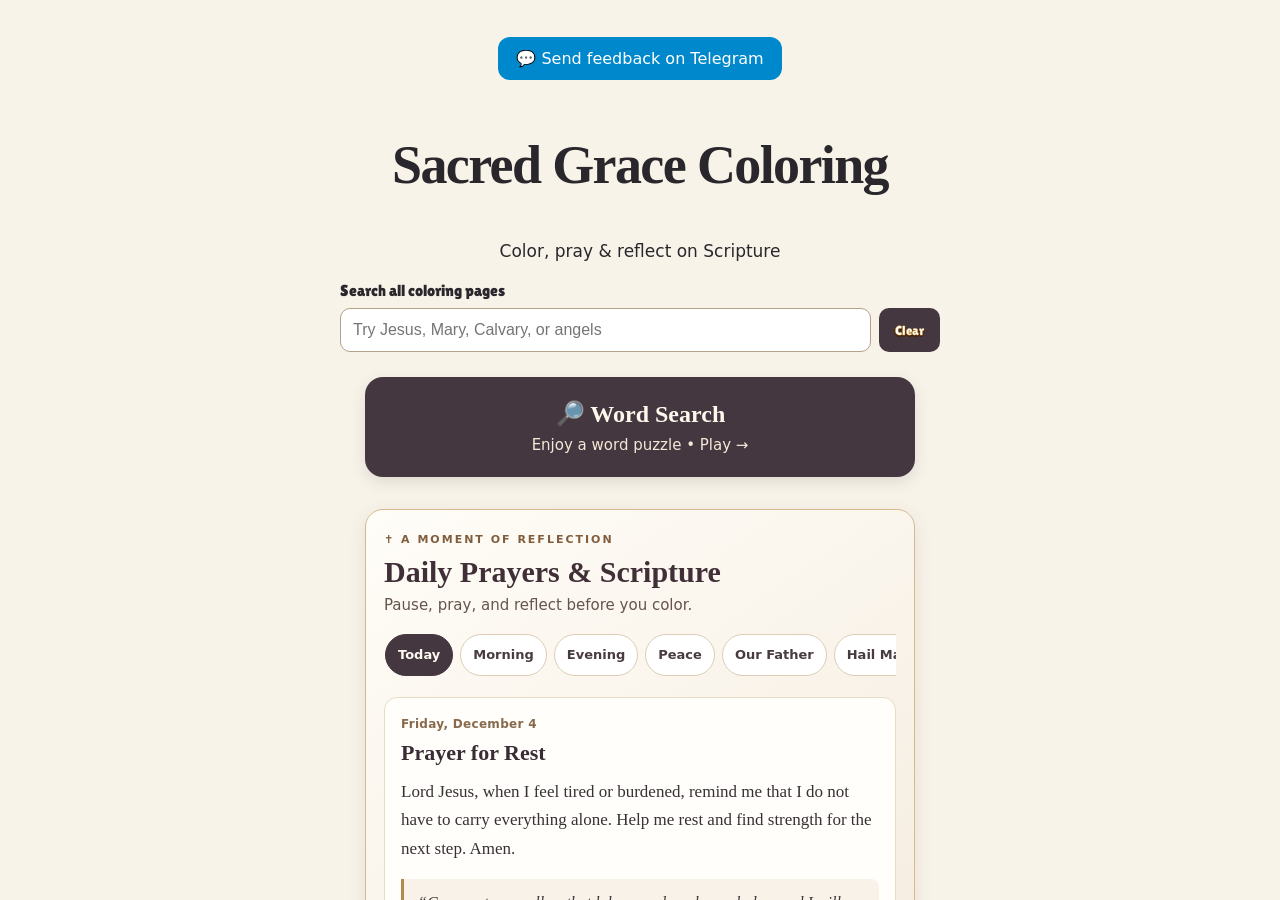
<file: index.html>
<!DOCTYPE html>
<html lang="en">
<head>
<script>
// Raster layers: the original remains locked underneath editable transparent layers.
class FarmsieLayerStack {
 constructor(width,height,base,factory=()=>document.createElement('canvas')){
  this.width=width;this.height=height;this.factory=factory;this.base=this.surface();this.base.getContext('2d').drawImage(base,0,0);this.layers=[];this.activeId=null;this.serial=0;
 }
 surface(){const c=this.factory();c.width=this.width;c.height=this.height;return c;}
 add(name='Paint layer',blend='source-over'){
  if(this.layers.length>=8)throw Error('This picture has 8 layers. Delete a layer before adding another.');
  const layer={id:'layer-'+(++this.serial),name,visible:true,opacity:1,blend,canvas:this.surface()};this.layers.push(layer);this.activeId=layer.id;return layer;
 }
 get active(){return this.layers.find(l=>l.id===this.activeId);}
 render(ctx){ctx.save();ctx.setTransform(1,0,0,1,0,0);ctx.globalAlpha=1;ctx.globalCompositeOperation='source-over';ctx.clearRect(0,0,this.width,this.height);ctx.drawImage(this.base,0,0);
  for(const l of this.layers){if(!l.visible)continue;ctx.globalAlpha=l.opacity;ctx.globalCompositeOperation=l.blend;ctx.drawImage(l.canvas,0,0);}ctx.restore();
 }
 snapshot(){return {width:this.width,height:this.height,serial:this.serial,activeId:this.activeId,layers:this.layers.map(({canvas,...meta})=>({...meta,pixels:canvas.getContext('2d').getImageData(0,0,this.width,this.height)}))};}
 restore(state){if(!state||state.width!==this.width||state.height!==this.height)return;this.serial=state.serial;this.activeId=state.activeId;this.layers=state.layers.map(({pixels,...meta})=>{const canvas=this.surface();canvas.getContext('2d').putImageData(pixels,0,0);return {...meta,canvas};});}
 duplicate(id){const source=this.layers.find(l=>l.id===id);const copy=this.add(source.name+' copy',source.blend);copy.visible=source.visible;copy.opacity=source.opacity;copy.canvas.getContext('2d').drawImage(source.canvas,0,0);return copy;}
 remove(id){this.layers=this.layers.filter(l=>l.id!==id);if(this.activeId===id)this.activeId=this.layers.at(-1)?.id||null;if(!this.layers.length)this.add();}
 move(id,delta){const from=this.layers.findIndex(l=>l.id===id),to=Math.max(0,Math.min(this.layers.length-1,from+delta));if(from<0)return;this.layers.splice(to,0,this.layers.splice(from,1)[0]);}
 serialize(){const activeId=this.activeId,serial=this.serial;const tasks=this.layers.map(({canvas,...meta})=>new Promise((resolve,reject)=>canvas.toBlob(png=>png?resolve({...meta,png}):reject(Error('Could not save a layer')),'image/png')));return Promise.all(tasks).then(layers=>({version:1,activeId,serial,layers}));}
 async load(saved,decode=createImageBitmap){if(saved?.version!==1||!Array.isArray(saved.layers)||saved.layers.length>8||!saved.layers.length)throw Error('Invalid saved layers');const loaded=[];
  for(const {png,...meta} of saved.layers){const bitmap=await decode(png),canvas=this.surface();canvas.getContext('2d').drawImage(bitmap,0,0);bitmap.close?.();loaded.push({...meta,canvas});}
  this.layers=loaded;this.serial=saved.serial;this.activeId=loaded.some(l=>l.id===saved.activeId)?saved.activeId:loaded.at(-1).id;
 }
}
if(typeof window!=='undefined')window.FarmsieLayerStack=FarmsieLayerStack;
if(typeof module!=='undefined')module.exports=FarmsieLayerStack;

</script>
<script>window.FarmsieFiles=(()=>{
 const enc=new TextEncoder();
 function download(blob,name){if(!blob)throw Error('Could not create file');const url=URL.createObjectURL(blob),a=document.createElement('a');a.href=url;a.download=name;document.body.append(a);a.click();a.remove();setTimeout(()=>URL.revokeObjectURL(url),60000);}
 function blob(canvas){return new Promise((resolve,reject)=>{try{canvas.toBlob(b=>b?resolve(b):reject(Error('Could not export picture')),'image/png');}catch(e){reject(e);}});}
 function pdf(canvas){const white=document.createElement('canvas');white.width=canvas.width;white.height=canvas.height;const c=white.getContext('2d');c.fillStyle='#fff';c.fillRect(0,0,white.width,white.height);c.drawImage(canvas,0,0);const binary=atob(white.toDataURL('image/jpeg',.95).split(',')[1]),jpeg=Uint8Array.from(binary,ch=>ch.charCodeAt(0));const scale=Math.min(540/canvas.width,720/canvas.height),w=canvas.width*scale,h=canvas.height*scale,cmd=`q ${w} 0 0 ${h} ${(612-w)/2} ${(792-h)/2} cm /Im0 Do Q`;const parts=[],offsets=[0];let size=0;const add=x=>{const b=typeof x==='string'?enc.encode(x):x;parts.push(b);size+=b.length;};add('%PDF-1.4\n');const object=(id,body)=>{offsets[id]=size;add(`${id} 0 obj\n${body}\nendobj\n`);};object(1,'<< /Type /Catalog /Pages 2 0 R >>');object(2,'<< /Type /Pages /Kids [3 0 R] /Count 1 >>');object(3,'<< /Type /Page /Parent 2 0 R /MediaBox [0 0 612 792] /Resources << /XObject << /Im0 4 0 R >> >> /Contents 5 0 R >>');offsets[4]=size;add(`4 0 obj\n<< /Type /XObject /Subtype /Image /Width ${canvas.width} /Height ${canvas.height} /ColorSpace /DeviceRGB /BitsPerComponent 8 /Filter /DCTDecode /Length ${jpeg.length} >>\nstream\n`);add(jpeg);add('\nendstream\nendobj\n');object(5,`<< /Length ${enc.encode(cmd).length} >>\nstream\n${cmd}\nendstream`);const xref=size;add('xref\n0 6\n0000000000 65535 f \n');for(let i=1;i<6;i++)add(String(offsets[i]).padStart(10,'0')+' 00000 n \n');add(`trailer\n<< /Size 6 /Root 1 0 R >>\nstartxref\n${xref}\n%%EOF`);return new Blob(parts,{type:'application/pdf'});}
 return {download,blob,pdf};
})();
</script>
    <script defer src="https://cloud.umami.is/script.js"
      data-website-id="717b10e6-44eb-4489-9562-24b593f53ab1"></script>

    <style>

.stats-bar { display:flex; justify-content:space-between; width:100%; padding:6px 4px 2px; font-size:12px; }
.stat-btn { background:none; border:none; font-size:12px; }
.stat-btn.liked { color:#FF3B30; }
    </style>
    <link href="https://fonts.googleapis.com/css2?family=Lilita+One&display=swap" rel="stylesheet">

<style>
body,
body button,
body input,
body select,
body label,
body h1,
body h2,
body h3,
body p,
body span {
    font-family: 'Lilita One', sans-serif;
    font-weight: 400;
}

body #farmsie-menu h2,
body #farmsie-menu p,
body .farmsie-picture-card span,
body header h1,
body button,
body #farmsie-tools button,
body #farmsie-tools label {
    color: #fff8e7;
    -webkit-text-stroke: 0.4px #d99a27;
    text-shadow:
        1px 1px 0 #48260e,
        -1px 1px 0 #48260e,
        0 2px 0 #48260e;
}

body #farmsie-menu h2 {
    -webkit-text-stroke: 1px #d99a27;
    text-shadow:
        2px 2px 0 #48260e,
        -2px 2px 0 #48260e,
        0 3px 0 #48260e;
}
</style>
    <meta charset="UTF-8">
    <meta name="viewport" content="width=device-width, initial-scale=1.0, user-scalable=no">
    <title>Sacred Grace Coloring — Bible Coloring Club</title>
    <script src="https://telegram.org/js/telegram-web-app.js"></script>
<style>
body {
    margin: 0;
    padding: 0;
    background: #808080;
    font-family: system-ui, -apple-system, sans-serif;
    text-align: center;
    overflow: hidden;
    -webkit-user-select: none;
    user-select: none;
}

header {
    background: #343434;
    padding: 10px;
    display: flex;
    justify-content: space-between;
    align-items: center;
}

h1 {
    font-size: 18px;
    margin: 0;
    color: white;
}

.nav-btn {
    background: #0088cc;
    color: white;
    border: none;
    padding: 6px 12px;
    border-radius: 15px;
    font-weight: bold;
    cursor: pointer;
}

#canvas-container {
    position: fixed;
    top: 56px;
    bottom: 140px;
    left: 0;
    right: 0;
    margin: 0;
    background: #808080;
    overflow: hidden;
    touch-action: none;
}

#coloring-canvas {
    display: block;
    width: auto;
    height: auto;
    max-width: 100%;
    max-height: 100%;
    touch-action: none;
}

#palette-container {
    position: fixed;
    bottom: 70px;
    width: 100%;
    overflow-x: auto;
    white-space: nowrap;
    padding: 10px 0;
    background: #343434;
}

.palette-inner {
    display: inline-flex;
    gap: 12px;
    padding: 0 15px;
}

.color-btn {
    width: 44px;
    height: 44px;
    border-radius: 50%;
    border: 3px solid white;
    cursor: pointer;
    flex-shrink: 0;
    transition: transform 0.15s;
}

.color-btn.active {
    transform: scale(1.2);
    border-color: #111;
}

footer {
    position: fixed;
    bottom: 0;
    width: 100%;
    height: 60px;
    padding: 0 10px;
    box-sizing: border-box;
    background: #343434;
    display: flex;
    justify-content: center;
    align-items: center;
    gap: 8px;
}

.action-btn {
    background: #2ecc71;
    color: white;
    border: none;
    padding: 10px 8px;
    font-size: 13px;
    font-weight: bold;
    border-radius: 20px;
    cursor: pointer;
    min-width: 0;
    flex: 1;
}

#save-picture-btn {
    background: #0088cc;
}

/* These selectors override the styles farther down. */
body #farmsie-tools {
    background: #343434;
    color: white;
}

body #farmsie-tools button {
    background: #505050;
    color: white;
}

body #farmsie-tools button.active {
    background: #0088cc;
    color: white;
}

body #farmsie-tools label {
    color: white;
}

body #farmsie-menu {
    background: #808080;
}

body #farmsie-menu h2,
body #farmsie-menu p {
    color: white;
}

body .farmsie-picture-card {
    background: #343434;
    border-color: #606060;
}

body .farmsie-picture-card span {
    color: white;
}
</style>


<style>
#farmsie-menu .farmsie-billboard {
    grid-column:1 / -1; width:100%; box-sizing:border-box;
    max-width:760px; margin:0 auto 24px; padding:22px 18px;
    background:linear-gradient(130deg,#244b3a,#163629); color:#fff8e8;
    border:2px solid #deb873; border-radius:20px;
    box-shadow:0 8px 22px #0004; text-align:center;
}
#farmsie-menu .farmsie-billboard h3 {
    font-size:clamp(24px,6vw,34px); line-height:1.2; margin:0 0 10px; color:#ffe3a1;
}
#farmsie-menu .farmsie-billboard p {
    font:16px/1.5 system-ui,sans-serif; margin:0 0 18px; color:#fff8e8;
    text-shadow:none; -webkit-text-stroke:0;
}
.farmsie-billboard-collections {display:grid;grid-template-columns:repeat(2,minmax(0,1fr));gap:10px;}
#farmsie-menu .farmsie-billboard-collections button {
    display:flex;flex-direction:column;gap:6px;align-items:center;justify-content:center;
    min-height:82px;min-width:0;padding:12px 8px;cursor:pointer;
    background:#fff5dc;color:#26372c;border:1px solid #e8c68b;border-radius:12px;
    font:600 17px/1.3 system-ui,sans-serif;text-shadow:none;-webkit-text-stroke:0;
    overflow-wrap:anywhere;
}
#farmsie-menu .farmsie-billboard-collections small {font:13px/1.4 system-ui,sans-serif;color:#475b4c;}
#farmsie-menu .farmsie-billboard-collections button:focus-visible {outline:3px solid #fff;outline-offset:3px;}
@media(min-width:700px){.farmsie-billboard-collections {grid-template-columns:repeat(4,minmax(0,1fr));}}
</style>
<style>
body > footer {display:flex;flex-wrap:wrap;gap:8px;padding:10px;height:116px;z-index:21;}
body > footer .action-btn {flex:1 1 40%!important;width:auto!important;min-height:44px;font-size:15px!important;padding:10px!important;}
#art-export-status {display:none;}

body #palette-container {bottom:126px;}
body #farmsie-tools {bottom:202px;}
body #canvas-container {bottom:260px;}
</style>
<style id="sacred-grace-devotions-style">
/* Accessible, compact devotional card: no external fonts or images needed. */
#farmsie-menu .sg-devotions {
  grid-column:1/-1; min-width:0; width:100%; box-sizing:border-box;
  padding:22px 18px; margin:0 0 6px;
  text-align:left; background:linear-gradient(145deg,#fffdf8,#f3e9db);
  border:1px solid #d8b98c; border-radius:18px;
  box-shadow:0 5px 18px rgba(67,50,39,.1);
  color:#322a30;
}
#farmsie-menu .sg-devotions * {box-sizing:border-box;}
#farmsie-menu .sg-devotions .sg-kicker {
  margin:0 0 5px; color:#805d3d!important; font:700 11px/1.4 system-ui,sans-serif;
  text-transform:uppercase;letter-spacing:2px;text-shadow:none;-webkit-text-stroke:0;
}
#farmsie-menu .sg-devotions h3 {margin:0 0 5px;font:700 clamp(23px,5.5vw,30px)/1.25 Georgia,serif;color:#412f38!important;}
#farmsie-menu .sg-devotions .sg-intro {margin:0 0 17px!important;font:15px/1.45 system-ui,sans-serif;color:#64544d!important;}
#farmsie-menu .sg-prayer-tabs {display:flex;gap:7px;overflow-x:auto;padding:0 1px 9px;margin-bottom:12px;scrollbar-width:thin;}
#farmsie-menu .sg-prayer-tabs button {
  flex:0 0 auto;min-height:42px; padding:9px 12px!important;
  background:white!important;color:#483b41!important;border:1px solid #ddcdb7!important;
  border-radius:999px!important;font:600 13px/1.2 system-ui,sans-serif!important;
  -webkit-text-stroke:0!important;text-shadow:none!important;
  cursor:pointer;white-space:nowrap;
}
#farmsie-menu .sg-prayer-tabs button[aria-pressed="true"] {background:#453740!important;color:#fffaf2!important;border-color:#453740!important;}
#farmsie-menu .sg-prayer-tabs button:focus-visible, #farmsie-menu .sg-copy-prayer:focus-visible {outline:3px solid #b18547;outline-offset:3px;}
#farmsie-menu .sg-prayer-body {padding:17px 16px;border-radius:13px;background:#fffefa;border:1px solid #e9dcc7;}
#farmsie-menu .sg-prayer-date {color:#88694b!important;font:600 12px/1.5 system-ui,sans-serif!important;letter-spacing:.3px;margin:0 0 6px!important;}
#farmsie-menu .sg-prayer-body h4 {color:#392c35;margin:0 0 11px;font:700 22px/1.25 Georgia,serif;}
#farmsie-menu .sg-prayer-text {color:#393036!important;font:17px/1.7 Georgia,serif!important;white-space:pre-line;margin:0 0 15px!important;}
#farmsie-menu .sg-scripture {padding:12px 14px;border-left:3px solid #b18a53;background:#f8f2e8;border-radius:0 8px 8px 0;}
#farmsie-menu .sg-scripture .sg-verse {font:italic 16px/1.55 Georgia,serif!important;color:#41373a!important;margin:0 0 6px!important;}
#farmsie-menu .sg-scripture .sg-reference {font:600 12px/1.4 system-ui,sans-serif!important;color:#735638!important;margin:0!important;}
#farmsie-menu .sg-reflection {margin:13px 0 0!important;font:14px/1.55 system-ui,sans-serif!important;color:#5b5050!important;}
#farmsie-menu .sg-prayer-actions {display:flex;gap:12px;align-items:center;flex-wrap:wrap;margin-top:13px;}
#farmsie-menu .sg-copy-prayer {background:#453740!important;color:#fffaf2!important;border:0!important;border-radius:9px!important;padding:12px 16px!important;font:600 14px system-ui,sans-serif!important;text-shadow:none!important;-webkit-text-stroke:0!important;cursor:pointer;}
#farmsie-menu .sg-copy-status {font:13px/1.4 system-ui,sans-serif;color:#5c4c43;}
#farmsie-menu .sg-prayer-source {margin:13px 0 0!important;font:12px/1.5 system-ui,sans-serif!important;color:#75665c!important;}
@media(max-width:400px) {#farmsie-menu .sg-devotions {padding:17px 12px;}#farmsie-menu .sg-prayer-body {padding:14px 12px;}}
</style>
</head>
<body>
    <header>
        <button class="nav-btn" onclick="changePage(-1)">◀ Prev</button>
        <h1 id="page-title">Mary at the Foot of the Cross • 1/5</h1>
        <button class="nav-btn" onclick="changePage(1)">Next ▶</button>
    </header>

    <div id="canvas-container">
        <canvas id="coloring-canvas"></canvas>
    </div>

    <div id="palette-container">
        <div class="palette-inner">
            <button class="color-btn active" style="background: #FF3B30;" data-color="rgba(255,59,48,255)"></button>
            <button class="color-btn" style="background: #FF9500;" data-color="rgba(255,149,0,255)"></button>
            <button class="color-btn" style="background: #FFCC00;" data-color="rgba(255,204,0,255)"></button>
            <button class="color-btn" style="background: #4CD964;" data-color="rgba(76,217,100,255)"></button>
            <button class="color-btn" style="background: #5AC8FA;" data-color="rgba(90,200,250,255)"></button>
            <button class="color-btn" style="background: #007AFF;" data-color="rgba(0,122,255,255)"></button>
            <button class="color-btn" style="background: #5856D6;" data-color="rgba(88,86,214,255)"></button>
           <button class="color-btn" style="background: #8D6E63;" data-color="rgba(141,110,99,255)"></button>
          <button class="color-btn"
style="background:#FF69B4;"
data-color="rgba(255,105,180,255)">
</button>

<button class="color-btn"
style="background:#9B59B6;"
data-color="rgba(155,89,182,255)">
</button>

<button class="color-btn"
style="background:#D2B48C;"
data-color="rgba(210,180,140,255)">
</button>

<button class="color-btn"
style="background:#228B22;"
data-color="rgba(34,139,34,255)">
</button>

<button class="color-btn"
style="background:#FFE4C4;"
data-color="rgba(255,228,196,255)">
</button>

<button class="color-btn"
style="background:#5D4037;"
data-color="rgba(93,64,55,255)">
</button>
        </div>
    </div>

    <footer>
        <button class="action-btn" id="save-picture-btn">⬇ Save PNG</button><button class="action-btn" id="save-page-pdf">📄 Save PDF</button>
        <p id="art-export-status" role="status" style="font:13px system-ui;color:white;margin:4px"></p>
    </footer>

    <script>
        const tg = window.Telegram && window.Telegram.WebApp ? window.Telegram.WebApp : null;
        if (tg) {
            tg.ready();
            tg.expand();
            if (tg.isVersionAtLeast?.('7.7')) tg.disableVerticalSwipes?.();
        }

        const canvas = document.getElementById('coloring-canvas');
        const ctx = canvas.getContext('2d', { willReadFrequently: true });

        // Keep original IDs 24–28 so previously saved coloring remains accessible.
        let currentPage = 24;
        let totalPages = 5;
        const pageImages = {
            24: "jesus_mary_at_cross.png",
            25: "three_crosses_calvary.png",
            26: "jesus_praying.png",
            27: "jesus_carries_cross.png",
            28: "saint_michael_archangel.png",
        };
        const pageDetails = {"24": {"name": "Mary at the Foot of the Cross", "tags": "virgin mary jesus crucifixion mother sorrow calvary"}, "25": {"name": "The Three Crosses at Calvary", "tags": "jesus crucifixion golgotha thieves three crosses"}, "26": {"name": "Jesus Prays", "tags": "jesus prayer kneeling jerusalem"}, "27": {"name": "Jesus Carries the Cross", "tags": "jesus passion via dolorosa cross"}, "28": {"name": "Saint Michael the Archangel", "tags": "michael archangel angels sword shield spiritual battle"}};
        let selectedColor = [255, 59, 48, 255];
        const baseImage = new Image();
        let boundaryMask = null;
        let maskWidth = 0;
        let maskHeight = 0;

        function buildBoundaryMask() {
            const offscreen = document.createElement('canvas');
            offscreen.width = baseImage.width;
            offscreen.height = baseImage.height;
            const offCtx = offscreen.getContext('2d', { willReadFrequently: true });
            offCtx.drawImage(baseImage, 0, 0);

            const imgData = offCtx.getImageData(0, 0, offscreen.width, offscreen.height);
            const data = imgData.data;
            const width = imgData.width;
            const height = imgData.height;
            const initialMask = new Uint8Array(width * height);

            // Detect dark outline pixels from the original line art.
            for (let i = 0; i < width * height; i++) {
                const idx = i * 4;
                const r = data[idx];
                const g = data[idx + 1];
                const b = data[idx + 2];
                const alpha = data[idx + 3];
                const brightness = (r + g + b) / 3;

                // Treat darker/gray anti-aliased pixels as boundaries too.
                if (alpha > 0 && brightness < 220) {
                    initialMask[i] = 1;
                }
            }

            // Expand boundary 1 pixel in every direction to seal tiny gaps.
            const expandedMask = new Uint8Array(initialMask);
            for (let y = 0; y < height; y++) {
                for (let x = 0; x < width; x++) {
                    const pos = y * width + x;
                    if (initialMask[pos] === 1) {
                        for (let dy = -1; dy <= 1; dy++) {
                            for (let dx = -1; dx <= 1; dx++) {
                                const nx = x + dx;
                                const ny = y + dy;
                                if (nx >= 0 && nx < width && ny >= 0 && ny < height) {
                                    expandedMask[ny * width + nx] = 1;
                                }
                            }
                        }
                    }
                }
            }

            boundaryMask = expandedMask;
            maskWidth = width;
            maskHeight = height;
        }

        // Step 5: Keep each page's colored artwork in this browser's IndexedDB.
        // The original images remain in the repository; no server or account is required.
        const progressDBName = 'farmsie-progress-v1';
        const progressStoreName = 'pages';
        let progressDBPromise = null;
        let pageLoadGeneration = 0;
        let pageReady = false;
        let saveQueue = Promise.resolve();

        function progressKey(pageNumber) {
            // Changing an image filename starts fresh progress for that image.
            return pageDetails[pageNumber]?.importId ? `import|${pageDetails[pageNumber].importId}` : `${pageNumber}|${Number(pageNumber)>=24 ? 'images/'+pageImages[pageNumber] : pageImages[pageNumber]}`;
        }

        function openProgressDB() {
            if (!progressDBPromise) {
                progressDBPromise = new Promise((resolve, reject) => {
                    if (!('indexedDB' in window)) {
                        reject(new Error('Browser storage is unavailable'));
                        return;
                    }
                    const request = indexedDB.open(progressDBName, 1);
                    request.onupgradeneeded = () => {
                        const db = request.result;
                        if (!db.objectStoreNames.contains(progressStoreName)) {
                            db.createObjectStore(progressStoreName);
                        }
                    };
                    request.onsuccess = () => resolve(request.result);
                    request.onerror = () => reject(request.error);
                });
            }
            return progressDBPromise;
        }

        async function restorePageProgress(pageNumber, generation) {
            try {
                // Wait for earlier coloring taps to finish saving before restoring.
                await saveQueue;
                if (generation !== pageLoadGeneration) return;
                const db = await openProgressDB();
                const saved = await new Promise((resolve, reject) => {
                    const transaction = db.transaction(progressStoreName, 'readonly');
                    const store=transaction.objectStore(progressStoreName);
                    const request = store.get(progressKey(pageNumber));
                    request.onsuccess = () => {
                      if(request.result || !pageDetails[pageNumber]?.importId){resolve(request.result);return;}
                      const cursor=store.openCursor();cursor.onerror=()=>reject(cursor.error);
                      cursor.onsuccess=()=>{const row=cursor.result;if(!row){resolve(null);return;}if(String(row.key).endsWith('|'+pageDetails[pageNumber].importId)){resolve(row.value);return;}row.continue();};
                    };
                    request.onerror = () => reject(request.error);
                });
                if (!saved || saved.width !== canvas.width || saved.height !== canvas.height) return null;
                const bitmap = await createImageBitmap(saved.png);
                if (generation === pageLoadGeneration && currentPage === pageNumber) {
                    ctx.drawImage(bitmap, 0, 0);
                }
                bitmap.close();
                return saved;
            } catch (error) {
                console.warn('Farmsie: could not restore saved coloring progress:', error);
            }
        }

        function autoSaveCurrentPage() {
            if (!pageReady || !boundaryMask) return;
            const key = progressKey(currentPage);
            const width = canvas.width;
            const height = canvas.height;
            // Capture before navigating away; chain writes to preserve tap order.
            const pngPromise = new Promise(resolve => canvas.toBlob(resolve, 'image/png'));
            const layerPromise = window.farmsieSerializeLayers?.() || Promise.resolve(null);
            layerPromise.catch(()=>{});
            saveQueue = saveQueue.catch(() => {}).then(async () => {
                const [png,layers] = await Promise.all([pngPromise,layerPromise]);
                if (!png) throw new Error('Could not snapshot canvas');
                const db = await openProgressDB();
                await new Promise((resolve, reject) => {
                    const transaction = db.transaction(progressStoreName, 'readwrite');
                    transaction.objectStore(progressStoreName).put({ png, width, height, layers }, key);
                    transaction.oncomplete = resolve;
                    transaction.onerror = () => reject(transaction.error);
                    transaction.onabort = () => reject(transaction.error);
                });
            }).catch(error => {
                console.warn('Farmsie: automatic save unavailable:', error);
                window.dispatchEvent(new CustomEvent('farmsie-save-error',{detail:'Could not save on this device. Export PNG to keep a copy.'}));
            });
        }

        function loadBookPage(num) {
            window.farmsieBeforePageChange?.();
            currentPage = num;
            const generation = ++pageLoadGeneration;
            pageReady = false;
            boundaryMask = null;
            document.getElementById('page-title').innerText = `${pageDetails[num].name} • ${Object.keys(pageImages).map(Number).indexOf(num)+1}/${Object.keys(pageImages).length}`;
            baseImage.onload = async () => {
                if (generation !== pageLoadGeneration) return;
                canvas.width = baseImage.width;
                canvas.height = baseImage.height;
                ctx.clearRect(0, 0, canvas.width, canvas.height);
                ctx.drawImage(baseImage, 0, 0);
                buildBoundaryMask();
                const saved = await restorePageProgress(num, generation);
                if(generation!==pageLoadGeneration)return;
                await window.farmsieInitLayers?.(saved,generation);
                if (generation === pageLoadGeneration) {
    pageReady = true;

    if (typeof window.umami?.track === 'function') {
        window.umami.track(`Picture ${num} loaded`);
    }
                }
            };
            baseImage.onerror = () => {
                if (generation === pageLoadGeneration) {
                    console.warn('Farmsie: could not load', pageImages[num]);
                }
            };
            baseImage.src = pageImages[num];
        }

        document.querySelectorAll('.color-btn').forEach(btn => {
            btn.addEventListener('click', (e) => {
                const active = document.querySelector('.color-btn.active');
                if (active) active.classList.remove('active');
                e.target.classList.add('active');
                selectedColor = e.target.getAttribute('data-color').match(/\d+/g).map(Number);
            });
        });

        function changePage(direction) {
            const pages=Object.keys(pageImages).map(Number).sort((a,b)=>a-b);
            const at=pages.indexOf(currentPage);loadBookPage(pages[(at+direction+pages.length)%pages.length]);
        }

        function fillRegion(startX, startY, fillColor) {
            if (!boundaryMask || startX < 0 || startX >= maskWidth || startY < 0 || startY >= maskHeight) return;

            const startPos = startY * maskWidth + startX;
            if (boundaryMask[startPos] === 1) return; // Don't color black outlines.

            const imgData = ctx.getImageData(0, 0, canvas.width, canvas.height);
            const data = imgData.data;
            const startIdx = startPos * 4;

            // If already this exact fill color, do nothing.
            if (
                data[startIdx] === fillColor[0] &&
                data[startIdx + 1] === fillColor[1] &&
                data[startIdx + 2] === fillColor[2] &&
                data[startIdx + 3] === fillColor[3]
            ) {
                return;
            }

            const visited = new Uint8Array(maskWidth * maskHeight);
            const stack = [startPos];
            visited[startPos] = 1;

            while (stack.length > 0) {
                const pos = stack.pop();
                const x = pos % maskWidth;
                const y = (pos / maskWidth) | 0;
                const idx = pos * 4;

                // Only color non-boundary pixels.
                if (boundaryMask[pos] === 0) {
                    data[idx] = fillColor[0];
                    data[idx + 1] = fillColor[1];
                    data[idx + 2] = fillColor[2];
                    data[idx + 3] = fillColor[3];

                    const neighbors = [
                        pos - 1,
                        pos + 1,
                        pos - maskWidth,
                        pos + maskWidth
                    ];

                    for (const n of neighbors) {
                        if (n < 0 || n >= visited.length || visited[n] === 1 || boundaryMask[n] === 1) continue;

                        // Extra left/right edge protection.
                        if ((n === pos - 1 && x === 0) || (n === pos + 1 && x === maskWidth - 1)) continue;

                        visited[n] = 1;
                        stack.push(n);
                    }
                }
            }

            ctx.putImageData(imgData, 0, 0);
            autoSaveCurrentPage();
        }

        canvas.addEventListener('click', (e) => {
            const rect = canvas.getBoundingClientRect();
            const startX = Math.floor((e.clientX - rect.left) * (canvas.width / rect.width));
            const startY = Math.floor((e.clientY - rect.top) * (canvas.height / rect.height));
            fillRegion(startX, startY, selectedColor);
        });

        // Export only the current coloring page, not the surrounding app interface.
        document.getElementById('save-picture-btn').addEventListener('click', () => {
            if (!canvas.width || !canvas.height || !boundaryMask) {
                alert('The coloring page is still loading. Please try again.');
                return;
            }

            canvas.toBlob((blob) => {
                if (!blob) {
                    alert('Could not create the picture. Please try again.');
                    return;
                }

                const url = URL.createObjectURL(blob);
                const link = document.createElement('a');
                link.href = url;
                link.download = `Sacred-Grace-Page-${currentPage}.png`;
                document.body.appendChild(link);
                link.click();
                link.remove();
                // Keep the blob alive long enough for mobile browsers to begin downloading.
                setTimeout(() => URL.revokeObjectURL(url), 60000);
            }, 'image/png');
        });

        document.getElementById('save-page-pdf').onclick = () => {
            if (!pageReady) return alert('Wait for the picture to finish loading.');
            try { FarmsieFiles.download(FarmsieFiles.pdf(canvas), `Sacred-Grace-Page-${currentPage}.pdf`); }
            catch { alert('Could not download. Try opening Sacred Grace Coloring in your browser.'); }
        };

        loadBookPage(currentPage);
    </script>

<style>
  #farmsie-tools {
    position: fixed; left: 0; right: 0; bottom: 146px; z-index: 20;
    display: flex; gap: 5px; padding: 7px; overflow-x: auto;
    background: #fff; box-shadow: 0 1px 8px #0002;
    box-sizing: border-box; scrollbar-width: thin;
  }
  #farmsie-tools button { flex: 0 0 auto; border: 0; border-radius: 9px;
    background: #e8f1f7; color: #123; padding: 8px 9px;
    font-size: 13px; font-weight: 650; min-height: 38px; }
  #farmsie-tools button.active { background: #0088cc; color: #fff; }
  #farmsie-tools label { flex: 0 0 auto; display: flex; gap: 5px;
    align-items: center; font-size: 12px; color: #333; }
  #farmsie-tools input { width: 66px; }
  html, body, #canvas-container { overscroll-behavior: none; }
  #coloring-canvas { touch-action: none; -webkit-user-drag: none; }
  #canvas-container { touch-action: none; }
</style>
<script>
(() => {
  // Requires the working Step 5 Farmsie index.html, including IndexedDB autosave.
  const stage = document.getElementById('canvas-container');
  const art = document.getElementById('coloring-canvas');
  const tools = document.createElement('div');
  tools.id = 'farmsie-tools';
  tools.setAttribute('role', 'toolbar');
  tools.setAttribute('aria-label', 'Sacred Grace coloring tools');
  tools.innerHTML = `
    <button type="button" data-tool="brush" class="active">🖌 Brush</button>
    <button type="button" data-tool="pencil">✏️ Pencil</button>
    <button type="button" data-tool="crayon">🖍️ Crayon</button>
    <button type="button" data-tool="highlighter">🖊️ Highlighter</button>
    <button type="button" data-tool="airbrush">💨 Airbrush</button>
    <button type="button" data-tool="eyedropper">💧 Eyedropper</button>
    <label>Opacity <input id="farmsie-brush-opacity" type="range" min="5" max="100" value="100" aria-label="Tool opacity"></label>
    <button type="button" data-tool="smudge">🫧 Smudge</button>
    <button type="button" data-tool="erase">🧽 Eraser</button>
    <button type="button" data-tool="move">✋ Move</button>
    <label>Size <input id="farmsie-brush-size" type="range" min="1" max="100" value="10" step="1"></label>
    <label>🎨 <input id="farmsie-custom-color" aria-label="Choose a custom color" type="color" value="#ff3b30"></label>
    <button type="button" id="farmsie-undo">↶ Undo</button>
    <button type="button" id="farmsie-redo">↷ Redo</button>
    <button type="button" id="farmsie-reset">⟲ Reset</button>
    <button type="button" id="farmsie-zoomout">−</button>
    <button type="button" id="farmsie-zoom-label">100%</button>
    <button type="button" id="farmsie-zoomin">+</button>`;
  document.getElementById('palette-container').before(tools);

  let mode = 'brush';
  let layers = null;
  let pendingInsert = null;
  let floating = null, selectionStart = null;
  let zoom = 1, panX = 0, panY = 0;
  let undo = [], redo = [];
  let originalPixels = null;
  const touches = new Map();
  let gesture = null, pinch = null;

  const maxSteps = () => Math.max(1, Math.min(6,
    Math.floor(36 * 1024 * 1024 / Math.max(1, art.width * art.height * 4 * (layers?.layers.length || 1)))));
  const snapshot = () => layers.snapshot();
  function applySnapshot(state){layers.restore(state);layers.render(ctx);notifyLayers();}
  function notifyLayers(){window.dispatchEvent(new Event('farmsie-layers-updated'));}
  const activeContext = () => layers.active.canvas.getContext('2d', {willReadFrequently:true});
  const paintBlend = () => 'source-over';
  window.farmsieInitLayers = async (saved,generation) => {
    const stack=new FarmsieLayerStack(art.width,art.height,baseImage);
    if(saved?.layers){
      try{await stack.load(saved.layers);}catch(error){console.warn(error);window.dispatchEvent(new CustomEvent('farmsie-save-error',{detail:'Layer recovery failed. Your saved picture was recovered as one layer.'}));}
    }
    if(!stack.layers.length){
      const layer=stack.add(saved?.png?'Previous artwork':'Paint 1',saved?.png?'source-over':paintBlend());
      if(saved?.png)layer.canvas.getContext('2d').drawImage(art,0,0);
    }
    if(stack.layers.length>1 || stack.layers[0]?.opacity!==1 || !stack.layers[0]?.visible){
      const flat=stack.surface(), fc=flat.getContext('2d');
      for(const l of stack.layers){if(!l.visible)continue;fc.globalAlpha=l.opacity;fc.globalCompositeOperation=l.blend;fc.drawImage(l.canvas,0,0);}
      stack.layers=[];const paint=stack.add('Paint');paint.canvas.getContext('2d').drawImage(flat,0,0);
    }
    if(generation!==pageLoadGeneration)return;
    layers=stack;layers.render(ctx);undo=[];redo=[];notifyLayers();
  };
  window.farmsieSerializeLayers = () => layers?.serialize();
  window.farmsieBeforePageChange = () => {cancelStroke();cancelFloating();layers=null;notifyLayers();};
  function beginChange() {
    undo.push(snapshot());
    if (undo.length > maxSteps()) undo.shift();
    redo = [];
  }
  function restore(state) {
    if (!state || state.width !== art.width || state.height !== art.height) return;
    applySnapshot(state);
    autoSaveCurrentPage();
  }
  tools.querySelector('#farmsie-undo').onclick = () => {
    if(floating){cancelFloating();return;}
    if (!pageReady || !undo.length) return;
    redo.push(snapshot());
    restore(undo.pop());
  };
  tools.querySelector('#farmsie-redo').onclick = () => {
    if(floating)cancelFloating();
    if (!pageReady || !redo.length) return;
    undo.push(snapshot());
    restore(redo.pop());
  };
  tools.querySelector('#farmsie-reset').onclick = () => {
    if (!pageReady || !confirm('Erase all colors on this page? Other pages stay saved.')) return;
    cancelFloating();
    beginChange();
    layers.layers=[];layers.add('Paint 1',paintBlend());layers.render(ctx);notifyLayers();
    autoSaveCurrentPage();
  };
  tools.querySelector('#farmsie-custom-color').addEventListener('input', e => {
    const hex = e.target.value;
    selectedColor = [1, 3, 5].map(i => parseInt(hex.slice(i, i+2), 16)).concat(255);
    document.querySelector('.color-btn.active')?.classList.remove('active');
  });
  const toolSettings={brush:[10,100],pencil:[4,95],crayon:[20,95],highlighter:[24,100],airbrush:[36,95],smudge:[24,100],erase:[20,100]};
  let previousPaintTool='brush';
  function selectTool(next){
    const size=tools.querySelector('#farmsie-brush-size'),alpha=tools.querySelector('#farmsie-brush-opacity');
    if(toolSettings[mode])toolSettings[mode]=[Number(size.value),Number(alpha.value)];
    if(next==='eyedropper' && toolSettings[mode] && mode!=='erase')previousPaintTool=mode;
    mode=next;
    if(toolSettings[mode])[size.value,alpha.value]=toolSettings[mode];
    updateToolReadouts();
    tools.querySelectorAll('[data-tool]').forEach(b=>{b.classList.toggle('active',b.dataset.tool===mode);b.setAttribute('aria-pressed',String(b.dataset.tool===mode));});
  }
  const sizeInput=tools.querySelector('#farmsie-brush-size'),opacityInput=tools.querySelector('#farmsie-brush-opacity');
  const sizeReadout=document.createElement('output'),opacityReadout=document.createElement('output');
  sizeInput.after(sizeReadout);opacityInput.after(opacityReadout);
  function updateToolReadouts(){
    sizeReadout.textContent=sizeInput.value;
    opacityReadout.textContent=opacityInput.value+'%';
    opacityInput.parentElement.firstChild.textContent=mode==='smudge'?'Strength ':'Opacity ';
  }
  sizeInput.addEventListener('input',updateToolReadouts);opacityInput.addEventListener('input',updateToolReadouts);
  updateToolReadouts();
  tools.querySelectorAll('[data-tool]').forEach(button=>button.onclick=()=>{cancelStroke();cancelFloating();selectTool(button.dataset.tool);});

  const selectionBox = document.createElement('div');
  selectionBox.id = 'farmsie-selection-box'; selectionBox.hidden = true;
  selectionBox.style.cssText = 'position:fixed;pointer-events:none;border:2px dashed #00d9ff;box-sizing:border-box;z-index:34;';
  document.body.append(selectionBox);
  function announceTransform(message) {
    window.dispatchEvent(new CustomEvent('farmsie-transform-status', {detail:message}));
  }
  function boxAt(x,y,w,h) {
    const r=art.getBoundingClientRect(), sx=r.width/art.width, sy=r.height/art.height;
    Object.assign(selectionBox.style,{left:(r.left+x*sx)+'px',top:(r.top+y*sy)+'px',width:(w*sx)+'px',height:(h*sy)+'px'});
    selectionBox.hidden=false;
  }
  function drawFloating() {
    if (!floating) return;
    const target=activeContext();
    target.putImageData(floating.background,0,0);
    target.drawImage(floating.image, floating.x, floating.y, floating.w, floating.h);
    layers.render(ctx);
    boxAt(floating.x,floating.y,floating.w,floating.h);
  }
  function cancelFloating(restore=true) {
    if (floating && restore && floating.page===currentPage) applySnapshot(floating.before);
    floating=null;selectionStart=null;selectionBox.hidden=true;pendingInsert=null;
    if(mode==='transform'){
      mode='brush';tools.querySelectorAll('[data-tool]').forEach(b=>b.classList.toggle('active',b.dataset.tool==='brush'));
    }
    window.dispatchEvent(new Event('farmsie-insert-ended'));
  }
  window.farmsieApplyTransform = () => {
    if (!floating || !pageReady || touches.size) return false;
    drawFloating();
    undo.push(floating.before);if(undo.length>maxSteps())undo.shift();redo=[];
    floating=null;selectionBox.hidden=true;selectionStart=null;mode='brush';
    tools.querySelectorAll('[data-tool]').forEach(b=>b.classList.toggle('active',b.dataset.tool==='brush'));
    notifyLayers();autoSaveCurrentPage();window.dispatchEvent(new Event('farmsie-insert-ended'));return true;
  };
  window.farmsieResizeTransform = factor => {
    if(!floating)return;
    const w=Math.max(4,Math.min(art.width,floating.w*factor));
    const h=w*floating.h/floating.w;
    if(h>art.height || h<4)return;
    floating.x=Math.max(0,Math.min(art.width-w,floating.x+(floating.w-w)/2));
    floating.y=Math.max(0,Math.min(art.height-h,floating.y+(floating.h-h)/2));
    floating.w=w;floating.h=h;drawFloating();
  };
  function limitPan() {
    const visible = 40;
    const width = art.clientWidth * zoom;
    const height = art.clientHeight * zoom;

    panX = Math.max(
        visible - width,
        Math.min(stage.clientWidth - visible, panX)
    );

    panY = Math.max(
        visible - height,
        Math.min(stage.clientHeight - visible, panY)
    );
  }
  function renderView() {
    limitPan();
    art.style.transformOrigin = '0 0';
    art.style.transform = `translate(${panX}px, ${panY}px) scale(${zoom})`;
    tools.querySelector('#farmsie-zoom-label').textContent = `${Math.round(zoom * 100)}%`;
    if(floating)boxAt(floating.x,floating.y,floating.w,floating.h);
  }
  function setZoom(next, focusX = stage.clientWidth / 2, focusY = stage.clientHeight / 2) {
    const z = Math.min(50, Math.max(0.1, next));
    panX = focusX - ((focusX - panX) / zoom) * z;
    panY = focusY - ((focusY - panY) / zoom) * z;
    zoom = z;
    renderView();
  }
  window.farmsieSetZoom = percent => setZoom(Number(percent)/100);
  tools.querySelector('#farmsie-zoomin').onclick = () => setZoom(zoom * 1.5);
  tools.querySelector('#farmsie-zoomout').onclick = () => setZoom(zoom / 1.5);
  tools.querySelector('#farmsie-zoom-label').onclick = () => {
    zoom = 1; panX = 0; panY = 0; renderView();
  };

  function point(e) {
    const r = art.getBoundingClientRect();
    return { x: (e.clientX - r.left) * art.width / r.width,
             y: (e.clientY - r.top) * art.height / r.height };
  }
  function local(e) {
    const r = stage.getBoundingClientRect();
    return { x: e.clientX - r.left, y: e.clientY - r.top };
  }
  function valid(p) { return p.x >= 0 && p.y >= 0 && p.x < art.width && p.y < art.height; }

  function toolRadius(tool,size,width,displayWidth,zoom){
    const factor=tool==='pencil'?.45:tool==='smudge'?1.6:1;
    const minimum=tool==='airbrush'?2:tool==='smudge'?3:.85;
    return Math.max(minimum,size*width/Math.max(1,displayWidth)/Math.sqrt(Math.max(1,zoom))/2*factor);
  }
  // Only completed, visible pigment changes qualify. Pinch/cancel rolls back first.
  const coloringVisitKey='farmsie-coloring-started-v1';
  let coloringStarted=false,coloringPending=false;
  try{coloringStarted=sessionStorage.getItem(coloringVisitKey)==='1';}catch{}
  function sendColoringStarted(){
    if(coloringStarted || !coloringPending || typeof window.umami?.track!=='function')return;
    coloringStarted=true;
    try{
      const sent=window.umami.track('Coloring started');
      try{sessionStorage.setItem(coloringVisitKey,'1');}catch{}
      Promise.resolve(sent).catch(()=>{coloringStarted=false;try{sessionStorage.removeItem(coloringVisitKey);}catch{}});
    }catch{coloringStarted=false;}
  }
  function trackCompletedColoring(completed){
    if(!completed?.inkChanged || !['brush','pencil','crayon','highlighter','airbrush'].includes(completed.tool))return;
    coloringPending=true;sendColoringStarted();
  }
  document.querySelector('script[src*="cloud.umami.is/script.js"]')?.addEventListener('load',sendColoringStarted);

  // Brush and eraser draw continuously as the user slides a finger or stylus.
  // Black outlines are never overwritten, and eraser restores the original art.
  function stroke(from, to) {
    if (!pageReady || !layers?.active?.visible || !gesture) return;
    const mode=gesture.tool;
    const target=activeContext(),image=target.getImageData(0,0,art.width,art.height),d=image.data;
    const keepLines=!pageDetails[currentPage]?.importId;
    const original=originalPixels.data;
    const size=Number(tools.querySelector('#farmsie-brush-size').value);
    const opacity=Number(tools.querySelector('#farmsie-brush-opacity').value)/100;
    // Scale against the actual displayed image, retaining a useful footprint at high zoom.
    const radius=toolRadius(mode,size,art.width,art.clientWidth||stage.clientWidth,zoom);
    const dx=to.x-from.x,dy=to.y-from.y,length=Math.hypot(dx,dy);
    const count=Math.max(1,Math.ceil(length/Math.max(.5,radius/3)));
    if(!gesture.coverage)gesture.coverage=new Float32Array(art.width*art.height);
    const smudge=mode==='smudge'?new Uint8ClampedArray(d):null;
    for(let j=0;j<=count;j++){
      const cx=from.x+dx*j/count,cy=from.y+dy*j/count;
      for(let y=Math.max(0,Math.floor(cy-radius));y<=Math.min(art.height-1,Math.ceil(cy+radius));y++){
        for(let x=Math.max(0,Math.floor(cx-radius));x<=Math.min(art.width-1,Math.ceil(cx+radius));x++){
          const distance=Math.hypot(x-cx,y-cy);if(distance>radius)continue;
          const n=y*art.width+x,k=n*4;
          if(smudge){
            const reach=Math.min(radius*.7,length);
            const sx=Math.max(0,Math.min(art.width-1,Math.round(x-(length?dx/length*reach:0))));
            const sy=Math.max(0,Math.min(art.height-1,Math.round(y-(length?dy/length*reach:0))));
            const source=(sy*art.width+sx)*4,b=.85*opacity*Math.sqrt(1-distance/radius);
            // Paint contains the original outline's shading. Never pick up or
            // alter outline pixels, including their antialiased gray edges.
            // This mask comes from the ORIGINAL, so user-painted black still blends.
            if(keepLines && (Math.min(original[k],original[k+1],original[k+2])<250 ||
              Math.min(original[source],original[source+1],original[source+2])<250))continue;
            const a=d[k+3]/255,sa=smudge[source+3]/255,out=a*(1-b)+sa*b;
            for(let c=0;c<3;c++){
              // Remove any near-white paper shading from the carried pigment,
              // then reapply the destination's original shading in place.
              const carried=keepLines?Math.min(255,smudge[source+c]*255/original[source+c])*original[k+c]/255:smudge[source+c];
              d[k+c]=out?Math.round((d[k+c]*a*(1-b)+carried*sa*b)/out):0;
            }
            d[k+3]=Math.round(out*255);continue;
          }
          let amount=opacity*Math.min(1,Math.max(0,radius-distance+.5));
          const grain=((Math.imul(x+17,374761393)^Math.imul(y+31,668265263))>>>0)%100/100;
          if(mode==='pencil')amount*=.45+.55*grain;
          if(mode==='highlighter')amount*=.28;
          if(mode==='airbrush')amount*=.65*Math.pow(1-distance/radius,2);
          if(mode==='crayon'){
            const grain=((Math.imul(x+17,374761393)^Math.imul(y+31,668265263))>>>0)%100/100;
            amount*=grain<.32?0:.18+.7*grain;
          }
          const previous=gesture.coverage[n];if(amount<=previous)continue;
          gesture.coverage[n]=amount;
          const ink=Math.min(1,(amount-previous)/Math.max(.0001,1-previous));
          if(mode==='erase'){d[k+3]=Math.round(d[k+3]*(1-ink));continue;}
          const a=d[k+3]/255,out=ink+a*(1-ink);
          const beforeVisible=[0,1,2].map(c=>Math.round(d[k+c]*a+original[k+c]*(1-a)));
          for(let c=0;c<3;c++){
            const visible=d[k+c]*a+original[k+c]*(1-a);
            const color=mode==='highlighter'?visible*selectedColor[c]/255:(keepLines?selectedColor[c]*original[k+c]/255:selectedColor[c]);
            d[k+c]=Math.round((color*ink+d[k+c]*a*(1-ink))/out);
          }
          d[k+3]=Math.round(out*255);
          const afterAlpha=d[k+3]/255;
          if([0,1,2].some(c=>Math.round(d[k+c]*afterAlpha+original[k+c]*(1-afterAlpha))!==beforeVisible[c]))gesture.inkChanged=true;
        }
      }
    }
    target.putImageData(image,0,0);layers.render(ctx);
    if(mode!=='erase')window.farmsieHaptics?.pulse();
  }

  // Keep a provisional stroke until release, so a late second finger can
  // restore it without consuming Undo or destroying Redo.
  function startStroke() {
    if (!gesture.changed) { gesture.before = snapshot(); gesture.changed = true; }
  }
  function cancelStroke() {
    if (gesture?.before) applySnapshot(gesture.before);
    if(gesture?.floatStart && floating){Object.assign(floating,gesture.floatStart);drawFloating();}
    if(selectionStart){selectionStart=null;selectionBox.hidden=true;}
    gesture = null;
    window.farmsieHaptics?.stop?.();
  }
  function enterPinch() {
    if (touches.size < 2) return;
    cancelStroke();
    const p = [...touches.values()].slice(0, 2);
    pinch = { distance: Math.hypot(p[0].x-p[1].x, p[0].y-p[1].y),
      zoom, panX, panY, center: {x:(p[0].x+p[1].x)/2, y:(p[0].y+p[1].y)/2} };
  }
  stage.addEventListener('pointerdown', e => {
    if (!pageReady || (e.pointerType === 'mouse' && e.button !== 0)) return;
    if(!['move','eyedropper'].includes(mode) && !layers?.active?.visible){
      window.dispatchEvent(new CustomEvent('farmsie-save-error',{detail:'The selected layer is hidden. Show it using Layers before drawing.'}));return;
    }
    e.preventDefault();
    stage.setPointerCapture(e.pointerId);
    touches.set(e.pointerId, local(e));
    if (touches.size >= 2) { enterPinch(); return; }
    // After a pinch, ignore the remaining finger until all fingers lift.
    if (pinch) return;
    gesture = {p: point(e), local: local(e), changed: false,
      tool: valid(point(e)) ? mode : 'move'};
    if(gesture.tool==='transform'){
      if(floating)gesture.floatStart={x:floating.x,y:floating.y};
      else selectionStart=point(e);
    }
  });
  stage.addEventListener('pointermove', e => {
    if (!touches.has(e.pointerId)) return;
    e.preventDefault();
    touches.set(e.pointerId, local(e));
    if (touches.size >= 2 && pinch) {
      const p = [...touches.values()].slice(0,2);
      const mid = {x:(p[0].x+p[1].x)/2, y:(p[0].y+p[1].y)/2};
      const dist = Math.hypot(p[0].x-p[1].x,p[0].y-p[1].y);
      const z = Math.min(50, Math.max(0.1, pinch.zoom * dist / Math.max(1, pinch.distance)));
      zoom = z;
      panX = mid.x - (pinch.center.x - pinch.panX) * z / pinch.zoom;
      panY = mid.y - (pinch.center.y - pinch.panY) * z / pinch.zoom;
      renderView(); return;
    }
    if (!gesture || pinch) return;
    const here = point(e), loc = local(e);
    if (gesture.tool === 'move') {
      panX += loc.x - gesture.local.x;
      panY += loc.y - gesture.local.y;
      renderView();
    } else if (gesture.tool === 'transform') {
      if(floating){
        floating.x=Math.max(0,Math.min(art.width-floating.w,floating.x+here.x-gesture.p.x));
        floating.y=Math.max(0,Math.min(art.height-floating.h,floating.y+here.y-gesture.p.y));drawFloating();
      }else if(selectionStart){
        boxAt(Math.min(selectionStart.x,here.x),Math.min(selectionStart.y,here.y),Math.abs(here.x-selectionStart.x),Math.abs(here.y-selectionStart.y));
      }
    } else if (gesture.tool !== 'eyedropper' && valid(here) && layers?.active?.visible) {
      startStroke(); stroke(gesture.p, here);
    }
    gesture.p = here; gesture.local = loc;
  });
  function finish(e, cancelled = false) {
    if (!touches.has(e.pointerId)) return;
    touches.delete(e.pointerId);
    if (pinch) {
      if (touches.size >= 2) enterPinch();
      else if (!touches.size) pinch = null;
      return;
    }
    if (!gesture) return;
    if (cancelled) { cancelStroke(); return; }
    const p = point(e);
    if(pageReady && gesture.tool==='transform'){
      if(selectionStart){selectArea(selectionStart,{x:Math.max(0,Math.min(art.width,p.x)),y:Math.max(0,Math.min(art.height,p.y))});selectionStart=null;}
    }else if(pageReady && gesture.tool==='eyedropper' && valid(p)){
      const picked=ctx.getImageData(Math.floor(p.x),Math.floor(p.y),1,1).data;
      selectedColor=[picked[0],picked[1],picked[2],255];
      tools.querySelector('#farmsie-custom-color').value='#'+selectedColor.slice(0,3).map(c=>c.toString(16).padStart(2,'0')).join('');
      document.querySelector('.color-btn.active')?.classList.remove('active');
      selectTool(previousPaintTool);
    }else if (pageReady && gesture.tool !== 'move' && valid(p) && layers?.active?.visible) {
      startStroke(); stroke(gesture.p, p);
    }
    if (gesture.changed) {
      undo.push(gesture.before);
      if (undo.length > maxSteps()) undo.shift();
      redo = [];
      notifyLayers();autoSaveCurrentPage();
      trackCompletedColoring(gesture);
    }
    gesture = null;
  }
  stage.addEventListener('pointerup', e => finish(e));
  stage.addEventListener('pointercancel', e => finish(e, true));
  stage.addEventListener('lostpointercapture', e => finish(e, true));
  stage.addEventListener('touchmove', e => e.preventDefault(), {passive:false});
  art.addEventListener('dragstart', e => e.preventDefault());
  window.addEventListener('blur', () => {
    cancelStroke(); touches.clear(); pinch = null;
  });
  // Block the old tap handler: this replaces its input handling, not its coloring algorithm.
  art.addEventListener('click', e => { e.preventDefault(); e.stopImmediatePropagation(); }, true);

  // Capture original pixels whenever a new coloring-book image loads.
  function refreshOriginal() {
    if (!baseImage.complete || !baseImage.naturalWidth) return;
    cancelFloating(false);
    const temp = document.createElement('canvas');
    temp.width = baseImage.naturalWidth; temp.height = baseImage.naturalHeight;
    const tctx = temp.getContext('2d', { willReadFrequently: true });
    tctx.drawImage(baseImage, 0, 0);
    originalPixels = tctx.getImageData(0,0,temp.width,temp.height);
    undo = []; redo = []; gesture = null; pinch = null; touches.clear();
    if (pendingInsert) {
      pendingInsert = null; mode = 'brush';
      tools.querySelector('[data-tool="brush"]').classList.add('active');
      window.dispatchEvent(new Event('farmsie-insert-ended'));
    }
    zoom = 1; panX = 0; panY = 0; renderView();
  }
  baseImage.addEventListener('load', refreshOriginal);
  if (baseImage.complete && baseImage.naturalWidth) refreshOriginal();
  renderView();
})();
</script>
    <!-- FARMSIE PICTURE SELECTION MENU -->

<style>
#farmsie-menu {
    position: fixed;
    inset: 0;
    background: #F7F9FC;
    z-index: 200;
    overflow-y: auto;
    padding: 25px 15px;
    box-sizing: border-box;
    text-align: center;
}

#farmsie-menu[hidden] {
    display: none;
}

#farmsie-menu h2 {
    color: #2ECC71;
    font-size: 26px;
}

#farmsie-menu p {
    color: #555;
    font-size: 16px;
}

#farmsie-picture-grid {
    display: grid;
    grid-template-columns: repeat(2, minmax(0, 1fr));
    gap: 15px;
    max-width: 550px;
    margin: 25px auto;
}

.farmsie-picture-card {
    background: white;
    border: 2px solid #ddd;
    border-radius: 15px;
    padding: 8px;
    cursor: pointer;
    overflow: hidden;
}

.farmsie-picture-card img {
    width: 100%;
    aspect-ratio: 1;
    object-fit: contain;
    display: block;
}

.farmsie-picture-card span {
    display: block;
    margin-top: 8px;
    font-weight: bold;
    color: #333;
}

.farmsie-free {
    color: #2ECC71 !important;
}

#farmsie-back-btn {
    background: #0088CC;
    color: white;
    border: none;
    padding: 12px 20px;
    border-radius: 20px;
    font-weight: bold;
}
</style>

<div id="farmsie-menu">
    <a href="https://t.me/FarmsieBooks"
   target="_blank"
   rel="noopener noreferrer"
   style="display:inline-block; margin:12px 0;
          padding:12px 18px; border-radius:12px;
          background:#0088cc; color:white;
          text-decoration:none; font-size:16px;">
    💬 Send feedback on Telegram
    </a>

    <h2>✝ Sacred Grace Coloring</h2>

    <p>Choose your favorite picture to color!</p>

    <div style="max-width:600px;margin:16px auto;text-align:left;">
      <label for="farmsie-search">Search all coloring pages</label>
      <div style="display:flex;gap:8px;margin-top:8px;">
        <input id="farmsie-search" type="search" placeholder="Try Jesus, Mary, Calvary, or angels" autocomplete="off" style="min-width:0;flex:1;padding:12px;border:1px solid #888;border-radius:10px;font:16px sans-serif;background:white;color:#111;">
        <button type="button" id="farmsie-clear-search">Clear</button>
      </div>
      <p id="farmsie-search-status" role="status" aria-live="polite"></p>
    </div>
    <div id="farmsie-search-results" hidden></div>
    <div id="farmsie-picture-grid"></div>

    <button id="farmsie-back-btn" type="button">
        ← Continue Coloring
    </button>

</div>

<script>
(function() {

    const menu = document.getElementById('farmsie-menu');

    const grid = document.getElementById('farmsie-picture-grid');

    for (const number of Object.keys(pageImages).map(Number)) {

        const card = document.createElement('button');

        card.type = 'button';
        card.className = 'farmsie-picture-card';

        const picture = document.createElement('img');

        picture.src = pageImages[number];
        picture.alt = pageDetails[number].name;

        const title = document.createElement('span');
        title.textContent = pageDetails[number].name;

        const free = document.createElement('span');
        free.className = 'farmsie-free';
        free.textContent = 'FREE';

        card.appendChild(picture);
        card.appendChild(title);
        card.appendChild(free);

        card.addEventListener('click', function() {

            currentPage = number;

            loadBookPage(number);

            menu.hidden = true;

        });

        grid.appendChild(card);
    }

    const header = document.querySelector('header');

    // Keep old navigation code, but hide its buttons.
    header.querySelectorAll('.nav-btn').forEach(function(btn) {
        btn.hidden = true;
    });

    const menuButton = document.createElement('button');

    menuButton.type = 'button';
    menuButton.className = 'nav-btn';

    menuButton.textContent = '📚 Pictures';

    menuButton.addEventListener('click', function() {
        menu.hidden = false;
    });

    header.insertBefore(menuButton, header.firstElementChild);

    document.getElementById('farmsie-back-btn')
        .addEventListener('click', function() {

            menu.hidden = true;

        });

})();
</script>

<!-- END FARMSIE PICTURE MENU -->
<!-- FARMSIE CATEGORY AND BOOK LIBRARY -->

<script>
(function() {

    const menu = document.getElementById('farmsie-menu');
    const grid = document.getElementById('farmsie-picture-grid');
    const heading = menu.querySelector('h2');
    const description = menu.querySelector('p');

    // Replace the old back button so its previous
    // click handler does not interfere with navigation.
    const oldBack = document.getElementById('farmsie-back-btn');
    const back = oldBack.cloneNode(true);
    oldBack.replaceWith(back);

    // Only the five scriptural scenes are listed. Historical pages 1–4 are
    // hidden, not deleted from a visitor's IndexedDB saved progress.
    const categories = [
        { id: 'jesus', name: '✝ Life of Jesus' },
        { id: 'mary', name: '🕊 Virgin Mary' },
        { id: 'angels', name: '✨ Angels & Archangels' }
    ];
    const books = [
        { title: 'Life of Jesus', category: 'jesus', pages: [25, 26, 27] },
        { title: 'Mary & the Passion', category: 'mary', pages: [24] },
        { title: 'Heavenly Angels', category: 'angels', pages: [28] }
    ];

    function prepareScreen(title, message, backText, backAction) {
        heading.style.removeProperty('font-size');
        heading.textContent = title;
        description.textContent = message;
        grid.innerHTML = '';

        back.textContent = backText;
        back.onclick = backAction;
    }

    function createCard(title, subtitle, image, action) {

        const card = document.createElement('button');
        card.type = 'button';
        card.className = 'farmsie-picture-card';

        if (image) {
            const picture = document.createElement('img');
            picture.loading = 'lazy';
            picture.decoding = 'async';
            picture.src = image;
            picture.alt = title;
            card.appendChild(picture);
        }

        const name = document.createElement('span');
        name.textContent = title;
        card.appendChild(name);

        const info = document.createElement('span');
        info.textContent = subtitle;
        card.appendChild(info);

        if (action) {
            card.addEventListener('click', action);
        } else {
            card.disabled = true;
            card.style.opacity = '0.5';
        }

        grid.appendChild(card);
    }


// A self-contained daily devotional. All content is on-device; no sign-in, API, or tracking.
function createPrayerPanel() {
    const daily = [
      {title:"Prayer for Stillness", prayer:"Heavenly Father, quiet the noise around me and within me. Help me recognize Your presence and receive this day with a peaceful heart. Amen.", verse:"Be still, and know that I am God.", reference:"Psalm 46:10", reflect:"Where can I make a little room for silence today?"},
      {title:"Prayer for Rest", prayer:"Lord Jesus, when I feel tired or burdened, remind me that I do not have to carry everything alone. Help me rest and find strength for the next step. Amen.", verse:"Come unto me, all ye that labour and are heavy laden, and I will give you rest.", reference:"Matthew 11:28", reflect:"What burden can I bring to God today?"},
      {title:"Prayer for Help", prayer:"Loving God, guide my decisions and steady my heart when the path is uncertain. Help me ask for wisdom, accept help, and move forward with hope. Amen.", verse:"My help cometh from the LORD, which made heaven and earth.", reference:"Psalm 121:2", reflect:"Where do I need guidance today?"},
      {title:"Prayer for Courage", prayer:"Heavenly Father, give me courage when I am afraid and kindness when I am frustrated. Help me remember that I can face today one moment at a time. Amen.", verse:"Fear thou not; for I am with thee.", reference:"Isaiah 41:10", reflect:"What small, brave action can I take today?"},
      {title:"Prayer for Trust", prayer:"Good Shepherd, help me trust Your care even when I cannot see the road ahead. Teach me to be patient, grateful, and attentive to others. Amen.", verse:"The LORD is my shepherd; I shall not want.", reference:"Psalm 23:1", reflect:"What am I thankful for right now?"},
      {title:"Prayer for a Faithful Heart", prayer:"Lord, teach me to turn to You in ordinary moments, not only when life becomes difficult. Let my words and actions reflect patience, compassion, and gratitude. Amen.", verse:"Pray without ceasing.", reference:"1 Thessalonians 5:17", reflect:"When could I pause for a short prayer today?"},
      {title:"Prayer for Peace", prayer:"Lord Jesus, bring peace to my thoughts, to my home, and to anyone who is struggling. Help me carry that peace into the way I speak and act. Amen.", verse:"Peace I leave with you, my peace I give unto you.", reference:"John 14:27", reflect:"How can I offer peace to another person?"}
    ];
    const options = {
      today:null,
      morning:{title:"Morning Prayer",prayer:"Lord, thank You for a new morning. Guide my thoughts, words, and actions today. Help me notice those who need kindness and face each task with patience. Amen.",verse:"Cause me to hear thy lovingkindness in the morning; for in thee do I trust.",reference:"Psalm 143:8",reflect:"What good intention will guide my day?"},
      evening:{title:"Evening Prayer",prayer:"Heavenly Father, thank You for carrying me through this day. Forgive my mistakes, comfort those who are hurting, and give me quiet rest tonight. Amen.",verse:"I will both lay me down in peace, and sleep: for thou, LORD, only makest me dwell in safety.",reference:"Psalm 4:8",reflect:"What moment from today deserves gratitude?"},
      peace:{title:"Prayer for Peace",prayer:"Lord Jesus, calm my anxious thoughts and soften my heart. Help me respond to others with gentleness and seek reconciliation where I can. Amen.",verse:"Peace I leave with you, my peace I give unto you.",reference:"John 14:27",reflect:"Where can I practice patience today?"},
      father:{title:"The Our Father",prayer:"Our Father, who art in heaven, hallowed be thy name. Thy kingdom come, thy will be done on earth as it is in heaven. Give us this day our daily bread, and forgive us our trespasses, as we forgive those who trespass against us. And lead us not into temptation, but deliver us from evil. Amen.",verse:"After this manner therefore pray ye: Our Father which art in heaven, Hallowed be thy name.",reference:"Matthew 6:9",reflect:"What does forgiveness mean to me today?"},
      mary:{title:"Hail Mary",prayer:"Hail Mary, full of grace, the Lord is with thee. Blessed art thou among women, and blessed is the fruit of thy womb, Jesus. Holy Mary, Mother of God, pray for us sinners, now and at the hour of our death. Amen.",verse:"Hail, thou that art highly favoured, the Lord is with thee: blessed art thou among women.",reference:"Luke 1:28",reflect:"How can I respond to others with humility?"},
      michael:{title:"Prayer to Saint Michael",prayer:"Saint Michael the Archangel, defend us in battle. Be our protection against the wickedness and snares of the devil. May God rebuke him, we humbly pray; and do thou, O Prince of the heavenly host, by the power of God, thrust into hell Satan and all the evil spirits who prowl about the world seeking the ruin of souls. Amen.",verse:"And there was war in heaven: Michael and his angels fought against the dragon.",reference:"Revelation 12:7",reflect:"How can I stand up for what is good today?"}
    };
    const today = new Date();
    const day = Math.floor(Date.UTC(today.getFullYear(),today.getMonth(),today.getDate()) / 86400000);
    options.today = daily[((day % daily.length) + daily.length) % daily.length];
    const section=document.createElement('section');
    section.className='sg-devotions';
    section.setAttribute('aria-label','Daily Prayers and Scripture');
    const kicker=document.createElement('p');kicker.className='sg-kicker';kicker.textContent='✝ A MOMENT OF REFLECTION';
    const heading=document.createElement('h3');heading.textContent='Daily Prayers & Scripture';
    const intro=document.createElement('p');intro.className='sg-intro';intro.textContent='Pause, pray, and reflect before you color.';
    const tabs=document.createElement('div');tabs.className='sg-prayer-tabs';tabs.setAttribute('role','group');tabs.setAttribute('aria-label','Select a prayer');
    const content=document.createElement('article');content.className='sg-prayer-body';content.setAttribute('aria-live','polite');
    const date=document.createElement('p');date.className='sg-prayer-date';
    const title=document.createElement('h4');
    const prayer=document.createElement('p');prayer.className='sg-prayer-text';
    const scripture=document.createElement('div');scripture.className='sg-scripture';
    const verse=document.createElement('p');verse.className='sg-verse';
    const reference=document.createElement('p');reference.className='sg-reference';
    const reflection=document.createElement('p');reflection.className='sg-reflection';
    scripture.append(verse,reference);content.append(date,title,prayer,scripture,reflection);
    const actions=document.createElement('div');actions.className='sg-prayer-actions';
    const copy=document.createElement('button');copy.type='button';copy.className='sg-copy-prayer';copy.textContent='Copy prayer';
    const status=document.createElement('span');status.className='sg-copy-status';status.setAttribute('role','status');actions.append(copy,status);
    const source=document.createElement('p');source.className='sg-prayer-source';source.textContent='Scripture excerpts: King James Version (public domain).';
    section.append(kicker,heading,intro,tabs,content,actions,source);
    let selected='today';
    const buttons=[];
    for(const [key,label] of [['today','Today'],['morning','Morning'],['evening','Evening'],['peace','Peace'],['father','Our Father'],['mary','Hail Mary'],['michael','St. Michael']]) {
      const button=document.createElement('button');button.type='button';button.textContent=label;
      button.addEventListener('click',()=>show(key));tabs.appendChild(button);buttons.push({key,button});
    }
    function show(key) {
      selected=key;const item=options[key];
      date.textContent=key==='today' ? new Intl.DateTimeFormat(undefined,{weekday:'long',month:'long',day:'numeric'}).format(today) : 'Prayer & reflection';
      title.textContent=item.title;prayer.textContent=item.prayer;
      verse.textContent='“'+item.verse+'”';reference.textContent=item.reference;
      reflection.textContent='Reflect: '+item.reflect;
      status.textContent='';
      buttons.forEach(({key:k,button})=>button.setAttribute('aria-pressed',String(k===key)));
    }
    copy.addEventListener('click',async()=>{
      const item=options[selected];const text=item.title+'\n\n'+item.prayer+'\n\n'+item.verse+' — '+item.reference;
      try {
        if(!navigator.clipboard?.writeText)throw new Error('Clipboard unavailable');
        await navigator.clipboard.writeText(text);status.textContent='Copied!';
      }catch(error){status.textContent='Copy unavailable in this browser. You can select the prayer text instead.';}
    });
    show('today');return section;
}

function showCategories() {
    prepareScreen(
        'Sacred Grace Coloring',
        'Color, pray & reflect on Scripture',
        '← Continue Coloring',
        () => { menu.hidden = true; }
    );

    const homeTitle = menu.querySelector('h2');
    homeTitle.style.fontSize = 'clamp(32px, 8vw, 54px)';

    const wordSearch = document.createElement('a');
    wordSearch.href = 'word-search.html';
    wordSearch.className = 'sacred-word-search';
    wordSearch.innerHTML = '🔎 Word Search <span>Enjoy a word puzzle • Play →</span>';
    grid.appendChild(wordSearch);
    grid.appendChild(createPrayerPanel());

    const billboard = document.createElement('section');
    billboard.className = 'farmsie-billboard';
    billboard.setAttribute('aria-label', 'Available coloring collections');
    const billboardTitle = document.createElement('h3');
    billboardTitle.textContent = 'Choose a sacred scene to color';
    billboard.appendChild(billboardTitle);
    const billboardSummary = document.createElement('p');
    billboardSummary.textContent = totalPages + ' biblical coloring pages • Relax, color & reflect';
    billboard.appendChild(billboardSummary);
    const billboardCollections = document.createElement('div');
    billboardCollections.className = 'farmsie-billboard-collections';
    categories.forEach(category => {
        const collectionBooks = books.filter(book => book.category === category.id);
        const count = collectionBooks.reduce((sum, book) => sum + book.pages.length, 0);
        if (!count) return;
        const button = document.createElement('button');
        button.type = 'button';
        const name = document.createElement('span');
        name.textContent = category.name;
        const detail = document.createElement('small');
        detail.textContent = count + (count === 1 ? ' picture' : ' pictures') + ' · Explore →';
        button.append(name, detail);
        button.addEventListener('click', () => showBooks(category));
        billboardCollections.appendChild(button);
    });
    billboard.appendChild(billboardCollections);
    grid.appendChild(billboard);
 const preview = document.createElement('section');
preview.style.cssText = `

        grid-column: 1 / -1;
        width: 100%;
        max-width: 520px;
        margin: 0 auto 20px;
        overflow: hidden;
        background: #202124;
        border: 1px solid #414348;
        border-radius: 12px;
    `;

    preview.innerHTML = `
        <img alt="Your saved coloring"
             hidden
             style="display:none; width:100%; height:auto;">
        <p class="preview-message"
           style="padding:24px 16px;">
            Loading your saved coloring…
        </p>
        <div class="stats-bar"
             aria-label="Public counts not connected">
            <span>Likes —</span>
            <span>Views —</span>
        </div>
    `;

    grid.appendChild(preview);

    const heading = document.createElement('h3');
    heading.textContent = 'Biblical Collections';
    heading.style.cssText =
        'grid-column:1 / -1; margin:0 0 12px;';
    grid.appendChild(heading);

    const categoryRow = document.createElement('div');
categoryRow.style.cssText = `

    grid-column: 1 / -1;
    display: grid;
    grid-auto-flow: column;
    grid-auto-columns: 150px;
    gap: 12px;
    min-width: 0;
    width: 100%;
    overflow-x: auto;
    padding-bottom: 12px;
    scroll-snap-type: x proximity;
`;
    grid.appendChild(categoryRow);

    categories.forEach(category => {
        const availableBooks = books.filter(
            book => book.category === category.id
        );

        createCard(
            category.name,
            availableBooks.length
                ? 'Open Collection'
                : 'Coming Soon',
            availableBooks.length
                ? pageImages[availableBooks[0].pages[0]]
                : null,
            availableBooks.length
                ? () => showBooks(category)
                : null
        );

        const card = grid.lastElementChild;
        card.style.scrollSnapAlign = 'start';
        card.style.overflowWrap = 'anywhere';
        categoryRow.appendChild(card);
    });

    // Read existing saved artwork without changing it.
    (async () => {
        const message = preview.querySelector('.preview-message');
        const image = preview.querySelector('img');

        try {
            await saveQueue;
            const db = await openProgressDB();

            // Try the current picture first, then other saved pages.
            const pages = [
                currentPage,
                ...Object.keys(pageImages)
                    .map(Number)
                    .filter(number => number !== currentPage)
            ];

            for (const number of pages) {
                if (!preview.isConnected) return;

                const saved = await new Promise((resolve, reject) => {
                    const transaction = db.transaction(
                        progressStoreName, 'readonly'
                    );
                    const request = transaction
                        .objectStore(progressStoreName)
                        .get(progressKey(number));

                    request.onsuccess = () => resolve(request.result);
                    request.onerror = () => reject(request.error);
                });

                if (!saved?.png) continue;
                if (!preview.isConnected) return;

                const url = URL.createObjectURL(saved.png);
                image.onload = image.onerror = () => {
                    URL.revokeObjectURL(url);
                };
                image.src = url;
                image.hidden = false;
                image.style.display = 'block';
                 message.textContent = `Your saved coloring • ${pageDetails[number].name}`;
                image.style.cursor = 'pointer';
image.tabIndex = 0;
image.setAttribute('role', 'button');
image.setAttribute('aria-label', `Continue coloring ${pageDetails[number].name}`);

const resumePicture = () => {
    currentPage = number;
    loadBookPage(number);
    menu.hidden = true;
};

image.onclick = resumePicture;
image.onkeydown = event => {
    if (event.key === 'Enter' || event.key === ' ') {
        event.preventDefault();
        resumePicture();
    }
};
return;
            }

            message.textContent =
                'Choose a picture below and start coloring. Your saved artwork will appear here.';
        } catch (error) {
            message.textContent =
                'Your saved preview could not be loaded.';
            console.warn('Farmsie preview:', error);
        }
    })
();
}

    // SCREEN 2: BOOKS
    function showBooks(category) {

        prepareScreen(
            category.name,
            'Choose a coloring book!',
            '← Back to Categories',
            showCategories
        );

        books.filter(
            book => book.category === category.id
        ).forEach(book => {

            createCard(
                book.title,
                book.pages.length + ' Free Pictures',
                pageImages[book.pages[0]],
                () => showPictures(book)
            );

        });
    }

    // SCREEN 3: PICTURES
    function showPictures(book) {

        prepareScreen(
            book.title,
            'Choose a picture to color!',
            '← Back to Books',
            () => {
                const category = categories.find(
                    item => item.id === book.category
                );
                showBooks(category);
            }
        );

book.pages.forEach((pageNumber, index) => {
    createCard(
        pageDetails[pageNumber].name,
        '🎨 Start Coloring',
        pageImages[pageNumber],
        () => {
            currentPage = pageNumber;
            loadBookPage(pageNumber);
            menu.hidden = true;
        }
    );
});

    }

    const search = document.getElementById('farmsie-search');
    const results = document.getElementById('farmsie-search-results');
    const status = document.getElementById('farmsie-search-status');
    results.style.cssText = 'display:grid;grid-template-columns:repeat(auto-fit,minmax(140px,1fr));gap:14px;max-width:1000px;margin:0 auto;';
    const searchStyle = document.createElement('style');
    searchStyle.textContent = '#farmsie-search-results[hidden], #farmsie-picture-grid[hidden] {display:none!important;}';
    document.head.appendChild(searchStyle);
    function normalizeSearch(value) {
        return value.normalize('NFD').replace(/[\u0300-\u036f]/g, '').toLowerCase();
    }
    function matchesPage(number, query) {
        const info = pageDetails[number];
        const haystack = normalizeSearch(info.name + ' ' + info.tags + ' ' + number);
        return normalizeSearch(query).trim().split(/\s+/).every(word => haystack.includes(word));
    }
    function updateSearch() {
        const query = search.value.trim();
        results.replaceChildren();
        results.hidden = !query;
        grid.hidden = !!query;
        back.hidden = !!query;
        if (!query) { status.textContent = ''; return; }
        const matches = Object.keys(pageDetails).map(Number).filter(number => matchesPage(number, query));
        status.textContent = matches.length ? matches.length + (matches.length === 1 ? ' picture found' : ' pictures found') : 'No pictures found. Try Jesus, Mary, prayer, or angels.';
        matches.forEach(number => {
            const book = books.find(book => book.pages.includes(number));
            const category = categories.find(category => category.id === book.category);
            createCard(pageDetails[number].name, category.name, pageImages[number], () => {
                loadBookPage(number);
                menu.hidden = true;
            });
            results.appendChild(grid.lastElementChild);
        });
    }
    search.addEventListener('input', updateSearch);
    document.getElementById('farmsie-clear-search').addEventListener('click', () => {
        search.value = ''; updateSearch(); search.focus();
    });
    search.addEventListener('keydown', event => {
        if (event.key === 'Escape') { search.value = ''; updateSearch(); }
    });

    // Begin at the category selection screen.
    showCategories();


})();
</script>

<!-- END FARMSIE BOOK LIBRARY -->

<!-- Sacred Grace: photo-upload painting workspace intentionally removed. -->


<!-- Sacred Grace: unused language panel and photo-import exports removed. -->

<style>
body #farmsie-tools button,
body #farmsie-tools label,
body .farmsie-paint-tools,
body .farmsie-paint-tools *,
body #farmsie-photo-zoom-controls button,
body .farmsie-tools-toggle {
    font-family: system-ui, sans-serif;
    font-weight: 600;
    -webkit-text-stroke: 0;
    text-shadow: none;
    color: #fff;
}

body .farmsie-tools-toggle {
    background: #454545;
    border: 1px solid #777;
    border-radius: 8px;
    padding: 10px;
    font-size: 12px;
    cursor: pointer;
}

body.farmsie-tools-hidden #farmsie-tools,
body.farmsie-tools-hidden #palette-container {
    display: none;
}

#farmsie-paint-screen.farmsie-tools-hidden
.farmsie-paint-tools,
#farmsie-paint-screen.farmsie-tools-hidden
#farmsie-photo-zoom-controls {
    display: none;
}

body #farmsie-paint-screen {
    background: #808080;
}

body .farmsie-paint-tools,
body #farmsie-photo-zoom-controls {
    background: #343434;
    border-radius: 10px;
    padding: 8px;
}

body .farmsie-paint-tools button,
body #farmsie-photo-zoom-controls button {
    background: #505050;
}
</style>

<script>
(() => {
    function addToolsToggle(parent, target, controls) {
        if (!parent || !target) return;

        const button = document.createElement('button');
        button.type = 'button';
        button.className = 'farmsie-tools-toggle';
        button.textContent = 'Hide tools';
        button.setAttribute('aria-expanded', 'true');
        button.setAttribute('aria-controls', controls);

        button.addEventListener('click', () => {
            const hidden = target.classList.toggle(
                'farmsie-tools-hidden'
            );

            button.textContent = hidden
                ? 'Show tools'
                : 'Hide tools';

            button.setAttribute(
                'aria-expanded',
                String(!hidden)
            );
        });

        parent.appendChild(button);
    }

    addToolsToggle(
        document.querySelector('header'),
        document.body,
        'farmsie-tools palette-container'
    );

    const photoScreen = document.getElementById(
        'farmsie-paint-screen'
    );
    const photoTools = document.querySelector(
        '.farmsie-paint-tools'
    );

    if (photoScreen && photoTools) {
        photoTools.id = 'farmsie-photo-tools';

        const toggleRow = document.createElement('div');
        photoTools.before(toggleRow);

        addToolsToggle(
            toggleRow,
            photoScreen,
            'farmsie-photo-tools farmsie-photo-zoom-controls'
        );
    }
})();
</script>
<style>
body .farmsie-tool-panel {
    flex: 0 0 auto;
    display: inline-block;
    margin: 3px;
}

body .farmsie-tool-panel > summary {
    list-style: none;
    cursor: pointer;
    padding: 10px 12px;
    border-radius: 8px;
    background: #505050;
    color: white;
    font: 600 13px system-ui, sans-serif;
    text-shadow: none;
    -webkit-text-stroke: 0;
}

body .farmsie-tool-panel > summary::-webkit-details-marker {
    display: none;
}

body .farmsie-tool-panel[open] > summary {
    background: #0088cc;
}

body .farmsie-panel-content {
    position: fixed;
    left: 12px;
    right: 12px;
    bottom: 140px;
    z-index: 650;
    box-sizing: border-box;
    max-height: 40vh;
    overflow: auto;
    padding: 16px;
    background: #292929;
    color: white;
    border: 1px solid #666;
    border-radius: 12px;
    box-shadow: 0 6px 24px #0006;

}

body .farmsie-panel-content label {
    display: flex;
    align-items: center;
    gap: 12px;
}

body .farmsie-panel-content input[type="range"] {
    width: 100%;
    min-width: 0;
}

body #farmsie-tools #palette-container {
    position: static;
    width: 100%;
    padding: 12px 0 0;
    background: transparent;
    box-shadow: none;
}

body #farmsie-tools .palette-inner {
    display: flex;
    flex-wrap: wrap;
    gap: 12px;
    padding: 5px;
}

body #farmsie-tools .color-btn {
    width: 32px;
    height: 32px;
}

body #farmsie-tools {
    bottom: 76px;
}
body .farmsie-panel-content label {
    display: flex;
    align-items: center;
    gap: 12px;
    width: 100%;
}

body .farmsie-panel-content input[type="range"] {
    flex: 1;
    width: 100%;
    min-width: 0;
    height: 44px;
    margin: 0;
}

body .farmsie-panel-content input[type="range"]::-webkit-slider-thumb {
    width: 28px;
    height: 28px;
    -webkit-appearance: none;
    appearance: none;
    border-radius: 50%;
    background: #0088cc;
}

body .farmsie-panel-content input[type="range"] {
    -webkit-appearance: none;
    appearance: none;
    background: transparent;
}

body .farmsie-panel-content input[type="range"]::-webkit-slider-runnable-track {
    height: 8px;
    background: #ddd;
    border-radius: 4px;
}

body .farmsie-panel-content input[type="range"]::-webkit-slider-thumb {
    margin-top: -10px;
}

body .farmsie-panel-content input[type="range"]::-moz-range-thumb {
    width: 28px;
    height: 28px;
    border: 0;
    border-radius: 50%;
    background: #0088cc;
}
/* Clean gallery cards */
body .farmsie-picture-card {
    padding: 0;
    overflow: hidden;
    background: #202124;
    border: 1px solid #414348;
    border-radius: 12px;
    box-shadow: 0 3px 10px #0003;
    text-align: left;
}

body .farmsie-picture-card img {
    display: block;
    width: 100%;
    height: auto;
    margin: 0;
    border-radius: 0;
}

body .farmsie-picture-card span,
body .farmsie-picture-card .stat-btn {
    font-family: system-ui, sans-serif;
    color: #e8eaed;
    -webkit-text-stroke: 0;
    text-shadow: none;
}

body .farmsie-picture-card > span {
    display: block;
    padding: 12px;
    font-size: 15px;
    font-weight: 600;
}

body .farmsie-picture-card .stats-bar {
    box-sizing: border-box;
    display: flex;
    justify-content: space-between;
    align-items: center;
    width: 100%;
    padding: 10px 12px;
    border-top: 1px solid #414348;
    font: 13px system-ui, sans-serif;
    color: #bdc1c6;
    -webkit-text-stroke: 0;
    text-shadow: none;
}

body .farmsie-picture-card .stat-btn {
    background: transparent;
    border: 0;
    box-shadow: none;
    padding: 6px;
    font-size: 13px;
}

body .farmsie-picture-card .stat-btn.liked {
    color: #ff6577;
}
</style>

<script>
(() => {
    function makePanel(host, title, elements) {
        const items = elements.filter(Boolean);
        if (!host || !items.length) return;

        const panel = document.createElement('details');
        panel.className = 'farmsie-tool-panel';

        const summary = document.createElement('summary');
        summary.textContent = title;

        const content = document.createElement('div');
        content.className = 'farmsie-panel-content';

        panel.append(summary, content);
        host.appendChild(panel);

        items.forEach(element => content.appendChild(element));

        panel.addEventListener('toggle', () => {
            if (!panel.open) return;

            document.querySelectorAll(
                '.farmsie-tool-panel[open]'
            ).forEach(other => {
                if (other !== panel) other.open = false;
            });
        });
    }

    const bookTools = document.getElementById('farmsie-tools');
    const bookSize = document.getElementById('farmsie-brush-size');
    const bookColor = document.getElementById('farmsie-custom-color');

    makePanel(bookTools, 'Size', [
        bookSize?.closest('label')
    ]);

    makePanel(bookTools, 'Colors', [
        bookColor?.closest('label'),
        document.getElementById('palette-container')
    ]);

    const photoTools = document.querySelector('.farmsie-paint-tools');
    const photoSize = document.getElementById('farmsie-paint-size');
    const photoColor = document.getElementById('farmsie-paint-color');

    if (photoSize) {
        photoSize.setAttribute('aria-label', 'Brush size');
    }

    makePanel(photoTools, 'Size', [photoSize]);

    makePanel(photoTools, 'Colors', [
        photoColor?.closest('label')
    ]);

    document.addEventListener('click', event => {
        if (event.target.closest('.farmsie-tool-panel')) return;

        document.querySelectorAll(
            '.farmsie-tool-panel[open]'
        ).forEach(panel => {
            panel.open = false;
        });
    });
})();
</script>

<script>
// Adjustable, rate-limited painting feedback; coloring never depends on vibration.
(() => {
    const supported = typeof navigator.vibrate === 'function';
    const key = 'farmsie-paint-vibration';
    const levels = ['off', 'gentle', 'medium', 'strong'];
    const labels = { off: 'Off', gentle: 'Gentle', medium: 'Medium', strong: 'Strong' };
    let level = 'gentle';
    try {
        const saved = localStorage.getItem(key);
        if (levels.includes(saved)) level = saved;
    } catch (_) {}
    let lastPulse = -Infinity;
    let patternIndex = 0;
    // Browsers vary pulse duration, not the motor's physical amplitude.
    const patterns = {
        gentle: [8, 12, 6, 10],
        medium: [22, 30, 18, 26],
        strong: [45, 60, 35, 50]
    };
    const buttons = [];
    const continuousButtons = [];
    let continuous = false;
    let repeatTimer = null;
    function stopContinuous() {
        continuous = false;
        clearTimeout(repeatTimer);
        repeatTimer = null;
        stop();
        render();
    }
    function runContinuous() {
        clearTimeout(repeatTimer);
        if (!continuous || document.hidden || level === 'off') {
            stopContinuous();
            return;
        }
        // Repeat short patterns to respect browser duration limits.
        const pattern = level === 'strong' ? [1000]
            : Array.from({ length: 20 }, (_, i) =>
                i % 2 === 0 ? (level === 'gentle' ? 20 : 50)
                            : (level === 'gentle' ? 80 : 50));
        try {
            if (navigator.vibrate(pattern) === false) {
                stopContinuous();
                return;
            }
        } catch (_) {
            stopContinuous();
            return;
        }
        repeatTimer = setTimeout(runContinuous, 1000);
    }
    function stop() {
        if (supported) { try { navigator.vibrate(0); } catch (_) {} }
    }
    function render() {
        continuousButtons.forEach(button => {
            button.textContent = continuous ? 'Stop Vibration' : 'Start Vibration';
            button.setAttribute('aria-pressed', String(continuous));
        });
        buttons.forEach(button => {
            button.textContent = supported
                ? 'Vibration: ' + labels[level]
                : 'Vibration unavailable';
            button.setAttribute('aria-label', supported
                ? 'Vibration: ' + labels[level] + '. Tap for ' + labels[levels[(levels.indexOf(level) + 1) % levels.length]]
                : 'Vibration unavailable');
        });
    }
    window.farmsieHaptics = {
        pulse() {
            if (!supported || continuous || level === 'off' || document.hidden) return;
            const now = performance.now();
            if (now - lastPulse < 90) return;
            lastPulse = now;
            try { navigator.vibrate(patterns[level][patternIndex++ % patterns[level].length]); } catch (_) {}
        },
        stop
    };
    function addToggle(toolbar) {
        if (!toolbar) return;
        const button = document.createElement('button');
        button.type = 'button';
        button.disabled = !supported;
        button.title = supported
            ? 'Tap to cycle Gentle, Medium, Strong, and Off'
            : 'This browser does not support painting vibration';
        button.addEventListener('click', () => {
            stop();
            level = levels[(levels.indexOf(level) + 1) % levels.length];
            patternIndex = 0;
            lastPulse = -Infinity;
            try { localStorage.setItem(key, level); } catch (_) {}
            render();
            if (continuous) runContinuous();
            else window.farmsieHaptics.pulse(); // Preview the selected level.

        });
        buttons.push(button);
        toolbar.appendChild(button);
        const continuousButton = document.createElement('button');
        continuousButton.type = 'button';
        continuousButton.disabled = !supported;
        continuousButton.title = 'Run vibration without coloring; tap again to stop';
        continuousButton.addEventListener('click', () => {
            if (continuous) { stopContinuous(); return; }
            if (level === 'off') {
                level = 'gentle';
                try { localStorage.setItem(key, level); } catch (_) {}
            }
            continuous = true;
            render();
            runContinuous();
        });
        continuousButtons.push(continuousButton);
        toolbar.appendChild(continuousButton);
    }
    addToggle(document.getElementById('farmsie-tools'));
    addToggle(document.querySelector('.farmsie-paint-tools'));
    render();
    const stopPaintingPulse = () => { if (!continuous) stop(); };
    document.addEventListener('pointerup', stopPaintingPulse, true);
    document.addEventListener('pointercancel', stopPaintingPulse, true);
    document.addEventListener('visibilitychange', () => { if (document.hidden) stopContinuous(); });
    window.addEventListener('blur', stopContinuous);
    window.addEventListener('pagehide', stopContinuous);
})();
</script>


<!-- Responsive coloring dock: keep tools above the export buttons. -->
<style id="farmsie-responsive-dock">
body > footer {
 display:grid;grid-template-columns:1fr 1fr 1.4fr;align-items:stretch;
 height:auto;min-height:62px;gap:6px;padding:7px 8px calc(7px + env(safe-area-inset-bottom,0px));
 z-index:31;
}
body > footer .action-btn {
 width:100%!important;min-width:0;min-height:48px;margin:0;
 padding:7px 5px!important;font:700 13px/1.25 system-ui,sans-serif!important;
 white-space:normal;text-shadow:none!important;box-shadow:none;
 border-radius:12px;
}
body > footer #art-export-status {display:none;}
body #farmsie-tools {
 bottom:var(--farmsie-export-height,70px);z-index:30;
 display:flex;flex-wrap:wrap;align-items:center;gap:6px;
 max-height:28vh;overflow-y:auto;overflow-x:hidden;
 padding:8px;scrollbar-width:thin;
}
body #farmsie-tools button,body #farmsie-tools summary {
 min-height:44px;padding:9px 12px;font:700 14px/1.25 system-ui,sans-serif;
 text-shadow:none!important;white-space:nowrap;
}
body #farmsie-tools .farmsie-tool-panel {flex:0 0 auto;}
body #farmsie-tools .farmsie-panel-content {
 bottom:var(--farmsie-dock-height,210px);max-height:40vh;z-index:650;
}
body #canvas-container {bottom:var(--farmsie-dock-height,210px);}
body.farmsie-tools-hidden #farmsie-tools {display:none;}
@media(min-width:800px){body #farmsie-tools{justify-content:center;}}
</style>
<script>
(() => {
 const footer=document.querySelector('body > footer'),tools=document.getElementById('farmsie-tools');
 if(!footer||!tools)return;
 function arrange(){
  const exportHeight=Math.ceil(footer.getBoundingClientRect().height);
  const toolHeight=Math.ceil(tools.getBoundingClientRect().height);
  document.documentElement.style.setProperty('--farmsie-export-height',(exportHeight+6)+'px');
  document.documentElement.style.setProperty('--farmsie-dock-height',(exportHeight+toolHeight+12)+'px');
 }
 if(window.ResizeObserver){const observer=new ResizeObserver(arrange);observer.observe(footer);observer.observe(tools);}
 const observer=new MutationObserver(arrange);observer.observe(document.body,{attributes:true,attributeFilter:['class']});
 window.addEventListener('resize',arrange);
 if(window.visualViewport)window.visualViewport.addEventListener('resize',arrange);
 if(document.fonts)document.fonts.ready.then(arrange);
 arrange();
})();
</script>

<!-- Compact toolbar and artwork additions. -->
<style>
body > footer {display:none!important;}
body #farmsie-tools {
 bottom:0;display:grid;grid-template-columns:repeat(5,minmax(0,1fr));
 gap:4px;padding:6px 6px calc(6px + env(safe-area-inset-bottom,0px));
 overflow:visible;max-height:none;box-sizing:border-box;
}
body #farmsie-tools > button,body #farmsie-tools > details > summary {
 width:100%;min-width:0;box-sizing:border-box;padding:10px 2px;
 font:600 13px/1.2 system-ui,sans-serif;min-height:46px;text-align:center;
}
body #farmsie-tools > details {display:block;margin:0;min-width:0;}
body #farmsie-tools .farmsie-panel-content {
 bottom:var(--farmsie-dock-height,70px);max-height:55dvh;
 left:8px;right:8px;max-width:600px;margin:auto;overflow:auto;
}
body #farmsie-tools .farmsie-panel-content * {
 font-family:system-ui,sans-serif;text-shadow:none;-webkit-text-stroke:0;
}
body #farmsie-tools .farmsie-panel-content h3 {color:white;font-size:16px;margin:10px 0;}
body #farmsie-tools .farmsie-panel-content p {font-size:13px;color:#ddd;}
body #farmsie-tools .farmsie-panel-content label {color:white;margin:12px 0;flex-wrap:wrap;font-size:14px;}
body #farmsie-tools .farmsie-panel-content input[type=range] {width:100%;}
body #farmsie-tools .farmsie-panel-content input[type=text] {width:100%;box-sizing:border-box;padding:12px;font-size:16px;border-radius:8px;}
body #farmsie-tools .farmsie-panel-content select {font-size:16px;padding:8px;}
body #farmsie-tools .farmsie-panel-content button {margin:3px;white-space:normal;}
body #farmsie-tools #palette-container {position:static;display:flex;flex-wrap:wrap;width:100%;max-height:none;}
body #farmsie-tools #palette-container .color-btn {min-height:32px;width:32px;height:32px;flex:0 0 32px;padding:0;}
#farmsie-insert-notice {position:fixed;left:10px;right:10px;bottom:var(--farmsie-dock-height,70px);z-index:35;background:#153f51;color:white;padding:10px;border-radius:10px;font:14px system-ui;text-align:center;}
#farmsie-insert-notice[hidden] {display:none;}
</style>
<script>
(() => {
 const tools=document.getElementById('farmsie-tools');
 const brush=tools.querySelector('[data-tool="brush"]'),erase=tools.querySelector('[data-tool="erase"]'),move=tools.querySelector('[data-tool="move"]'),undo=document.getElementById('farmsie-undo');
 function drawer(title,id){
  const d=document.createElement('details');d.className='farmsie-tool-panel';d.id=id;
  const summary=document.createElement('summary');summary.textContent=title;
  const content=document.createElement('div');content.className='farmsie-panel-content';
  d.append(summary,content);return {d,content};
 }
 const draw=drawer('🖌 Draw','farmsie-draw-drawer'),more=drawer('⋯ More','farmsie-more-drawer');
 const size=document.getElementById('farmsie-brush-size').closest('label');
 const color=document.getElementById('farmsie-custom-color').closest('label');
 const palette=document.getElementById('palette-container');
 draw.content.append(brush,...['pencil','crayon','highlighter','airbrush','eyedropper','smudge'].map(name=>tools.querySelector('[data-tool="'+name+'"]')),size,document.getElementById('farmsie-brush-opacity').closest('label'),color,palette);
 tools.querySelectorAll(':scope > .farmsie-tool-panel').forEach(d=>d.remove());
 const remaining=[...tools.children].filter(e=>![erase,move,undo].includes(e));
 more.content.innerHTML=`<h3>History, zoom & settings</h3><div id="farmsie-extra-controls"></div><h3>Save & activities</h3><div id="farmsie-export-controls"></div>`;
 more.content.querySelector('#farmsie-extra-controls').append(...remaining);
 for(const percent of [1000,2500,5000]){
  const b=document.createElement('button');b.type='button';b.textContent=percent.toLocaleString()+'% zoom';
  b.onclick=()=>window.farmsieSetZoom(percent);more.content.querySelector('#farmsie-extra-controls').append(b);
 }
 more.content.querySelector('#farmsie-export-controls').append(...document.querySelector('body > footer').children);
 tools.replaceChildren(draw.d,erase,move,undo,more.d);
 function close(){draw.d.open=false;more.d.open=false;}
 for(const d of [draw.d,more.d])d.addEventListener('toggle',()=>{if(d.open)(d===draw.d?more.d:draw.d).open=false;});
 document.getElementById('canvas-container').addEventListener('pointerdown',close,true);
 document.addEventListener('keydown',e=>{if(e.key==='Escape'){close();brush.click();}});
 for(const button of [brush,erase,move,undo,...['pencil','crayon','highlighter','airbrush','eyedropper','smudge'].map(name=>tools.querySelector('[data-tool="'+name+'"]'))])button.addEventListener('click',close);
 window.dispatchEvent(new Event('resize'));
})();
</script>

<style>
#farmsie-insert-notice button {min-height:40px;border:0;border-radius:8px;margin:3px;padding:7px 10px;font:600 13px system-ui;background:#fff;color:#123;}
#farmsie-insert-notice span {display:block;color:white;font:14px system-ui;text-shadow:none;-webkit-text-stroke:0;margin-bottom:5px;}
body:has(#farmsie-menu:not([hidden])) #farmsie-insert-notice,body:has(#farmsie-menu:not([hidden])) #farmsie-selection-box {display:none;}
</style>

<style>
#farmsie-layers-button {position:fixed;right:10px;bottom:calc(var(--farmsie-dock-height,70px) + 8px);z-index:36;border:1px solid #8a9bac;border-radius:12px;background:#183b50;color:white;padding:10px 14px;min-height:44px;font:600 14px system-ui;text-shadow:none;-webkit-text-stroke:0;}
#farmsie-layers-panel {position:fixed;right:8px;left:auto;bottom:calc(var(--farmsie-dock-height,70px) + 60px);z-index:700;width:min(360px,calc(100vw - 16px));max-height:62dvh;overflow:auto;box-sizing:border-box;padding:14px;border:1px solid #627887;border-radius:16px;background:#17232e;color:white;box-shadow:0 8px 28px #0008;}
#farmsie-layers-panel[hidden] {display:none;}
#farmsie-layers-panel * {font-family:system-ui,sans-serif;text-shadow:none;-webkit-text-stroke:0;color:inherit;box-sizing:border-box;}
#farmsie-layers-panel h2 {font-size:18px;margin:0 0 8px;}
#farmsie-layers-panel p {font-size:13px;line-height:1.4;}
#farmsie-layers-panel button {background:#365266;border:1px solid #678498;border-radius:8px;padding:8px;min-height:40px;margin:3px;font-size:13px;}
#farmsie-layers-panel .layer-row {border:1px solid #455c70;border-radius:10px;padding:8px;margin:10px 0;}
#farmsie-layers-panel .layer-row.selected {border:2px solid #44c8ff;background:#223f52;}
#farmsie-layers-panel .layer-name {display:block;width:100%;margin:0 0 5px;text-align:left;font-weight:700;overflow-wrap:anywhere;}
#farmsie-layers-panel label {font-size:13px;display:flex;gap:8px;align-items:center;margin:8px 0;}
#farmsie-layers-panel input[type=range] {width:100%;min-width:0;}
body:has(#farmsie-menu:not([hidden])) #farmsie-layers-button,body:has(#farmsie-menu:not([hidden])) #farmsie-layers-panel,body:has(#farmsie-insert-notice:not([hidden])) #farmsie-layers-button {display:none;}
#farmsie-global-status {position:fixed;top:64px;left:10px;right:10px;z-index:800;background:#522a15;color:white;padding:12px;border-radius:10px;font:14px system-ui;}
#farmsie-global-status[hidden] {display:none;}
.farmsie-import-wrap {min-width:0;display:flex;flex-direction:column;gap:6px;}
.farmsie-import-wrap > .farmsie-picture-card {width:100%;flex:1;}
.farmsie-import-delete {background:#572b32;color:white;border:1px solid #a95c69;border-radius:10px;padding:10px;min-height:44px;font:600 14px system-ui;text-shadow:none;-webkit-text-stroke:0;}
</style>
<script>
(() => {
 const status=document.createElement('div');status.id='farmsie-global-status';status.hidden=true;status.setAttribute('role','alert');document.body.append(status);
 window.addEventListener('farmsie-save-error',e=>{status.textContent=e.detail+' Tap to dismiss.';status.hidden=false;});status.onclick=()=>status.hidden=true;
})();
</script>

<!-- Sacred Grace visual identity; internal 'farmsie-*' selectors stay for compatibility. -->
<style id="sacred-grace-theme">
:root {--sg-ivory:#f8f3e9;--sg-parchment:#fffaf0;--sg-ink:#29272b;--sg-gold:#b18547;--sg-gold-dark:#73552d;--sg-plum:#3d303c;}
body #farmsie-menu {background:var(--sg-ivory);color:var(--sg-ink);}
body #farmsie-menu h2,body #farmsie-menu p,body #farmsie-menu h3,
body #farmsie-menu label {color:var(--sg-ink)!important;text-shadow:none!important;-webkit-text-stroke:0!important;}
body #farmsie-menu > h2 {font-family:Georgia,'Times New Roman',serif;font-weight:700;letter-spacing:-.03em;line-height:1.06;}
body #farmsie-menu > p {font-family:system-ui,sans-serif;font-size:17px;line-height:1.5;}
body #farmsie-menu .farmsie-billboard {background:linear-gradient(150deg,#fffaf0,#f2e7d2);border:2px solid var(--sg-gold);box-shadow:0 7px 20px #5b45321c;}
body #farmsie-menu .farmsie-billboard h3 {font-family:Georgia,serif;font-weight:700;color:#503a30!important;}
body #farmsie-menu .farmsie-billboard p {color:#584c42!important;}
body #farmsie-menu .farmsie-billboard-collections button {background:#fffefa;color:#312e2e;border-color:#d9bb89;text-shadow:none;-webkit-text-stroke:0;}
body #farmsie-menu .farmsie-billboard-collections button span {color:#312e2e!important;text-shadow:none;-webkit-text-stroke:0;}
body #farmsie-menu .farmsie-billboard-collections button small {color:#62544b;}
body #farmsie-menu .farmsie-picture-card {background:#fffefa;border:1px solid #dcc9ad;box-shadow:0 4px 12px #563b271c;}
body #farmsie-menu .farmsie-picture-card span {color:#302b2a!important;text-shadow:none!important;-webkit-text-stroke:0!important;}
body #farmsie-menu .farmsie-picture-card img {object-fit:contain;background:white;}
body #farmsie-menu .sacred-word-search {grid-column:1/-1;display:block;background:#453740;color:#fff9ed;padding:23px 18px;border-radius:18px;text-decoration:none;margin-bottom:17px;font:700 24px Georgia,serif;box-shadow:0 5px 15px #352a301f;}
body #farmsie-menu .sacred-word-search span {display:block;color:#f4e8d7;margin-top:8px;font:400 15px system-ui,sans-serif;}
body #farmsie-menu .sacred-word-search:focus-visible,body #farmsie-menu button:focus-visible {outline:3px solid #926228;outline-offset:3px;}
body #farmsie-search {color:#222;background:#fff;border-color:#b4a18b!important;}
body #farmsie-menu #farmsie-search-status {font:14px system-ui,sans-serif;}
body #farmsie-menu #farmsie-back-btn, body #farmsie-menu #farmsie-clear-search {background:#453740;color:#fff!important;border:0;border-radius:10px;padding:12px 16px;}
body header {background:#343038;}
body #farmsie-menu .stats-bar {color:#555;}
body #farmsie-menu .stats-bar span {color:#555;}
body #farmsie-menu .preview-message {color:#fff!important;}
</style>
</body>
</html>
</file>
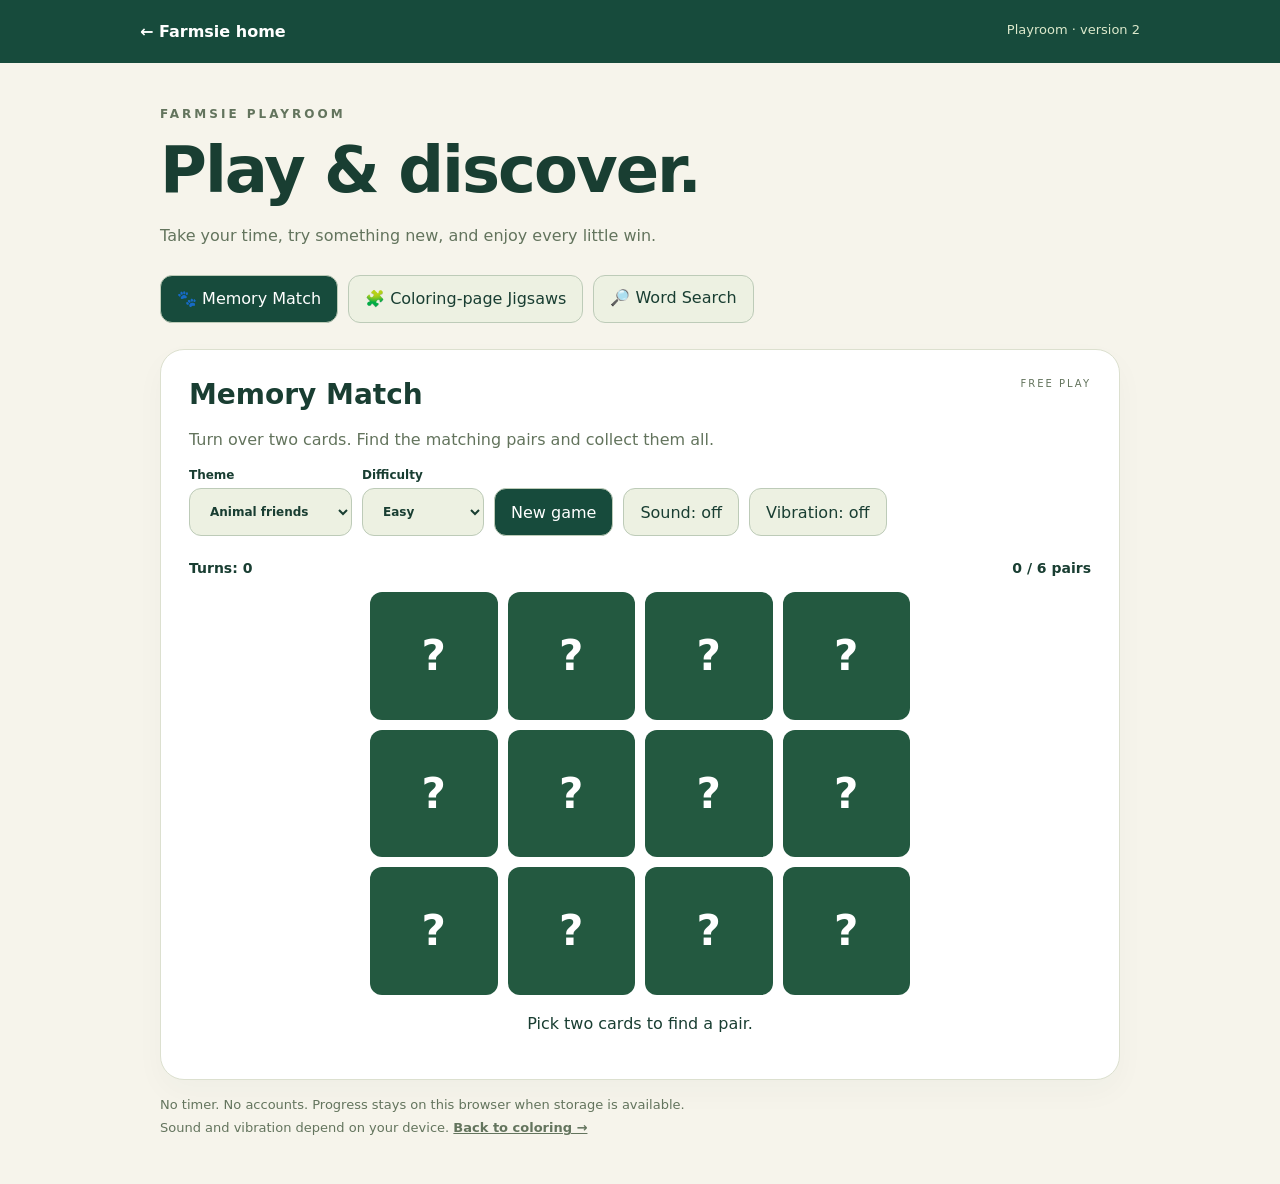
<file: activities.html>
<!doctype html>
<html lang="en"><head><meta charset="utf-8"><meta name="viewport" content="width=device-width,initial-scale=1"><meta name="theme-color" content="#174b3c"><title>Play & Discover · Farmsie</title><style>*{box-sizing:border-box}body{margin:0;background:#f6f4eb;color:#193e32;font:16px system-ui,sans-serif}header{padding:22px max(20px,calc((100% - 1000px)/2));background:#174b3c;color:white;display:flex;justify-content:space-between;gap:16px}a{color:inherit}header a{text-decoration:none;font-weight:800}header span{font-size:13px;color:#dce9cc}main{max-width:1000px;margin:auto;padding:32px 20px}.eyebrow{letter-spacing:3px;font-size:12px;font-weight:800;color:#63745d}h1{font-size:clamp(38px,7vw,64px);letter-spacing:-2px;margin:12px 0}.intro{color:#63745d;line-height:1.6}nav{display:flex;gap:10px;flex-wrap:wrap;margin:26px 0}button,select,nav a{font:inherit;min-height:48px;border-radius:12px;border:1px solid #bdcbb8;padding:12px 16px;background:#edf1e2;color:#193e32}button{cursor:pointer}nav a{text-decoration:none}nav button[aria-pressed=true],#new,#again{background:#174b3c;color:white}button:focus-visible,a:focus-visible,select:focus-visible{outline:3px solid #bb7510;outline-offset:3px}.game{background:white;border:1px solid #dce0cf;border-radius:24px;padding:28px;box-shadow:0 12px 30px #183e3208}.heading{display:flex;justify-content:space-between;gap:16px}h2{font-size:28px;margin:0}#instructions{max-width:580px;line-height:1.6;color:#63745d}#badge{font-size:10px;letter-spacing:2px;white-space:nowrap;color:#63745d}.controls{display:flex;align-items:end;gap:10px;flex-wrap:wrap}label{display:grid;gap:6px;font-size:12px;font-weight:700}label[hidden]{display:none}.stats{display:flex;justify-content:space-between;margin:24px 0 16px;font-weight:700;font-size:14px}#board{display:grid;grid-template-columns:repeat(var(--cols),1fr);gap:10px;max-width:540px;margin:auto}#board button{padding:0;aspect-ratio:1;font-size:clamp(23px,6vw,42px);font-weight:800;background:#235940;color:#fff;border:0;min-height:0;touch-action:manipulation}#board button.revealed{background:#fff2c7;color:#193e32}#board button.matched{background:#d7eac5;color:#193e32}#board button.tile{background:#e9bd59;color:#193e32}#board .blank{aspect-ratio:1;border:2px dashed #dce0cf;border-radius:12px}#status{min-height:28px;line-height:1.6;text-align:center;margin-bottom:12px}#again{display:block;margin:auto}#again[hidden]{display:none}.foot{font-size:13px;line-height:1.8;color:#63745d}.foot a{font-weight:700}@media(max-width:500px){main{padding:22px 14px}.game{padding:18px}header span,#badge{display:none}#board{gap:7px}.controls button{font-size:13px;padding:10px}h2{font-size:24px}}
</style></head>
<body><header><a href="index.html">← Farmsie home</a><span>Playroom · version 2</span></header><main><p class="eyebrow">FARMSIE PLAYROOM</p><h1>Play & discover.</h1><p class="intro">Take your time, try something new, and enjoy every little win.</p><nav aria-label="Activities"><button id="memoryTab">🐾 Memory Match</button><button id="slideTab">🧩 Coloring-page Jigsaws</button><a href="word-search.html">🔎 Word Search</a></nav><p id="startup" role="status">Starting games… If no cards appear, open this page in your browser with JavaScript enabled.</p><noscript>These games need JavaScript enabled in your browser.</noscript><section class="game"><div class="heading"><div><h2 id="title"></h2><p id="instructions"></p></div><span id="badge">FREE PLAY</span></div><div class="controls"><label id="themeLabel">Theme<select id="theme"><option value="animals">Animal friends</option><option value="food">Yummy foods</option><option value="space">Space explorers</option></select></label><label>Difficulty<select id="level"><option value="easy">Easy</option><option value="hard">Challenge</option></select></label><button id="new">New game</button><button id="sound" aria-pressed="false">Sound: off</button><button id="vibration" aria-pressed="false">Vibration: off</button></div><div class="stats"><span id="moves"></span><span id="progress"></span></div><div id="board" aria-label="Game board"></div><p id="status" role="status" aria-live="polite"></p><button id="again" hidden>Play again ✨</button></section><p class="foot">No timer. No accounts. Progress stays on this browser when storage is available.<br>Sound and vibration depend on your device. <a href="index.html">Back to coloring →</a></p></main><script>
'use strict';
(() => {
const $=id=>document.getElementById(id), key='farmsie-playroom-v1';
const themes={animals:['🐶','🐱','🐰','🦊','🐼','🐸','🦁','🐨'],food:['🍎','🍓','🍋','🍇','🥕','🍉','🍒','🌽'],space:['🚀','🪐','⭐','🌙','🌍','☀️','🛸','👽']};
let data={games:{},sound:false,vibration:false}, mode='memory', open=[],pending=null,audio;
try {const raw=JSON.parse(localStorage.getItem(key));if(raw&&raw.games&&typeof raw.games==='object')data={games:raw.games,sound:raw.sound===true,vibration:raw.vibration===true};} catch {}
function save(){try{localStorage.setItem(key,JSON.stringify(data));}catch{}}
function shuffle(a){for(let i=a.length-1;i>0;i--){const j=Math.floor(Math.random()*(i+1));[a[i],a[j]]=[a[j],a[i]];}return a;}
function neighbors(i,n){return [i-n,i+n,...(i%n?[i-1]:[]),...(i%n<n-1?[i+1]:[])].filter(x=>x>=0&&x<n*n);}
function valid(g,m){if(!g||!['easy','hard'].includes(g.level)||!Number.isInteger(g.moves)||g.moves<0)return false;if(m==='memory'){const count=g.level==='easy'?6:8;return themes[g.theme]&&Array.isArray(g.cards)&&g.cards.length===count*2&&themes[g.theme].slice(0,count).every(v=>g.cards.filter(x=>x===v).length===2)&&Array.isArray(g.matched)&&new Set(g.matched).size===g.matched.length&&g.matched.every(i=>Number.isInteger(i)&&i>=0&&i<g.cards.length)&&themes[g.theme].every(v=>g.matched.filter(i=>g.cards[i]===v).length%2===0);}const n=g.level==='easy'?3:4;return g.n===n&&Array.isArray(g.tiles)&&g.tiles.length===n*n&&new Set(g.tiles).size===n*n&&g.tiles.every(x=>Number.isInteger(x)&&x>=0&&x<n*n);}
function make(){const level=$('level').value;if(mode==='memory'){const theme=$('theme').value,pairs=themes[theme].slice(0,level==='easy'?6:8);return {level,theme,cards:shuffle([...pairs,...pairs]),matched:[],moves:0};}const n=level==='easy'?3:4,tiles=Array.from({length:n*n},(_,i)=>(i+1)%(n*n));let blank=n*n-1,previous=-1;for(let k=0;k< n*n*30;k++){const options=neighbors(blank,n).filter(i=>i!==previous),next=options[Math.floor(Math.random()*options.length)];[tiles[blank],tiles[next]]=[tiles[next],tiles[blank]];previous=blank;blank=next;}if(tiles.every((v,i)=>v===(i+1)%(n*n))){const next=neighbors(blank,n)[0];[tiles[blank],tiles[next]]=[tiles[next],tiles[blank]];}return {level,n,tiles,moves:0};}
function feedback(win){try{if(data.vibration&&navigator.vibrate)navigator.vibrate(win?[50,50,80]:25);}catch{}if(data.sound){try{if(!audio)audio=new (window.AudioContext||window.webkitAudioContext)();const resumed=audio.resume();if(resumed&&resumed.catch)resumed.catch(()=>{});[523,...(win?[659,784]:[])].forEach((f,i)=>{const o=audio.createOscillator(),v=audio.createGain(),t=audio.currentTime+i*.13;o.frequency.value=f;v.gain.setValueAtTime(.08,t);v.gain.exponentialRampToValueAtTime(.001,t+.18);o.connect(v);v.connect(audio.destination);o.start(t);o.stop(t+.2);});}catch{}}}
function done(g){return mode==='memory'?g.matched.length===g.cards.length:g.tiles.every((v,i)=>v===(i+1)%(g.n*g.n));}
function cancel(){clearTimeout(pending);pending=null;open=[];}
function fresh(){cancel();data.games[mode]=make();save();render();}
function render(){const g=data.games[mode],won=done(g);$('title').textContent=mode==='memory'?'Memory Match':'Sliding Puzzle';$('instructions').textContent=mode==='memory'?'Turn over two cards. Find the matching pairs and collect them all.':'Tap a tile next to the empty space to slide it. Put the numbers in order, with the empty space last.';$('themeLabel').hidden=mode!=='memory';$('level').value=g.level;if(mode==='memory')$('theme').value=g.theme;$('memoryTab').setAttribute('aria-pressed',mode==='memory');$('slideTab').setAttribute('aria-pressed',mode==='slide');$('moves').textContent=(mode==='memory'?'Turns: ':'Moves: ')+g.moves;$('progress').textContent=mode==='memory'?g.matched.length/2+' / '+g.cards.length/2+' pairs':g.n+' × '+g.n+' puzzle';$('board').style.setProperty('--cols',mode==='memory'?4:g.n);$('board').replaceChildren();
(mode==='memory'?g.cards:g.tiles).forEach((value,i)=>{if(mode==='slide'&&value===0){const blank=document.createElement('div');blank.className='blank';blank.setAttribute('aria-label','Empty space');$('board').append(blank);return;}const b=document.createElement('button');b.type='button';b.dataset.index=i;if(mode==='memory'){const matched=g.matched.includes(i),shown=matched||open.includes(i);b.textContent=shown?value:'?';b.className=matched?'matched':shown?'revealed':'';b.setAttribute('aria-label',shown?(matched?'Matched ':'Revealed ')+value:'Hidden card '+(i+1));b.disabled=matched||won;b.onclick=()=>flip(i);}else{b.className='tile';b.textContent=value;b.setAttribute('aria-label','Slide tile '+value);b.disabled=won;b.onclick=()=>slide(i);} $('board').append(b);});
$('again').hidden=!won;$('status').textContent=won?'🎉 You did it! Ready for another round?':mode==='memory'?(open.length===2?'Take a look—then try another pair.':open.length===1?'Choose one more card.':'Pick two cards to find a pair.'):'Arrange the tiles from 1 to '+(g.n*g.n-1)+'.';for(const type of ['sound','vibration']){$(type).textContent=type[0].toUpperCase()+type.slice(1)+': '+(data[type]?'on':'off');$(type).setAttribute('aria-pressed',data[type]);}}
function refocus(i){const target=$('board').querySelector('[data-index="'+i+'"]');if(target){try{target.focus({preventScroll:true});}catch{}}}
function flip(i){const g=data.games.memory;if(pending||g.matched.includes(i)||open.includes(i)||done(g))return;open.push(i);if(open.length===2){g.moves++;if(g.cards[open[0]]===g.cards[open[1]]){g.matched.push(...open);open=[];feedback(done(g));save();}else{save();pending=setTimeout(()=>{pending=null;open=[];render();},850);}}render();refocus(i);}
function slide(i){const g=data.games.slide,blank=g.tiles.indexOf(0);if(done(g))return;if(!neighbors(blank,g.n).includes(i)){$('status').textContent='Choose a tile touching the empty space.';return;}[g.tiles[i],g.tiles[blank]]=[g.tiles[blank],g.tiles[i]];g.moves++;save();if(done(g))feedback(true);render();refocus(blank);}
function switchMode(next){cancel();mode=next;try{history.replaceState(null,'','#'+mode);}catch{}if(!valid(data.games[mode],mode)){data.games[mode]=make();save();}render();}
$('memoryTab').onclick=()=>switchMode('memory');$('slideTab').onclick=()=>{location.href='jigsaw.html';};$('new').onclick=fresh;$('again').onclick=fresh;$('level').onchange=fresh;$('theme').onchange=fresh;for(const type of ['sound','vibration'])$(type).onclick=()=>{data[type]=!data[type];save();render();if(data[type])feedback(false);};window.addEventListener('hashchange',()=>switchMode(location.hash==='#slide'?'slide':'memory'));switchMode(mode);$('startup').hidden=true;
})();

</script></body></html>
</file>
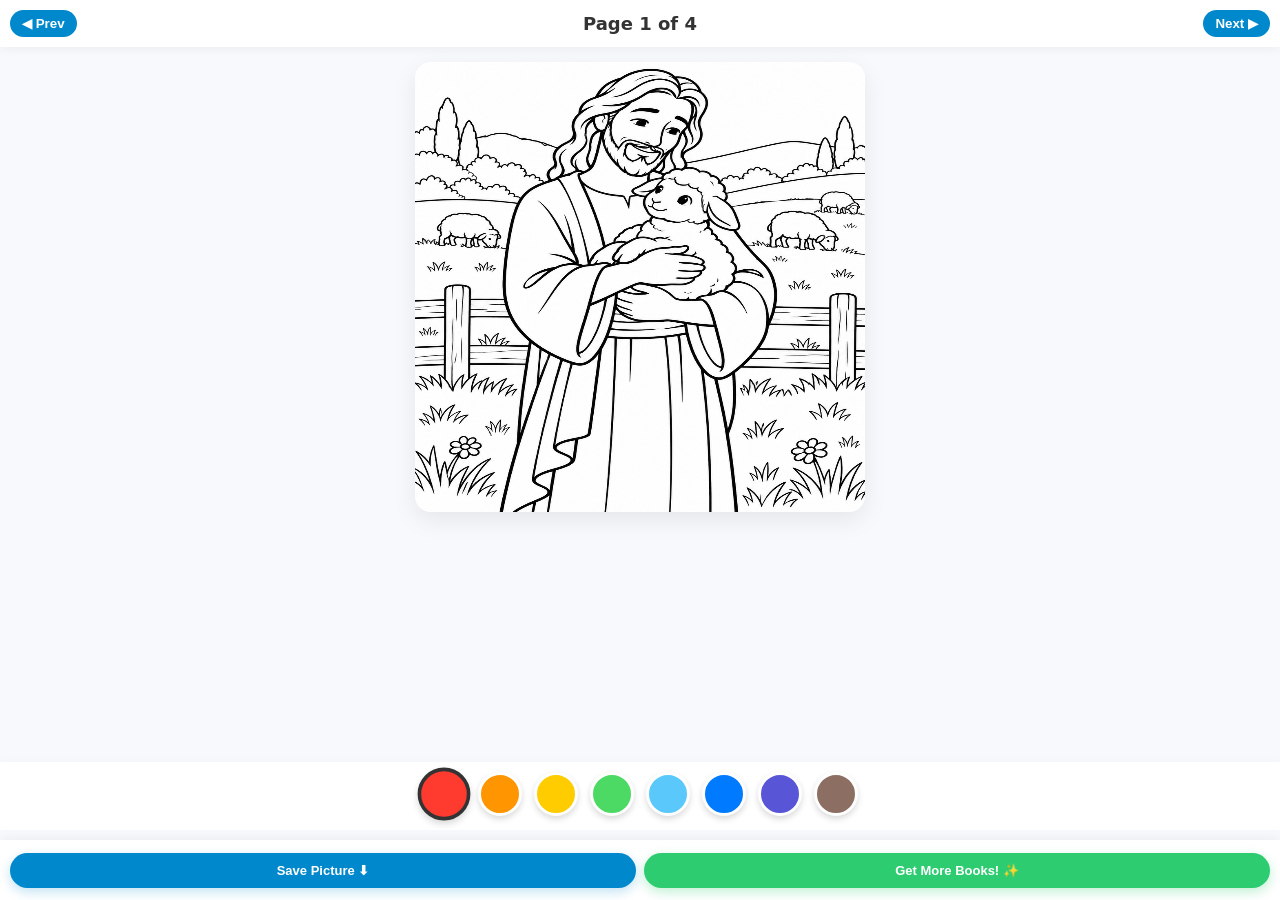
<file: farmsie-coloring-test-v3.html>
<!DOCTYPE html>
<html lang="en">
<head>
    <meta charset="UTF-8">
    <meta name="viewport" content="width=device-width, initial-scale=1.0, user-scalable=no">
    <title>Farmsie Coloring Shop - Test V3</title>
    <script src="https://telegram.org/js/telegram-web-app.js"></script>
    <style>
        body { margin: 0; padding: 0; background: #F7F9FC; font-family: system-ui, -apple-system, sans-serif; text-align: center; overflow: hidden; -webkit-user-select: none; user-select: none; }
        header { background: #FFFFFF; padding: 10px; box-shadow: 0 2px 10px rgba(0,0,0,0.05); display: flex; justify-content: space-between; align-items: center; }
        h1 { font-size: 18px; margin: 0; color: #333; }
        .nav-btn { background: #0088CC; color: white; border: none; padding: 6px 12px; border-radius: 15px; font-weight: bold; cursor: pointer; }
        #canvas-container { position: relative; width: 92vw; height: 92vw; max-width: 450px; max-height: 450px; margin: 15px auto; border-radius: 16px; background: #ffffff; box-shadow: 0 8px 24px rgba(0,0,0,0.08); overflow: hidden; }
        canvas { width: 100%; height: 100%; display: block; }
        #palette-container { width: 100%; overflow-x: auto; white-space: nowrap; padding: 10px 0; background: #fff; position: fixed; bottom: 70px; box-shadow: 0 -2px 10px rgba(0,0,0,0.02); }
        .palette-inner { display: inline-flex; gap: 12px; padding: 0 15px; }
        .color-btn { width: 44px; height: 44px; border-radius: 50%; border: 3px solid #fff; box-shadow: 0 3px 6px rgba(0,0,0,0.15); cursor: pointer; flex-shrink: 0; transition: transform 0.15s; }
        .color-btn.active { transform: scale(1.2); border-color: #333; }
        footer { position: fixed; bottom: 0; width: 100%; height: 60px; padding: 0 10px; box-sizing: border-box; background: #FFF; display: flex; justify-content: center; align-items: center; gap: 8px; box-shadow: 0 -2px 10px rgba(0,0,0,0.05); }
        .action-btn { background: #2ECC71; color: white; border: none; padding: 10px 8px; font-size: 13px; font-weight: bold; border-radius: 20px; cursor: pointer; box-shadow: 0 4px 12px rgba(46,204,113,0.3); min-width: 0; flex: 1; }
        #save-picture-btn { background: #0088CC; box-shadow: 0 4px 12px rgba(0,136,204,0.24); }
    </style>
</head>
<body>
    <header>
        <button class="nav-btn" onclick="changePage(-1)">◀ Prev</button>
        <h1 id="page-title">Page 1 of 4</h1>
        <button class="nav-btn" onclick="changePage(1)">Next ▶</button>
    </header>

    <div id="canvas-container">
        <canvas id="coloring-canvas"></canvas>
    </div>

    <div id="palette-container">
        <div class="palette-inner">
            <button class="color-btn active" style="background: #FF3B30;" data-color="rgba(255,59,48,255)"></button>
            <button class="color-btn" style="background: #FF9500;" data-color="rgba(255,149,0,255)"></button>
            <button class="color-btn" style="background: #FFCC00;" data-color="rgba(255,204,0,255)"></button>
            <button class="color-btn" style="background: #4CD964;" data-color="rgba(76,217,100,255)"></button>
            <button class="color-btn" style="background: #5AC8FA;" data-color="rgba(90,200,250,255)"></button>
            <button class="color-btn" style="background: #007AFF;" data-color="rgba(0,122,255,255)"></button>
            <button class="color-btn" style="background: #5856D6;" data-color="rgba(88,86,214,255)"></button>
            <button class="color-btn" style="background: #8D6E63;" data-color="rgba(141,110,99,255)"></button>
        </div>
    </div>

    <footer>
        <button class="action-btn" id="save-picture-btn">Save Picture ⬇</button>
        <button class="action-btn" id="buy-premium-btn">Get More Books! ✨</button>
    </footer>

    <script>
        const tg = window.Telegram && window.Telegram.WebApp ? window.Telegram.WebApp : null;
        if (tg) {
            tg.ready();
            tg.expand();
        }

        const canvas = document.getElementById('coloring-canvas');
        const ctx = canvas.getContext('2d', { willReadFrequently: true });

        let currentPage = 1;
        const totalPages = 4;
        const pageImages = {
            1: 'page1.png.png',
            2: 'page2.png.png',
            3: 'page3.png.png',
            4: 'page4.png.png'
        };

        let selectedColor = [255, 59, 48, 255];
        const baseImage = new Image();
        let boundaryMask = null;
        let maskWidth = 0;
        let maskHeight = 0;

        function buildBoundaryMask() {
            const offscreen = document.createElement('canvas');
            offscreen.width = baseImage.width;
            offscreen.height = baseImage.height;
            const offCtx = offscreen.getContext('2d', { willReadFrequently: true });
            offCtx.drawImage(baseImage, 0, 0);

            const imgData = offCtx.getImageData(0, 0, offscreen.width, offscreen.height);
            const data = imgData.data;
            const width = imgData.width;
            const height = imgData.height;
            const initialMask = new Uint8Array(width * height);

            // Detect dark outline pixels from the original line art.
            for (let i = 0; i < width * height; i++) {
                const idx = i * 4;
                const r = data[idx];
                const g = data[idx + 1];
                const b = data[idx + 2];
                const alpha = data[idx + 3];
                const brightness = (r + g + b) / 3;

                // Treat darker/gray anti-aliased pixels as boundaries too.
                if (alpha > 0 && brightness < 220) {
                    initialMask[i] = 1;
                }
            }

            // Expand boundary 1 pixel in every direction to seal tiny gaps.
            const expandedMask = new Uint8Array(initialMask);
            for (let y = 0; y < height; y++) {
                for (let x = 0; x < width; x++) {
                    const pos = y * width + x;
                    if (initialMask[pos] === 1) {
                        for (let dy = -1; dy <= 1; dy++) {
                            for (let dx = -1; dx <= 1; dx++) {
                                const nx = x + dx;
                                const ny = y + dy;
                                if (nx >= 0 && nx < width && ny >= 0 && ny < height) {
                                    expandedMask[ny * width + nx] = 1;
                                }
                            }
                        }
                    }
                }
            }

            boundaryMask = expandedMask;
            maskWidth = width;
            maskHeight = height;
        }

        function loadBookPage(num) {
            document.getElementById('page-title').innerText = `Page ${num} of ${totalPages}`;
            baseImage.src = pageImages[num];
            baseImage.onload = () => {
                canvas.width = baseImage.width;
                canvas.height = baseImage.height;
                ctx.clearRect(0, 0, canvas.width, canvas.height);
                ctx.drawImage(baseImage, 0, 0);
                buildBoundaryMask();
            };
        }

        document.querySelectorAll('.color-btn').forEach(btn => {
            btn.addEventListener('click', (e) => {
                const active = document.querySelector('.color-btn.active');
                if (active) active.classList.remove('active');
                e.target.classList.add('active');
                selectedColor = e.target.getAttribute('data-color').match(/\d+/g).map(Number);
            });
        });

        function changePage(direction) {
            currentPage += direction;
            if (currentPage < 1) currentPage = totalPages;
            if (currentPage > totalPages) currentPage = 1;
            loadBookPage(currentPage);
        }

        function fillRegion(startX, startY, fillColor) {
            if (!boundaryMask || startX < 0 || startX >= maskWidth || startY < 0 || startY >= maskHeight) return;

            const startPos = startY * maskWidth + startX;
            if (boundaryMask[startPos] === 1) return; // Don't color black outlines.

            const imgData = ctx.getImageData(0, 0, canvas.width, canvas.height);
            const data = imgData.data;
            const startIdx = startPos * 4;

            // If already this exact fill color, do nothing.
            if (
                data[startIdx] === fillColor[0] &&
                data[startIdx + 1] === fillColor[1] &&
                data[startIdx + 2] === fillColor[2] &&
                data[startIdx + 3] === fillColor[3]
            ) {
                return;
            }

            const visited = new Uint8Array(maskWidth * maskHeight);
            const stack = [startPos];
            visited[startPos] = 1;

            while (stack.length > 0) {
                const pos = stack.pop();
                const x = pos % maskWidth;
                const y = (pos / maskWidth) | 0;
                const idx = pos * 4;

                // Only color non-boundary pixels.
                if (boundaryMask[pos] === 0) {
                    data[idx] = fillColor[0];
                    data[idx + 1] = fillColor[1];
                    data[idx + 2] = fillColor[2];
                    data[idx + 3] = fillColor[3];

                    const neighbors = [
                        pos - 1,
                        pos + 1,
                        pos - maskWidth,
                        pos + maskWidth
                    ];

                    for (const n of neighbors) {
                        if (n < 0 || n >= visited.length || visited[n] === 1 || boundaryMask[n] === 1) continue;

                        // Extra left/right edge protection.
                        if ((n === pos - 1 && x === 0) || (n === pos + 1 && x === maskWidth - 1)) continue;

                        visited[n] = 1;
                        stack.push(n);
                    }
                }
            }

            ctx.putImageData(imgData, 0, 0);
        }

        canvas.addEventListener('click', (e) => {
            const rect = canvas.getBoundingClientRect();
            const startX = Math.floor((e.clientX - rect.left) * (canvas.width / rect.width));
            const startY = Math.floor((e.clientY - rect.top) * (canvas.height / rect.height));
            fillRegion(startX, startY, selectedColor);
        });

        // Export only the current coloring page, not the surrounding app interface.
        document.getElementById('save-picture-btn').addEventListener('click', () => {
            if (!canvas.width || !canvas.height || !boundaryMask) {
                alert('The coloring page is still loading. Please try again.');
                return;
            }

            canvas.toBlob((blob) => {
                if (!blob) {
                    alert('Could not create the picture. Please try again.');
                    return;
                }

                const url = URL.createObjectURL(blob);
                const link = document.createElement('a');
                link.href = url;
                link.download = `Farmsie-Page-${currentPage}.png`;
                document.body.appendChild(link);
                link.click();
                link.remove();
                // Keep the blob alive long enough for mobile browsers to begin downloading.
                setTimeout(() => URL.revokeObjectURL(url), 60000);
            }, 'image/png');
        });

        document.getElementById('buy-premium-btn').addEventListener('click', () => {
            if (tg) {
                tg.openLink('https://gumroad.com');
            } else {
                window.open('https://gumroad.com', '_blank');
            }
        });

        loadBookPage(currentPage);
    </script>
</body>
</html>
</file>
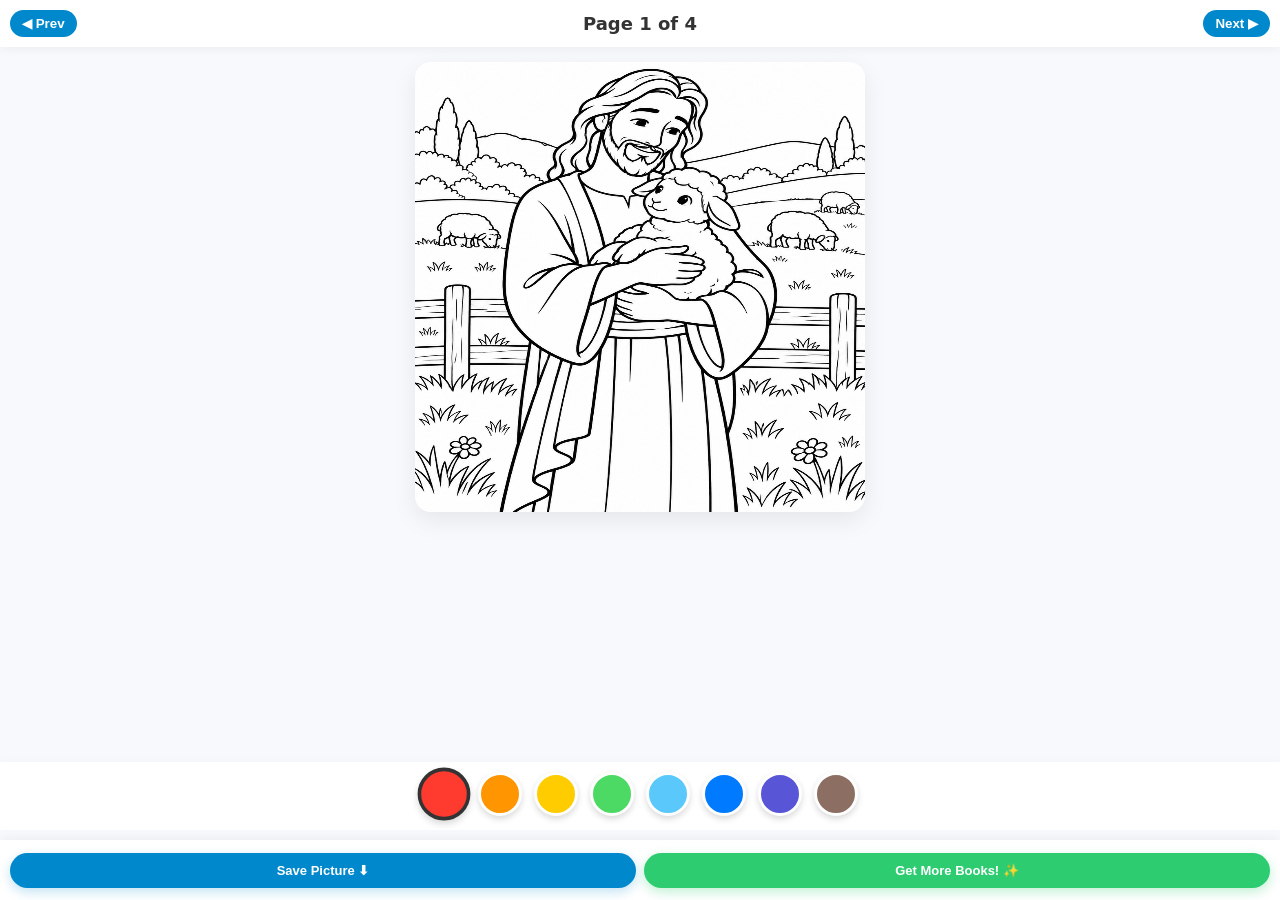
<file: index-3.html>
<!DOCTYPE html>
<html lang="en">
<head>
    <meta charset="UTF-8">
    <meta name="viewport" content="width=device-width, initial-scale=1.0, user-scalable=no">
    <title>Farmsie Coloring Shop</title>
    <script src="https://telegram.org/js/telegram-web-app.js"></script>
    <style>
        body { margin: 0; padding: 0; background: #F7F9FC; font-family: system-ui, -apple-system, sans-serif; text-align: center; overflow: hidden; -webkit-user-select: none; user-select: none; }
        header { background: #FFFFFF; padding: 10px; box-shadow: 0 2px 10px rgba(0,0,0,0.05); display: flex; justify-content: space-between; align-items: center; }
        h1 { font-size: 18px; margin: 0; color: #333; }
        .nav-btn { background: #0088CC; color: white; border: none; padding: 6px 12px; border-radius: 15px; font-weight: bold; cursor: pointer; }
        #canvas-container { position: relative; width: 92vw; height: 92vw; max-width: 450px; max-height: 450px; margin: 15px auto; border-radius: 16px; background: #ffffff; box-shadow: 0 8px 24px rgba(0,0,0,0.08); overflow: hidden; }
        canvas { width: 100%; height: 100%; display: block; }
        #palette-container { width: 100%; overflow-x: auto; white-space: nowrap; padding: 10px 0; background: #fff; position: fixed; bottom: 70px; box-shadow: 0 -2px 10px rgba(0,0,0,0.02); }
        .palette-inner { display: inline-flex; gap: 12px; padding: 0 15px; }
        .color-btn { width: 44px; height: 44px; border-radius: 50%; border: 3px solid #fff; box-shadow: 0 3px 6px rgba(0,0,0,0.15); cursor: pointer; flex-shrink: 0; transition: transform 0.15s; }
        .color-btn.active { transform: scale(1.2); border-color: #333; }
        footer { position: fixed; bottom: 0; width: 100%; height: 60px; padding: 0 10px; box-sizing: border-box; background: #FFF; display: flex; justify-content: center; align-items: center; gap: 8px; box-shadow: 0 -2px 10px rgba(0,0,0,0.05); }
        .action-btn { background: #2ECC71; color: white; border: none; padding: 10px 8px; font-size: 13px; font-weight: bold; border-radius: 20px; cursor: pointer; box-shadow: 0 4px 12px rgba(46,204,113,0.3); min-width: 0; flex: 1; }
        #save-picture-btn { background: #0088CC; box-shadow: 0 4px 12px rgba(0,136,204,0.24); }
    </style>
</head>
<body>
    <header>
        <button class="nav-btn" onclick="changePage(-1)">◀ Prev</button>
        <h1 id="page-title">Page 1 of 4</h1>
        <button class="nav-btn" onclick="changePage(1)">Next ▶</button>
    </header>

    <div id="canvas-container">
        <canvas id="coloring-canvas"></canvas>
    </div>

    <div id="palette-container">
        <div class="palette-inner">
            <button class="color-btn active" style="background: #FF3B30;" data-color="rgba(255,59,48,255)"></button>
            <button class="color-btn" style="background: #FF9500;" data-color="rgba(255,149,0,255)"></button>
            <button class="color-btn" style="background: #FFCC00;" data-color="rgba(255,204,0,255)"></button>
            <button class="color-btn" style="background: #4CD964;" data-color="rgba(76,217,100,255)"></button>
            <button class="color-btn" style="background: #5AC8FA;" data-color="rgba(90,200,250,255)"></button>
            <button class="color-btn" style="background: #007AFF;" data-color="rgba(0,122,255,255)"></button>
            <button class="color-btn" style="background: #5856D6;" data-color="rgba(88,86,214,255)"></button>
            <button class="color-btn" style="background: #8D6E63;" data-color="rgba(141,110,99,255)"></button>
        </div>
    </div>

    <footer>
        <button class="action-btn" id="save-picture-btn">Save Picture ⬇</button>
        <button class="action-btn" id="buy-premium-btn">Get More Books! ✨</button>
    </footer>

    <script>
        const tg = window.Telegram && window.Telegram.WebApp ? window.Telegram.WebApp : null;
        if (tg) {
            tg.ready();
            tg.expand();
        }

        const canvas = document.getElementById('coloring-canvas');
        const ctx = canvas.getContext('2d', { willReadFrequently: true });

        let currentPage = 1;
        const totalPages = 4;
        const pageImages = {
            1: 'page1.png.png',
            2: 'page2.png.png',
            3: 'page3.png.png',
            4: 'page4.png.png'
        };

        let selectedColor = [255, 59, 48, 255];
        const baseImage = new Image();
        let boundaryMask = null;
        let maskWidth = 0;
        let maskHeight = 0;

        function buildBoundaryMask() {
            const offscreen = document.createElement('canvas');
            offscreen.width = baseImage.width;
            offscreen.height = baseImage.height;
            const offCtx = offscreen.getContext('2d', { willReadFrequently: true });
            offCtx.drawImage(baseImage, 0, 0);

            const imgData = offCtx.getImageData(0, 0, offscreen.width, offscreen.height);
            const data = imgData.data;
            const width = imgData.width;
            const height = imgData.height;
            const initialMask = new Uint8Array(width * height);

            // Detect dark outline pixels from the original line art.
            for (let i = 0; i < width * height; i++) {
                const idx = i * 4;
                const r = data[idx];
                const g = data[idx + 1];
                const b = data[idx + 2];
                const alpha = data[idx + 3];
                const brightness = (r + g + b) / 3;

                // Treat darker/gray anti-aliased pixels as boundaries too.
                if (alpha > 0 && brightness < 220) {
                    initialMask[i] = 1;
                }
            }

            // Expand boundary 1 pixel in every direction to seal tiny gaps.
            const expandedMask = new Uint8Array(initialMask);
            for (let y = 0; y < height; y++) {
                for (let x = 0; x < width; x++) {
                    const pos = y * width + x;
                    if (initialMask[pos] === 1) {
                        for (let dy = -1; dy <= 1; dy++) {
                            for (let dx = -1; dx <= 1; dx++) {
                                const nx = x + dx;
                                const ny = y + dy;
                                if (nx >= 0 && nx < width && ny >= 0 && ny < height) {
                                    expandedMask[ny * width + nx] = 1;
                                }
                            }
                        }
                    }
                }
            }

            boundaryMask = expandedMask;
            maskWidth = width;
            maskHeight = height;
        }

        function loadBookPage(num) {
            document.getElementById('page-title').innerText = `Page ${num} of ${totalPages}`;
            baseImage.src = pageImages[num];
            baseImage.onload = () => {
                canvas.width = baseImage.width;
                canvas.height = baseImage.height;
                ctx.clearRect(0, 0, canvas.width, canvas.height);
                ctx.drawImage(baseImage, 0, 0);
                buildBoundaryMask();
            };
        }

        document.querySelectorAll('.color-btn').forEach(btn => {
            btn.addEventListener('click', (e) => {
                const active = document.querySelector('.color-btn.active');
                if (active) active.classList.remove('active');
                e.target.classList.add('active');
                selectedColor = e.target.getAttribute('data-color').match(/\d+/g).map(Number);
            });
        });

        function changePage(direction) {
            currentPage += direction;
            if (currentPage < 1) currentPage = totalPages;
            if (currentPage > totalPages) currentPage = 1;
            loadBookPage(currentPage);
        }

        function fillRegion(startX, startY, fillColor) {
            if (!boundaryMask || startX < 0 || startX >= maskWidth || startY < 0 || startY >= maskHeight) return;

            const startPos = startY * maskWidth + startX;
            if (boundaryMask[startPos] === 1) return; // Don't color black outlines.

            const imgData = ctx.getImageData(0, 0, canvas.width, canvas.height);
            const data = imgData.data;
            const startIdx = startPos * 4;

            // If already this exact fill color, do nothing.
            if (
                data[startIdx] === fillColor[0] &&
                data[startIdx + 1] === fillColor[1] &&
                data[startIdx + 2] === fillColor[2] &&
                data[startIdx + 3] === fillColor[3]
            ) {
                return;
            }

            const visited = new Uint8Array(maskWidth * maskHeight);
            const stack = [startPos];
            visited[startPos] = 1;

            while (stack.length > 0) {
                const pos = stack.pop();
                const x = pos % maskWidth;
                const y = (pos / maskWidth) | 0;
                const idx = pos * 4;

                // Only color non-boundary pixels.
                if (boundaryMask[pos] === 0) {
                    data[idx] = fillColor[0];
                    data[idx + 1] = fillColor[1];
                    data[idx + 2] = fillColor[2];
                    data[idx + 3] = fillColor[3];

                    const neighbors = [
                        pos - 1,
                        pos + 1,
                        pos - maskWidth,
                        pos + maskWidth
                    ];

                    for (const n of neighbors) {
                        if (n < 0 || n >= visited.length || visited[n] === 1 || boundaryMask[n] === 1) continue;

                        // Extra left/right edge protection.
                        if ((n === pos - 1 && x === 0) || (n === pos + 1 && x === maskWidth - 1)) continue;

                        visited[n] = 1;
                        stack.push(n);
                    }
                }
            }

            ctx.putImageData(imgData, 0, 0);
        }

        canvas.addEventListener('click', (e) => {
            const rect = canvas.getBoundingClientRect();
            const startX = Math.floor((e.clientX - rect.left) * (canvas.width / rect.width));
            const startY = Math.floor((e.clientY - rect.top) * (canvas.height / rect.height));
            fillRegion(startX, startY, selectedColor);
        });

        // Export only the current coloring page, not the surrounding app interface.
        document.getElementById('save-picture-btn').addEventListener('click', () => {
            if (!canvas.width || !canvas.height || !boundaryMask) {
                alert('The coloring page is still loading. Please try again.');
                return;
            }

            canvas.toBlob((blob) => {
                if (!blob) {
                    alert('Could not create the picture. Please try again.');
                    return;
                }

                const url = URL.createObjectURL(blob);
                const link = document.createElement('a');
                link.href = url;
                link.download = `Farmsie-Page-${currentPage}.png`;
                document.body.appendChild(link);
                link.click();
                link.remove();
                // Keep the blob alive long enough for mobile browsers to begin downloading.
                setTimeout(() => URL.revokeObjectURL(url), 60000);
            }, 'image/png');
        });

        document.getElementById('buy-premium-btn').addEventListener('click', () => {
            if (tg) {
                tg.openLink('https://gumroad.com');
            } else {
                window.open('https://gumroad.com', '_blank');
            }
        });

        loadBookPage(currentPage);
    </script>
</body>
</html>
</file>
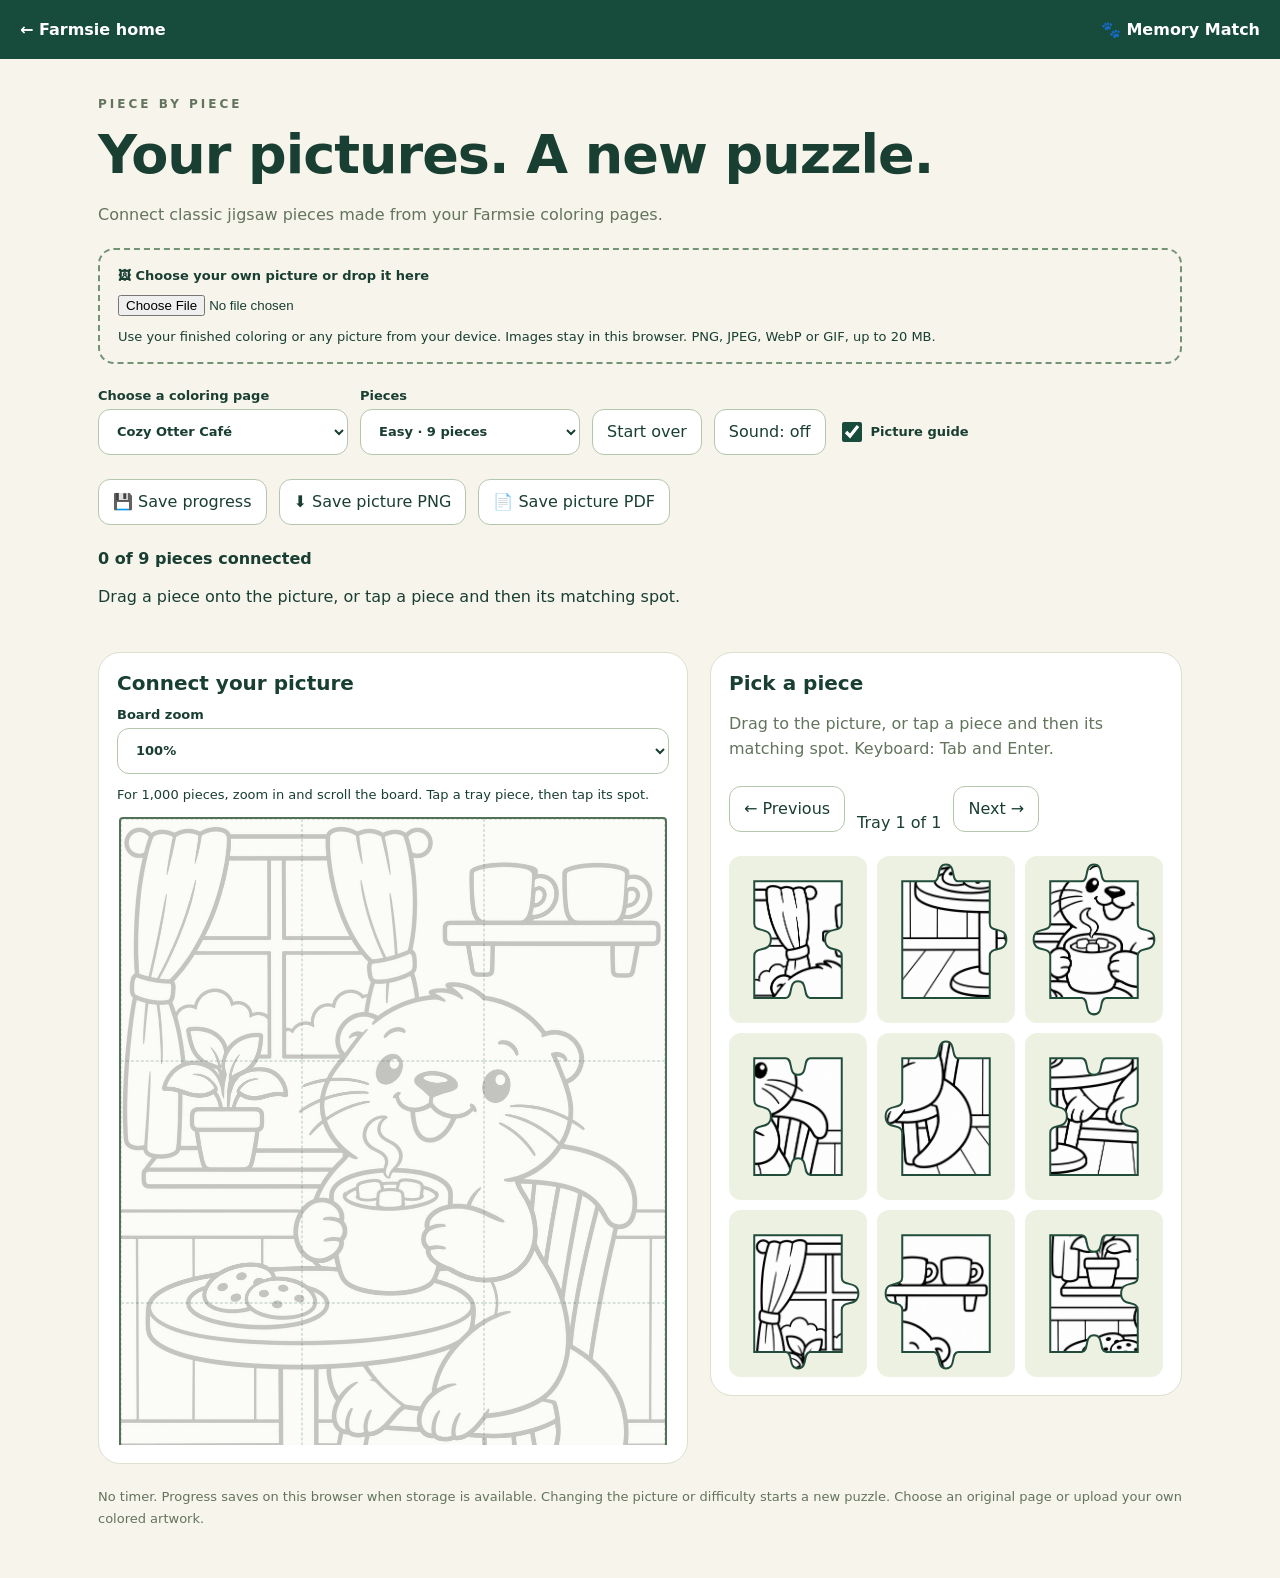
<file: jigsaw.html>
<!doctype html><html lang="en"><head><script>window.FarmsieFiles=(()=>{
 const enc=new TextEncoder();
 function download(blob,name){if(!blob)throw Error('Could not create file');const url=URL.createObjectURL(blob),a=document.createElement('a');a.href=url;a.download=name;document.body.append(a);a.click();a.remove();setTimeout(()=>URL.revokeObjectURL(url),60000);}
 function blob(canvas){return new Promise((resolve,reject)=>{try{canvas.toBlob(b=>b?resolve(b):reject(Error('Could not export picture')),'image/png');}catch(e){reject(e);}});}
 function pdf(canvas){const white=document.createElement('canvas');white.width=canvas.width;white.height=canvas.height;const c=white.getContext('2d');c.fillStyle='#fff';c.fillRect(0,0,white.width,white.height);c.drawImage(canvas,0,0);const binary=atob(white.toDataURL('image/jpeg',.95).split(',')[1]),jpeg=Uint8Array.from(binary,ch=>ch.charCodeAt(0));const scale=Math.min(540/canvas.width,720/canvas.height),w=canvas.width*scale,h=canvas.height*scale,cmd=`q ${w} 0 0 ${h} ${(612-w)/2} ${(792-h)/2} cm /Im0 Do Q`;const parts=[],offsets=[0];let size=0;const add=x=>{const b=typeof x==='string'?enc.encode(x):x;parts.push(b);size+=b.length;};add('%PDF-1.4\n');const object=(id,body)=>{offsets[id]=size;add(`${id} 0 obj\n${body}\nendobj\n`);};object(1,'<< /Type /Catalog /Pages 2 0 R >>');object(2,'<< /Type /Pages /Kids [3 0 R] /Count 1 >>');object(3,'<< /Type /Page /Parent 2 0 R /MediaBox [0 0 612 792] /Resources << /XObject << /Im0 4 0 R >> >> /Contents 5 0 R >>');offsets[4]=size;add(`4 0 obj\n<< /Type /XObject /Subtype /Image /Width ${canvas.width} /Height ${canvas.height} /ColorSpace /DeviceRGB /BitsPerComponent 8 /Filter /DCTDecode /Length ${jpeg.length} >>\nstream\n`);add(jpeg);add('\nendstream\nendobj\n');object(5,`<< /Length ${enc.encode(cmd).length} >>\nstream\n${cmd}\nendstream`);const xref=size;add('xref\n0 6\n0000000000 65535 f \n');for(let i=1;i<6;i++)add(String(offsets[i]).padStart(10,'0')+' 00000 n \n');add(`trailer\n<< /Size 6 /Root 1 0 R >>\nstartxref\n${xref}\n%%EOF`);return new Blob(parts,{type:'application/pdf'});}
 function db(){return new Promise((resolve,reject)=>{const r=indexedDB.open('farmsie-user-images',1);r.onupgradeneeded=()=>r.result.createObjectStore('images');r.onsuccess=()=>resolve(r.result);r.onerror=()=>reject(r.error);});}
 async function put(key,value){const d=await db();try{return await new Promise((resolve,reject)=>{const t=d.transaction('images','readwrite');t.objectStore('images').put(value,key);t.oncomplete=resolve;t.onerror=()=>reject(t.error);t.onabort=()=>reject(t.error);});}finally{d.close();}}
 async function get(key){const d=await db();try{return await new Promise((resolve,reject)=>{const t=d.transaction('images'),r=t.objectStore('images').get(key);r.onsuccess=()=>resolve(r.result);r.onerror=()=>reject(r.error);});}finally{d.close();}}
 async function send(canvas){const b=await blob(canvas);await put('custom',b);location.href='jigsaw.html?from=artwork';}
 return {download,blob,pdf,put,get,send};
})();
</script><meta charset="utf-8"><meta name="viewport" content="width=device-width,initial-scale=1"><meta name="theme-color" content="#174b3c"><title>Coloring-page Jigsaws · Farmsie</title><style>
*{box-sizing:border-box}body{margin:0;background:#f6f4eb;color:#193e32;font:16px system-ui,sans-serif}header{background:#174b3c;color:white;padding:20px;display:flex;gap:24px;justify-content:space-between}a{color:inherit}header a{text-decoration:none;font-weight:750}main{max-width:1120px;padding:26px 18px;margin:auto}.eyebrow{letter-spacing:3px;font-size:12px;font-weight:800;color:#63745d}h1{font-size:clamp(32px,6vw,54px);margin:10px 0;letter-spacing:-1px}.intro{color:#63745d;line-height:1.6}.controls{display:flex;gap:12px;flex-wrap:wrap;align-items:end;margin:24px 0}label{display:grid;gap:6px;font-size:13px;font-weight:700}select,button{font:inherit;color:#193e32;min-height:46px;padding:10px 14px;border:1px solid #b5c6ae;border-radius:12px;background:white}button{cursor:pointer}button:focus-visible,a:focus-visible,select:focus-visible{outline:3px solid #bb7510;outline-offset:3px}#picture{max-width:100%;width:250px}.guide{display:flex;align-items:center;min-height:46px}.guide input{width:20px;height:20px;accent-color:#174b3c}.layout{display:grid;grid-template-columns:minmax(0,1.25fr) minmax(0,1fr);gap:22px;align-items:start}.panel{background:white;padding:18px;border:1px solid #dce0cf;border-radius:22px}.panel h2{font-size:20px;margin:0 0 12px}#board{position:relative;background:#fafbf5;width:100%;border:2px solid #527258;border-radius:4px;overflow:visible;isolation:isolate}#preview{position:absolute;width:100%;height:100%;inset:0;opacity:.22;object-fit:fill;pointer-events:none}#placed{position:absolute;inset:0;pointer-events:none}#placed svg{position:absolute;width:100%;height:100%;inset:0}#slots{position:absolute;inset:0;display:grid}#slots button{border:1px dashed #174b3c25;background:transparent;border-radius:0;padding:0;min-height:0}#slots button:disabled{border-color:transparent;cursor:default}#tray{display:grid;grid-template-columns:repeat(3,minmax(0,1fr));gap:10px}.piece{padding:4px;min-width:0;background:#edf1e2;border:2px solid transparent;touch-action:none}.piece[aria-pressed=true]{border-color:#b77a0c;background:#fff0bd}.piece svg{display:block;width:100%;height:auto;pointer-events:none}.ghost{position:fixed;z-index:100;transform:translate(-50%,-50%);pointer-events:none;filter:drop-shadow(0 5px 5px #0005)}#status{line-height:1.6;min-height:52px}#progress{font-weight:750}#again{background:#174b3c;color:white}footer{font-size:13px;color:#63745d;line-height:1.7;margin:22px 0}@media(max-width:650px){.layout{grid-template-columns:1fr}.panel{padding:14px}#board{max-width:430px;margin:auto;max-height:none}#tray{grid-template-columns:repeat(4,minmax(0,1fr));gap:7px}header{font-size:14px}.controls{gap:8px}#picture{width:220px}}

#board-scroll{overflow:auto;max-height:70vh;padding:2px;margin-top:12px}#board-scroll #board{max-width:none;margin:0}#board-scroll #board svg{pointer-events:none}
</style></head><body><header><a href="index.html">← Farmsie home</a><a href="activities.html#memory">🐾 Memory Match</a></header><main><p class="eyebrow">PIECE BY PIECE</p><h1>Your pictures. A new puzzle.</h1><p class="intro">Connect classic jigsaw pieces made from your Farmsie coloring pages.</p><section id="dropzone" style="padding:18px;border:2px dashed #739375;border-radius:16px;margin:20px 0"><label for="upload">🖼 Choose your own picture or drop it here</label><input id="upload" type="file" accept="image/png,image/jpeg,image/webp,image/gif" style="display:block;margin-top:12px;max-width:100%"><p style="font-size:13px;margin-bottom:0">Use your finished coloring or any picture from your device. Images stay in this browser. PNG, JPEG, WebP or GIF, up to 20 MB.</p></section><div class="controls"><label>Choose a coloring page<select id="picture"></select></label><label>Pieces<select id="difficulty"><option value="3">Easy · 9 pieces</option><option value="4">Medium · 16 pieces</option><option value="5">Hard · 25 pieces</option><option value="6">Expert · 36 pieces</option><option value="8">Master · 64 pieces</option><option value="25">Ultimate · 1,000 pieces</option></select></label><button id="new">Start over</button><button id="sound" aria-pressed="false">Sound: off</button><label class="guide"><input type="checkbox" id="guide" checked>Picture guide</label></div><div class="controls"><button id="save-progress">💾 Save progress</button><button id="download-png">⬇ Save picture PNG</button><button id="download-pdf">📄 Save picture PDF</button></div><p id="progress"></p><p id="status" role="status" aria-live="polite">Preparing your puzzle…</p><div class="layout"><section class="panel"><h2>Connect your picture</h2><label>Board zoom<select id="zoom"><option value="1">100%</option><option value="2">200%</option><option value="3">300%</option><option value="4">400%</option></select></label><p style="font-size:13px">For 1,000 pieces, zoom in and scroll the board. Tap a tray piece, then tap its spot.</p><div id="board-scroll"><div id="board"><img id="preview" alt="Faint guide showing the complete coloring page"><div id="placed"></div><div id="slots" aria-label="Puzzle spaces"></div></div></div></section><section class="panel"><h2>Pick a piece</h2><p class="intro">Drag to the picture, or tap a piece and then its matching spot. Keyboard: Tab and Enter.</p><div class="controls"><button id="tray-prev">← Previous</button><span id="tray-label" role="status"></span><button id="tray-next">Next →</button></div><div id="tray" aria-label="Puzzle pieces"></div><button id="again" hidden>Mix it up & play again ✨</button></section></div><footer>No timer. Progress saves on this browser when storage is available. Changing the picture or difficulty starts a new puzzle. Choose an original page or upload your own colored artwork.</footer><noscript>Enable JavaScript to play the jigsaw puzzles.</noscript></main><script>(()=>{'use strict';
const $=id=>document.getElementById(id),NS='http://www.w3.org/2000/svg',KEY='farmsie-jigsaw-v1';
const pages={"1": {"src": "page1.png.png", "name": "Jesus & Faith — Picture 1"}, "2": {"src": "page2.png.png", "name": "Jesus & Faith — Picture 2"}, "3": {"src": "page3.png.png", "name": "Jesus & Faith — Picture 3"}, "4": {"src": "page4.png.png", "name": "Jesus & Faith — Picture 4"}, "5": {"src": "file_000000001b3481fdbc02a2d9d05c1c79.png", "name": "Animals — Picture 1"}, "6": {"src": "file_000000005e1c81fd9c6139b3a75bafb9.png", "name": "Animals — Picture 2"}, "7": {"src": "file_000000007c2481f7b7a44c4ff447159a.png", "name": "Animals — Picture 3"}, "8": {"src": "file_000000008b5c81fdb2bd03ef29090ca4.png", "name": "Animals — Picture 4"}, "9": {"src": "file_0000000094e481fda213fff909ca8e1a.png", "name": "Animals — Picture 5"}, "10": {"src": "file_00000000aeac81fd81d205f864f7cc03.png", "name": "Animals — Picture 6"}, "11": {"src": "file_00000000cbe081fdaed85612dcddcc47.png", "name": "Animals — Picture 7"}, "12": {"src": "file_00000000f66482308954ca8226960577.png", "name": "Animals — Picture 8"}, "13": {"src": "animal-otter-cafe.png", "name": "Cozy Otter Café"}, "14": {"src": "nature-waterfall.png", "name": "Forest Waterfall"}, "15": {"src": "nature-forest-stream.png", "name": "Forest Stream"}, "16": {"src": "nature-flower-garden.png", "name": "Flower Garden"}, "17": {"src": "gum-01-factory.png", "name": "Gum at the Factory"}, "18": {"src": "gum-02-ingredients.png", "name": "Gum Ingredients"}, "19": {"src": "gum-03-mixing.png", "name": "Mixing the Gum"}, "20": {"src": "gum-04-rolling.png", "name": "Rolling the Gum"}, "21": {"src": "gum-05-cooling.png", "name": "Cooling the Gum"}, "22": {"src": "gum-06-wrapping.png", "name": "Wrapping the Gum"}, "23": {"src": "gum-07-finale.png", "name": "Gum Factory Finale"}};
pages.custom={src:'',name:'My uploaded or colored picture'};
let state={page:'13',n:3,placed:[],order:[],sound:false},selected=null,W=900,H=900,loaded=false,token=0,drag=null,ctx;
try{const s=JSON.parse(localStorage.getItem(KEY));if(s&&pages[s.page]&&[3,4,5,6,8,25].includes(s.n)&&Array.isArray(s.placed)&&s.placed.every(i=>Number.isInteger(i)&&i>=0&&i<s.n*(s.n===25?40:s.n))){state={...state,...s,placed:[...new Set(s.placed)]};}}catch{}
function save(){try{localStorage.setItem(KEY,JSON.stringify(state));return true;}catch{return false;}}
function rows(){return state.n===25?40:state.n;}
function total(){return state.n*rows();}
let trayPage=0;const traySize=48;
function shuffled(){const a=Array.from({length:total()},(_,i)=>i);for(let i=a.length-1;i>0;i--){const j=Math.floor(Math.random()*(i+1));[a[i],a[j]]=[a[j],a[i]];}return a;}
function svg(tag,attrs){const el=document.createElementNS(NS,tag);for(const [k,v]of Object.entries(attrs||{}))el.setAttribute(k,v);return el;}
function edge(x,y,dx,dy,sign){const len=Math.hypot(dx,dy),depth=Math.min(W/state.n,H/rows())*.19;const p=(t,b=0)=>`${x+dx*t+dy/len*depth*b*sign},${y+dy*t-dx/len*depth*b*sign}`;if(!sign)return 'L'+p(1);return 'L'+p(.36)+' C'+p(.45)+' '+p(.38,1)+' '+p(.5,1)+' C'+p(.62,1)+' '+p(.55)+' '+p(.64)+' L'+p(1);}
function path(i){const n=state.n,w=W/n,h=H/rows(),r=Math.floor(i/n),c=i%n,x=c*w,y=r*h;const sign=(a,b)=>(a+b)%2?1:-1;return `M${x},${y}`+edge(x,y,w,0,r?-sign(r,c):0)+edge(x+w,y,0,h,c<n-1?sign(r,c+1):0)+edge(x+w,y+h,-w,0,r<rows()-1?sign(r+1,c):0)+edge(x,y+h,0,-h,c?-sign(r,c):0)+'Z';}
function artwork(i,whole=false){const n=state.n,w=W/n,h=H/rows(),pad=Math.min(w,h)*.22,r=Math.floor(i/n),c=i%n;const root=svg('svg',{viewBox:whole?`0 0 ${W} ${H}`:`${c*w-pad} ${r*h-pad} ${w+2*pad} ${h+2*pad}`,'aria-hidden':'true'});const clipId='piece-'+i+'-'+(++artwork.count),defs=svg('defs'),clip=svg('clipPath',{id:clipId});clip.append(svg('path',{d:path(i)}));defs.append(clip);root.append(defs,svg('path',{d:path(i),fill:'white'}),svg('image',{href:pages[state.page].src,width:W,height:H,preserveAspectRatio:'none','clip-path':`url(#${clipId})`}),svg('path',{d:path(i),fill:'none',stroke:'#234d3b','stroke-width':2,'vector-effect':'non-scaling-stroke'}));return root;}
artwork.count=0;
function status(t){$('status').textContent=t;}
function ping(){if(!state.sound)return;try{ctx=ctx||new (window.AudioContext||window.webkitAudioContext)();ctx.resume().catch(()=>{});const o=ctx.createOscillator(),g=ctx.createGain();o.frequency.value=state.placed.length===total()?784:620;g.gain.setValueAtTime(.07,ctx.currentTime);g.gain.exponentialRampToValueAtTime(.001,ctx.currentTime+.25);o.connect(g);g.connect(ctx.destination);o.start();o.stop(ctx.currentTime+.26);}catch{}}
function cancelDrag(){if(drag){drag.ghost?.remove();drag=null;}}
function render(){selected=null;$('tray').replaceChildren();$('placed').replaceChildren();$('slots').replaceChildren();$('board').style.aspectRatio=`${W} / ${H}`;$('slots').style.gridTemplateColumns=`repeat(${state.n},1fr)`;$('slots').style.gridTemplateRows=`repeat(${rows()},1fr)`;
for(let i=0;i<total();i++){const slot=document.createElement('button');slot.type='button';slot.setAttribute('aria-label',`Place selected piece at row ${Math.floor(i/state.n)+1}, column ${i%state.n+1}`);slot.disabled=state.placed.includes(i);slot.onclick=()=>place(i);$('slots').append(slot);if(state.placed.includes(i))$('placed').append(artwork(i,true));}
const remaining=state.order.filter(i=>!state.placed.includes(i));const pageCount=Math.max(1,Math.ceil(remaining.length/traySize));trayPage=Math.min(trayPage,pageCount-1);$('tray-label').textContent=`Tray ${trayPage+1} of ${pageCount}`;$('tray-prev').disabled=trayPage===0;$('tray-next').disabled=trayPage===pageCount-1;
for(const i of remaining.slice(trayPage*traySize,(trayPage+1)*traySize)){const b=document.createElement('button');b.type='button';b.className='piece';b.dataset.piece=i;b.setAttribute('aria-label',`Select puzzle piece ${i+1}`);b.setAttribute('aria-pressed','false');b.append(artwork(i));b.onclick=()=>choose(i);b.addEventListener('pointerdown',e=>startDrag(e,i,b));$('tray').append(b);}
const won=state.placed.length===total();$('progress').textContent=`${state.placed.length} of ${total()} pieces connected`;$('again').hidden=!won;status(won?'🎉 Picture complete! You connected every piece.':'Drag a piece onto the picture, or tap a piece and then its matching spot.');$('sound').textContent='Sound: '+(state.sound?'on':'off');$('sound').setAttribute('aria-pressed',state.sound);}
function choose(i){if(!loaded||state.placed.includes(i))return;selected=i;for(const b of $('tray').children)b.setAttribute('aria-pressed',Number(b.dataset.piece)===i);status('Piece selected. Tap its matching spot on the picture.');}
function place(target){if(!loaded||selected===null){status('Choose a piece from the tray first.');return;}if(target!==selected){status('Not quite—try another spot. Your piece stays selected.');return;}state.placed.push(selected);save();ping();render();if(state.placed.length<total())status('✨ It fits! Choose your next piece.');}
function startDrag(e,i,b){if(e.button!==0||!loaded)return;choose(i);const ghost=artwork(i);ghost.classList.add('ghost');const rect=$('board').getBoundingClientRect(),pad=Math.min(W/state.n,H/rows())*.22;ghost.style.width=(W/state.n+pad*2)*rect.width/W+'px';ghost.style.height=(H/rows()+pad*2)*rect.height/H+'px';ghost.style.display='none';document.body.append(ghost);drag={id:e.pointerId,i,x:e.clientX,y:e.clientY,moved:false,ghost};b.setPointerCapture(e.pointerId);}
document.addEventListener('pointermove',e=>{if(!drag||drag.id!==e.pointerId)return;if(Math.hypot(e.clientX-drag.x,e.clientY-drag.y)>6)drag.moved=true;if(drag.moved){e.preventDefault();drag.ghost.style.display='block';drag.ghost.style.left=e.clientX+'px';drag.ghost.style.top=e.clientY+'px';}},{passive:false});
document.addEventListener('pointerup',e=>{if(!drag||drag.id!==e.pointerId)return;const d=drag;cancelDrag();if(!d.moved)return;const rect=$('board').getBoundingClientRect(),x=(e.clientX-rect.left)/rect.width,y=(e.clientY-rect.top)/rect.height;if(x>=0&&x<1&&y>=0&&y<1)place(Math.floor(y*rows())*state.n+Math.floor(x*state.n));else status('Drop the piece onto the picture, or tap a piece and then a spot.');});
document.addEventListener('pointercancel',cancelDrag);window.addEventListener('blur',cancelDrag);document.addEventListener('keydown',e=>{if(e.key==='Escape'){cancelDrag();selected=null;for(const b of $('tray').children)b.setAttribute('aria-pressed','false');status('Selection cleared. Choose another piece.');}});
function load(){cancelDrag();selected=null;loaded=false;const request=++token;$('tray').replaceChildren();$('placed').replaceChildren();$('slots').replaceChildren();$('again').hidden=true;$('progress').textContent='Loading picture…';status('Preparing your coloring-page puzzle…');const image=new Image();image.onload=()=>{if(request!==token)return;W=900;H=900*image.naturalHeight/image.naturalWidth;loaded=true;$('preview').src=image.src;render();};image.onerror=()=>{if(request!==token)return;$('progress').textContent='Picture unavailable';status('This picture could not load. Choose another picture, or check that its original image file is uploaded alongside this page.');};if(!pages[state.page].src){$('progress').textContent='Choose your picture';status('Upload a picture below, or send one from the coloring page using Make this a jigsaw.');return;}image.src=pages[state.page].src;}
function reset(){trayPage=0;state.placed=[];state.order=shuffled();save();load();}
for(const [id,p]of Object.entries(pages)){const option=document.createElement('option');option.value=id;option.textContent=p.name;$('picture').append(option);}
$('picture').value=state.page;$('difficulty').value=state.n;$('picture').onchange=()=>{state.page=$('picture').value;reset();};$('difficulty').onchange=()=>{state.n=Number($('difficulty').value);reset();};$('tray-prev').onclick=()=>{cancelDrag();trayPage=Math.max(0,trayPage-1);render();};$('tray-next').onclick=()=>{cancelDrag();trayPage++;render();};$('zoom').onchange=()=>{$('board').style.width=(Number($('zoom').value)*100)+'%';};$('new').onclick=reset;$('again').onclick=reset;$('sound').onclick=()=>{state.sound=!state.sound;save();$('sound').textContent='Sound: '+(state.sound?'on':'off');$('sound').setAttribute('aria-pressed',state.sound);ping();};$('guide').onchange=()=>{$('preview').style.opacity=$('guide').checked?'.22':'0';};
if(!Array.isArray(state.order)||state.order.length!==total()||new Set(state.order).size!==total()||!state.order.every(i=>Number.isInteger(i)&&i>=0&&i<total()))state.order=shuffled();
let customURL=null;
function useCustom(b){if(customURL)URL.revokeObjectURL(customURL);customURL=URL.createObjectURL(b);pages.custom.src=customURL;}
async function importPicture(file){
 if(!file)return;if(!['image/png','image/jpeg','image/webp','image/gif'].includes(file.type)){status('Choose a PNG, JPEG, WebP or GIF image. PDFs are not supported here.');return;}
 if(file.size>20*1024*1024){status('Choose an image smaller than 20 MB.');return;}
 $('upload').disabled=true;
 try{const url=URL.createObjectURL(file),im=new Image();await new Promise((resolve,reject)=>{im.onload=resolve;im.onerror=()=>reject(Error('Image could not be read'));im.src=url;}).finally(()=>URL.revokeObjectURL(url));const c=document.createElement('canvas'),scale=Math.min(1,2048/Math.max(im.naturalWidth,im.naturalHeight));c.width=Math.max(1,Math.round(im.naturalWidth*scale));c.height=Math.max(1,Math.round(im.naturalHeight*scale));const context=c.getContext('2d');context.fillStyle='white';context.fillRect(0,0,c.width,c.height);context.drawImage(im,0,0,c.width,c.height);const b=await FarmsieFiles.blob(c);await FarmsieFiles.put('custom',b);useCustom(b);state.page='custom';$('picture').value='custom';reset();}
 catch{status('Could not load or save that image. Try a smaller PNG or JPEG, or open Farmsie in your browser.');}
 finally{$('upload').disabled=false;$('upload').value='';}
}
$('upload').onchange=e=>importPicture(e.target.files[0]);
for(const event of ['dragenter','dragover'])$('dropzone').addEventListener(event,e=>{e.preventDefault();$('dropzone').classList.add('over');});
$('dropzone').addEventListener('dragleave',()=>{$('dropzone').classList.remove('over');});
$('dropzone').addEventListener('drop',e=>{e.preventDefault();$('dropzone').classList.remove('over');importPicture(e.dataTransfer.files[0]);});
$('save-progress').onclick=()=>status(save()?'Puzzle progress saved on this device.':'This browser could not save progress.');
async function exportPicture(format){if(!loaded){status('Wait for the picture to load first.');return;}try{const c=document.createElement('canvas');c.width=Math.round(W*2);c.height=Math.round(H*2);const context=c.getContext('2d');context.fillStyle='white';context.fillRect(0,0,c.width,c.height);context.drawImage($('preview'),0,0,c.width,c.height);FarmsieFiles.download(format==='pdf'?FarmsieFiles.pdf(c):await FarmsieFiles.blob(c),'Farmsie-Jigsaw-Picture.'+format);status('Picture ready. If it opens, use your browser’s download or share menu.');}catch{status('Could not download this picture. Try opening Farmsie in your browser.');}}
$('download-png').onclick=()=>exportPicture('png');$('download-pdf').onclick=()=>exportPicture('pdf');
(async()=>{try{const b=await FarmsieFiles.get('custom');if(b){useCustom(b);if(new URLSearchParams(location.search).get('from')==='artwork'){state.page='custom';state.placed=[];state.order=shuffled();$('picture').value='custom';}}else if(state.page==='custom'){state.page='13';state.placed=[];$('picture').value='13';}}catch{if(state.page==='custom'){state.page='13';state.placed=[];$('picture').value='13';}}save();load();})();
})();
</script></body></html>
</file>
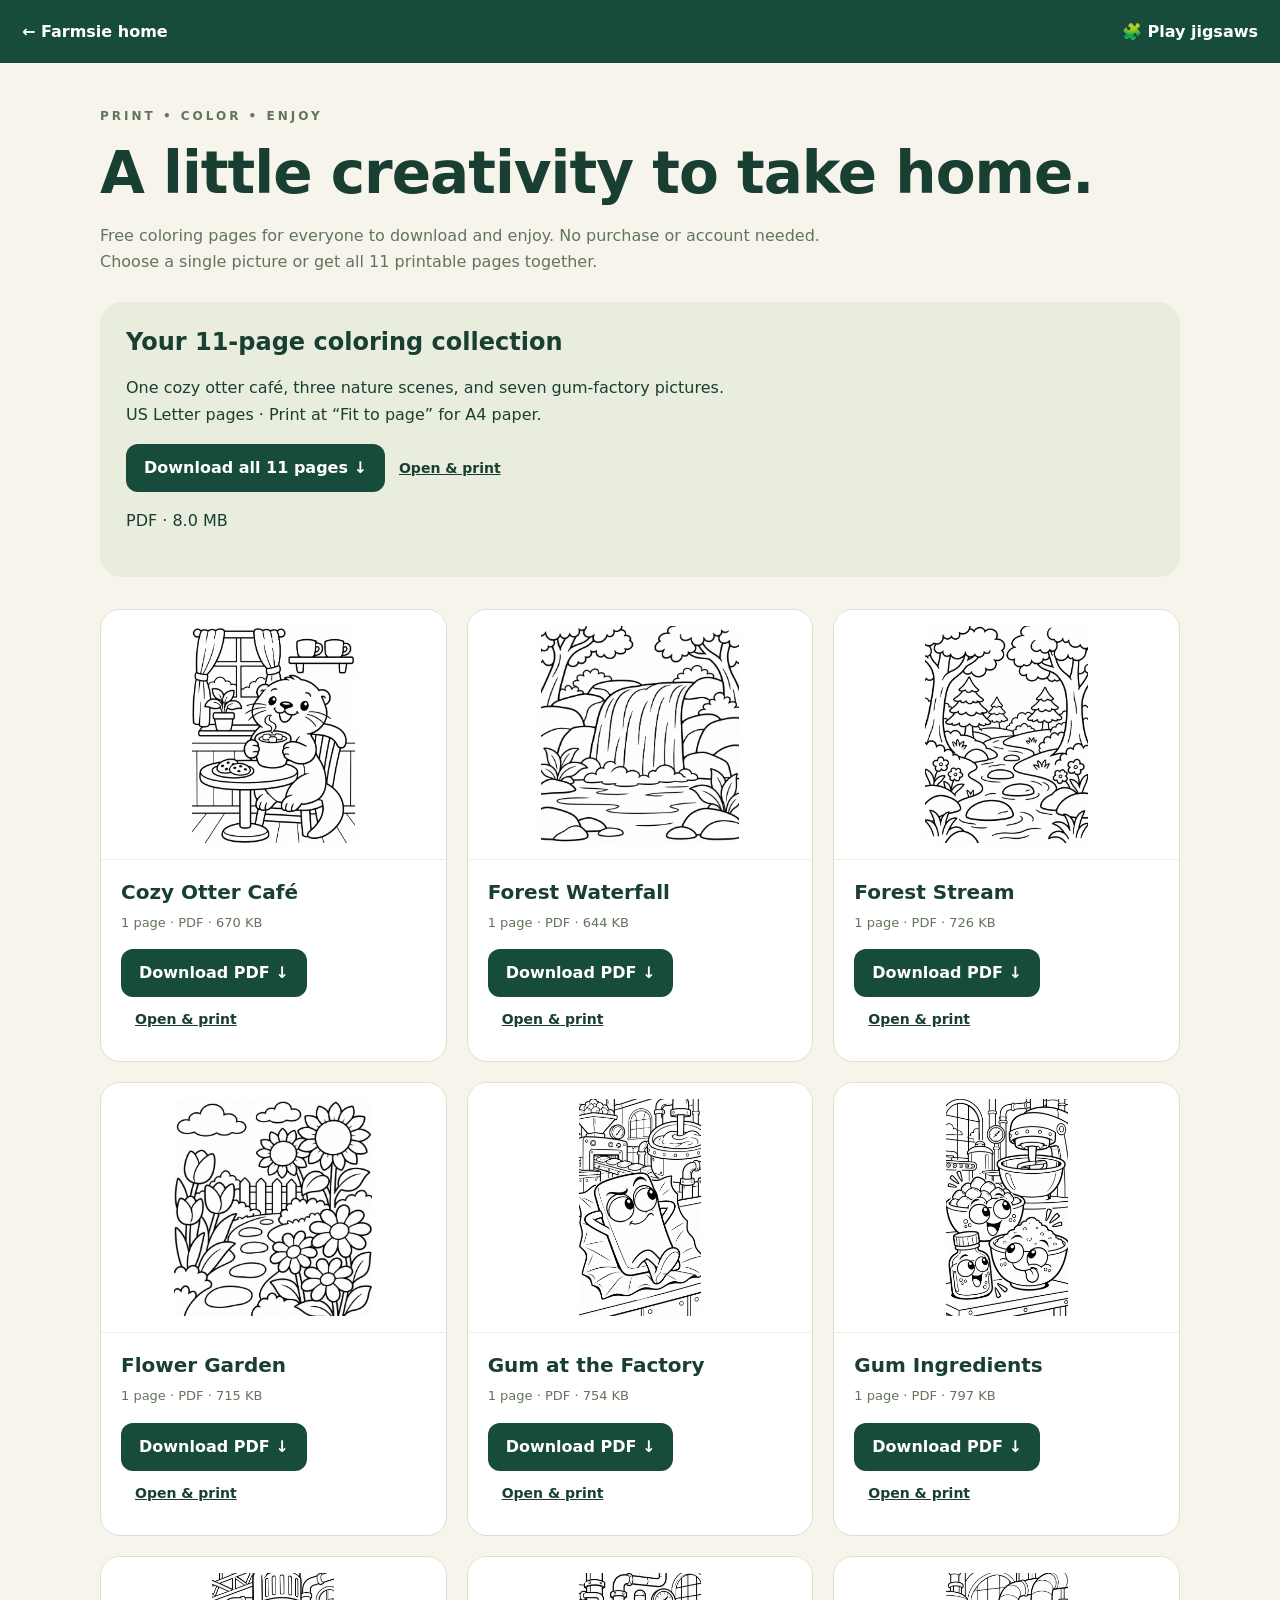
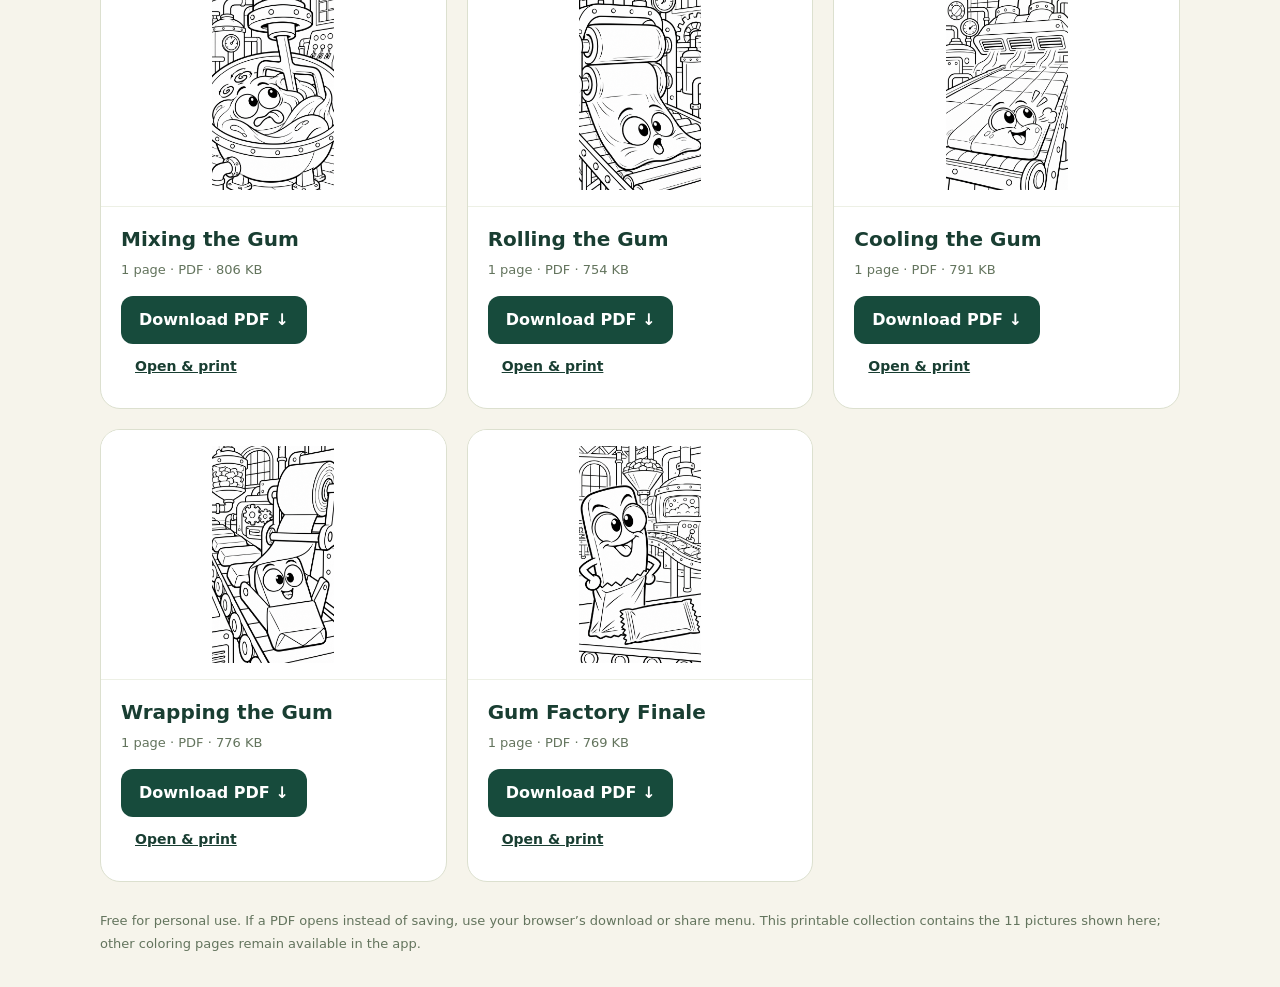
<file: printables.html>
<!doctype html><html lang="en"><head><meta charset="utf-8"><meta name="viewport" content="width=device-width,initial-scale=1"><meta name="theme-color" content="#174b3c"><title>Free Coloring PDFs · Farmsie</title><style>*{box-sizing:border-box}body{margin:0;background:#f6f4eb;color:#193e32;font:16px system-ui,sans-serif}header{background:#174b3c;padding:22px;color:white;display:flex;justify-content:space-between;gap:20px}a{color:inherit}header a{text-decoration:none;font-weight:750}main{max-width:1120px;margin:auto;padding:32px 20px}.eyebrow{letter-spacing:3px;font-size:12px;font-weight:800;color:#63745d}h1{font-size:clamp(36px,6vw,58px);letter-spacing:-1px;margin:10px 0}p{line-height:1.65}.intro{max-width:720px;color:#63745d}.bundle{padding:26px;border-radius:22px;background:#e8eddd;margin:26px 0 32px}.bundle h2{margin-top:0}.download{display:inline-block;background:#174b3c;color:white;text-decoration:none;padding:14px 18px;border-radius:12px;font-weight:750;min-height:48px}.open{display:inline-block;padding:14px;font-weight:650;font-size:14px}a:focus-visible{outline:3px solid #bb7510;outline-offset:4px}.grid{display:grid;grid-template-columns:repeat(3,minmax(0,1fr));gap:20px}article{background:white;border:1px solid #dce0cf;border-radius:20px;overflow:hidden}article img{width:100%;height:250px;object-fit:contain;display:block;background:white;padding:16px;border-bottom:1px solid #edf0e5}article>div{padding:20px}article h2{font-size:20px;margin:0}article p{font-size:13px;color:#63745d;margin:8px 0 16px}footer{font-size:13px;color:#63745d;margin-top:28px;line-height:1.7}@media(max-width:850px){.grid{grid-template-columns:repeat(2,minmax(0,1fr))}}@media(max-width:500px){.grid{grid-template-columns:1fr}header{font-size:14px}main{padding:24px 16px}.bundle{padding:20px}}</style></head><body><header><a href="index.html">← Farmsie home</a><a href="jigsaw.html?v=2">🧩 Play jigsaws</a></header><main><p class="eyebrow">PRINT • COLOR • ENJOY</p><h1>A little creativity to take home.</h1><p class="intro">Free coloring pages for everyone to download and enjoy. No purchase or account needed. Choose a single picture or get all 11 printable pages together.</p><section class="bundle"><h2>Your 11-page coloring collection</h2><p>One cozy otter café, three nature scenes, and seven gum-factory pictures.<br>US Letter pages · Print at “Fit to page” for A4 paper.</p><a class="download" href="downloads/farmsie-coloring-collection.pdf" download>Download all 11 pages ↓</a><a class="open" href="downloads/farmsie-coloring-collection.pdf" target="_blank" rel="noopener">Open & print</a><p>PDF · 8.0 MB</p></section><div class="grid"><article><img src="animal-otter-cafe.png" alt="Cozy Otter Café coloring page preview" loading="lazy"><div><h2>Cozy Otter Café</h2><p>1 page · PDF · 670 KB</p><a class="download" href="downloads/animal-otter-cafe.pdf" download>Download PDF ↓</a><a class="open" href="downloads/animal-otter-cafe.pdf" target="_blank" rel="noopener">Open & print</a></div></article><article><img src="nature-waterfall.png" alt="Forest Waterfall coloring page preview" loading="lazy"><div><h2>Forest Waterfall</h2><p>1 page · PDF · 644 KB</p><a class="download" href="downloads/nature-waterfall.pdf" download>Download PDF ↓</a><a class="open" href="downloads/nature-waterfall.pdf" target="_blank" rel="noopener">Open & print</a></div></article><article><img src="nature-forest-stream.png" alt="Forest Stream coloring page preview" loading="lazy"><div><h2>Forest Stream</h2><p>1 page · PDF · 726 KB</p><a class="download" href="downloads/nature-forest-stream.pdf" download>Download PDF ↓</a><a class="open" href="downloads/nature-forest-stream.pdf" target="_blank" rel="noopener">Open & print</a></div></article><article><img src="nature-flower-garden.png" alt="Flower Garden coloring page preview" loading="lazy"><div><h2>Flower Garden</h2><p>1 page · PDF · 715 KB</p><a class="download" href="downloads/nature-flower-garden.pdf" download>Download PDF ↓</a><a class="open" href="downloads/nature-flower-garden.pdf" target="_blank" rel="noopener">Open & print</a></div></article><article><img src="gum-01-factory.png" alt="Gum at the Factory coloring page preview" loading="lazy"><div><h2>Gum at the Factory</h2><p>1 page · PDF · 754 KB</p><a class="download" href="downloads/gum-01-factory.pdf" download>Download PDF ↓</a><a class="open" href="downloads/gum-01-factory.pdf" target="_blank" rel="noopener">Open & print</a></div></article><article><img src="gum-02-ingredients.png" alt="Gum Ingredients coloring page preview" loading="lazy"><div><h2>Gum Ingredients</h2><p>1 page · PDF · 797 KB</p><a class="download" href="downloads/gum-02-ingredients.pdf" download>Download PDF ↓</a><a class="open" href="downloads/gum-02-ingredients.pdf" target="_blank" rel="noopener">Open & print</a></div></article><article><img src="gum-03-mixing.png" alt="Mixing the Gum coloring page preview" loading="lazy"><div><h2>Mixing the Gum</h2><p>1 page · PDF · 806 KB</p><a class="download" href="downloads/gum-03-mixing.pdf" download>Download PDF ↓</a><a class="open" href="downloads/gum-03-mixing.pdf" target="_blank" rel="noopener">Open & print</a></div></article><article><img src="gum-04-rolling.png" alt="Rolling the Gum coloring page preview" loading="lazy"><div><h2>Rolling the Gum</h2><p>1 page · PDF · 754 KB</p><a class="download" href="downloads/gum-04-rolling.pdf" download>Download PDF ↓</a><a class="open" href="downloads/gum-04-rolling.pdf" target="_blank" rel="noopener">Open & print</a></div></article><article><img src="gum-05-cooling.png" alt="Cooling the Gum coloring page preview" loading="lazy"><div><h2>Cooling the Gum</h2><p>1 page · PDF · 791 KB</p><a class="download" href="downloads/gum-05-cooling.pdf" download>Download PDF ↓</a><a class="open" href="downloads/gum-05-cooling.pdf" target="_blank" rel="noopener">Open & print</a></div></article><article><img src="gum-06-wrapping.png" alt="Wrapping the Gum coloring page preview" loading="lazy"><div><h2>Wrapping the Gum</h2><p>1 page · PDF · 776 KB</p><a class="download" href="downloads/gum-06-wrapping.pdf" download>Download PDF ↓</a><a class="open" href="downloads/gum-06-wrapping.pdf" target="_blank" rel="noopener">Open & print</a></div></article><article><img src="gum-07-finale.png" alt="Gum Factory Finale coloring page preview" loading="lazy"><div><h2>Gum Factory Finale</h2><p>1 page · PDF · 769 KB</p><a class="download" href="downloads/gum-07-finale.pdf" download>Download PDF ↓</a><a class="open" href="downloads/gum-07-finale.pdf" target="_blank" rel="noopener">Open & print</a></div></article></div><footer>Free for personal use. If a PDF opens instead of saving, use your browser’s download or share menu. This printable collection contains the 11 pictures shown here; other coloring pages remain available in the app.</footer></main></body></html>
</file>
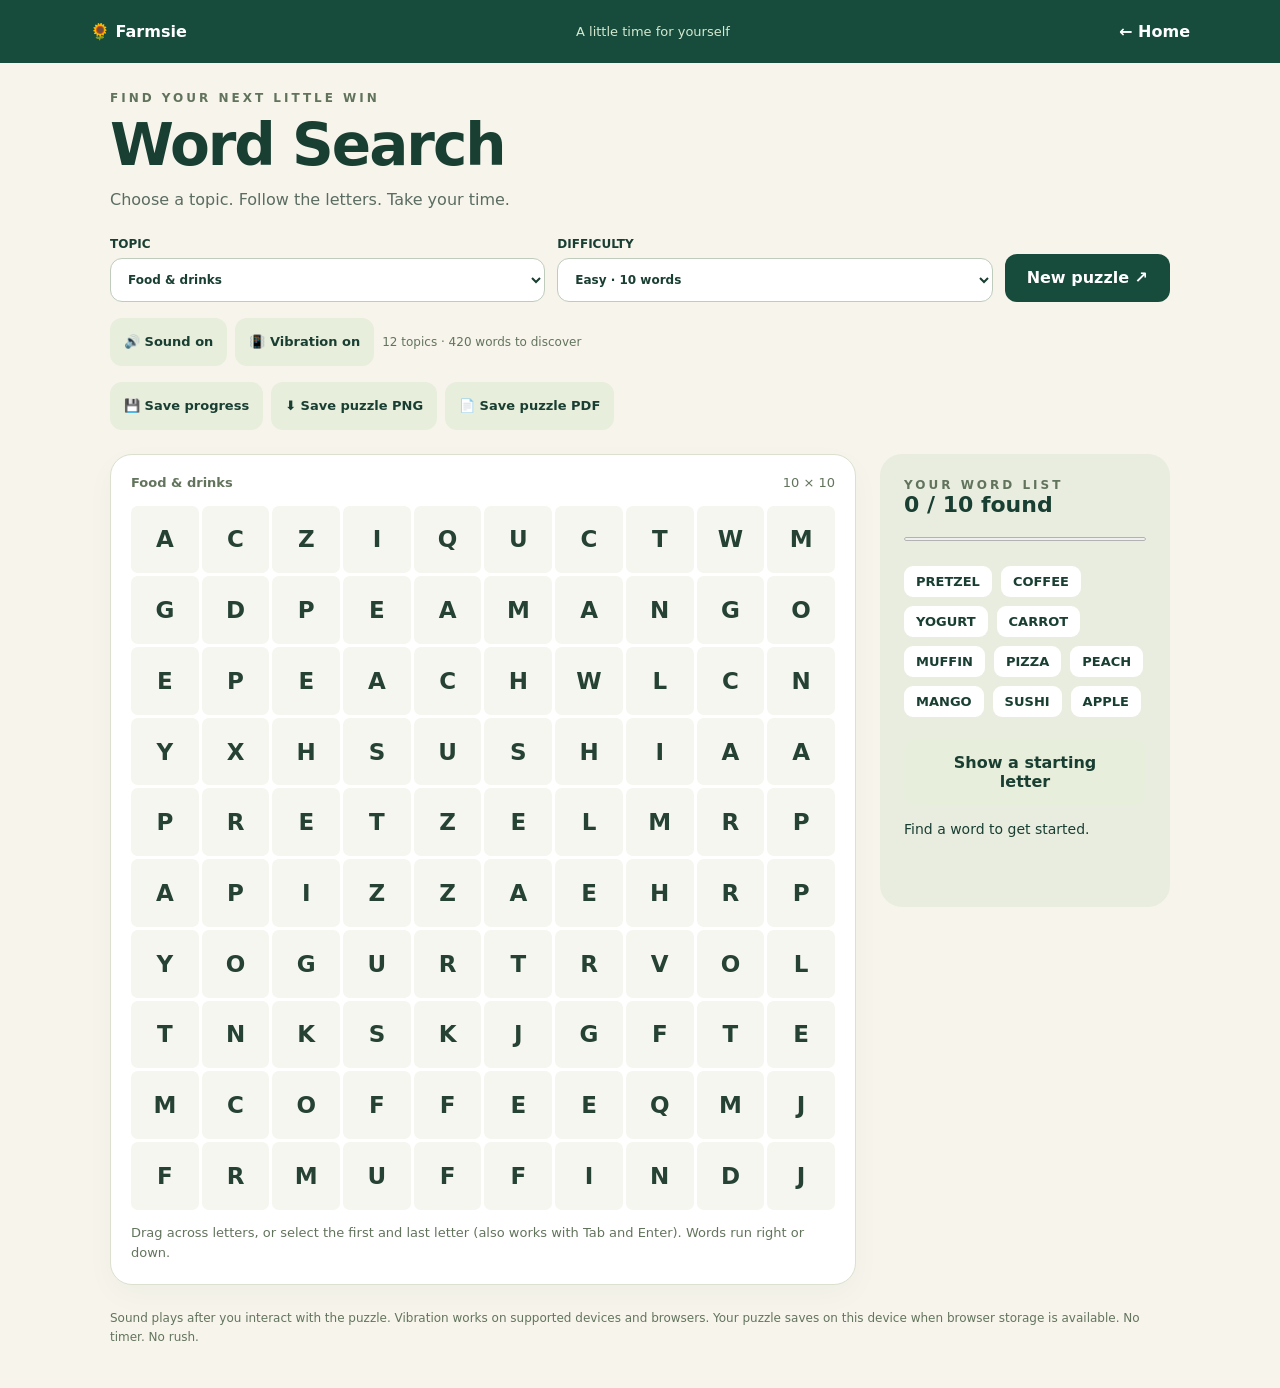
<file: word-search.html>
<!doctype html>
<html lang="en"><head><script>window.FarmsieFiles=(()=>{
 const enc=new TextEncoder();
 function download(blob,name){if(!blob)throw Error('Could not create file');const url=URL.createObjectURL(blob),a=document.createElement('a');a.href=url;a.download=name;document.body.append(a);a.click();a.remove();setTimeout(()=>URL.revokeObjectURL(url),60000);}
 function blob(canvas){return new Promise((resolve,reject)=>{try{canvas.toBlob(b=>b?resolve(b):reject(Error('Could not export picture')),'image/png');}catch(e){reject(e);}});}
 function pdf(canvas){const white=document.createElement('canvas');white.width=canvas.width;white.height=canvas.height;const c=white.getContext('2d');c.fillStyle='#fff';c.fillRect(0,0,white.width,white.height);c.drawImage(canvas,0,0);const binary=atob(white.toDataURL('image/jpeg',.95).split(',')[1]),jpeg=Uint8Array.from(binary,ch=>ch.charCodeAt(0));const scale=Math.min(540/canvas.width,720/canvas.height),w=canvas.width*scale,h=canvas.height*scale,cmd=`q ${w} 0 0 ${h} ${(612-w)/2} ${(792-h)/2} cm /Im0 Do Q`;const parts=[],offsets=[0];let size=0;const add=x=>{const b=typeof x==='string'?enc.encode(x):x;parts.push(b);size+=b.length;};add('%PDF-1.4\n');const object=(id,body)=>{offsets[id]=size;add(`${id} 0 obj\n${body}\nendobj\n`);};object(1,'<< /Type /Catalog /Pages 2 0 R >>');object(2,'<< /Type /Pages /Kids [3 0 R] /Count 1 >>');object(3,'<< /Type /Page /Parent 2 0 R /MediaBox [0 0 612 792] /Resources << /XObject << /Im0 4 0 R >> >> /Contents 5 0 R >>');offsets[4]=size;add(`4 0 obj\n<< /Type /XObject /Subtype /Image /Width ${canvas.width} /Height ${canvas.height} /ColorSpace /DeviceRGB /BitsPerComponent 8 /Filter /DCTDecode /Length ${jpeg.length} >>\nstream\n`);add(jpeg);add('\nendstream\nendobj\n');object(5,`<< /Length ${enc.encode(cmd).length} >>\nstream\n${cmd}\nendstream`);const xref=size;add('xref\n0 6\n0000000000 65535 f \n');for(let i=1;i<6;i++)add(String(offsets[i]).padStart(10,'0')+' 00000 n \n');add(`trailer\n<< /Size 6 /Root 1 0 R >>\nstartxref\n${xref}\n%%EOF`);return new Blob(parts,{type:'application/pdf'});}
 function db(){return new Promise((resolve,reject)=>{const r=indexedDB.open('farmsie-user-images',1);r.onupgradeneeded=()=>r.result.createObjectStore('images');r.onsuccess=()=>resolve(r.result);r.onerror=()=>reject(r.error);});}
 async function put(key,value){const d=await db();try{return await new Promise((resolve,reject)=>{const t=d.transaction('images','readwrite');t.objectStore('images').put(value,key);t.oncomplete=resolve;t.onerror=()=>reject(t.error);t.onabort=()=>reject(t.error);});}finally{d.close();}}
 async function get(key){const d=await db();try{return await new Promise((resolve,reject)=>{const t=d.transaction('images'),r=t.objectStore('images').get(key);r.onsuccess=()=>resolve(r.result);r.onerror=()=>reject(r.error);});}finally{d.close();}}
 async function send(canvas){const b=await blob(canvas);await put('custom',b);location.href='jigsaw.html?from=artwork';}
 return {download,blob,pdf,put,get,send};
})();
</script><meta charset="utf-8"><meta name="viewport" content="width=device-width,initial-scale=1"><meta name="theme-color" content="#174b3c"><title>Word Search · Farmsie</title>
<style>
*{box-sizing:border-box}body{margin:0;background:#f6f4eb;color:#193e32;font:16px system-ui,sans-serif}header{background:#174b3c;color:#fff;padding:22px max(20px,calc((100% - 1100px)/2));display:flex;align-items:center;justify-content:space-between}header a{color:inherit;text-decoration:none;font-weight:800}header span{font-size:13px;color:#d4e9d0}main{max-width:1100px;margin:auto;padding:28px 20px}h1{font-size:clamp(36px,6vw,58px);letter-spacing:-2px;margin:6px 0}p{line-height:1.6}.eyebrow{text-transform:uppercase;letter-spacing:3px;font-size:12px;font-weight:800;color:#62735c}.intro{margin:8px 0 24px;color:#5b6c61}.controls{display:flex;gap:12px;flex-wrap:wrap;align-items:end;margin-bottom:24px}label{font-size:12px;font-weight:800;display:grid;gap:7px;flex:1;min-width:120px}select,button{font:inherit}select{width:100%;padding:13px;background:#fff;border:1px solid #bfcbbd;border-radius:12px;color:#193e32}button{cursor:pointer}button:focus-visible,a:focus-visible,select:focus-visible{outline:3px solid #cb8111;outline-offset:3px}.primary,.secondary{border:0;border-radius:12px;padding:14px 22px;font-weight:750;min-height:48px}.primary{background:#174b3c;color:white}.secondary{background:#e8eedc;color:#193e32}.layout{display:grid;grid-template-columns:minmax(0,1fr) 290px;gap:24px;align-items:start}.board-wrap{background:#fff;border:1px solid #dce0cf;border-radius:22px;padding:20px;box-shadow:0 10px 30px #183e3208}.board-top{display:flex;justify-content:space-between;font-size:13px;margin-bottom:16px;color:#63745d}#grid{display:grid;grid-template-columns:repeat(var(--n),1fr);touch-action:none;user-select:none;gap:3px}#grid button{aspect-ratio:1;border:0;border-radius:7px;background:#f5f6ef;color:#254235;padding:0;font-size:clamp(13px,2.8vw,23px);font-weight:700;min-width:0}#grid .found{background:#d0e7be}#grid .selected{background:#efc85e;color:#233923}#grid .hint{box-shadow:inset 0 0 0 3px #c78118}aside{background:#e9eddf;border-radius:22px;padding:24px}aside h2{margin:0 0 8px;font-size:22px}#words{list-style:none;padding:0;display:flex;flex-wrap:wrap;gap:9px;margin:22px 0}#words li{background:#fff;padding:8px 12px;border-radius:9px;font-size:13px;font-weight:700}#words .done{text-decoration:line-through;color:#5e7458;background:#d4e2c7}progress{width:100%;height:8px;accent-color:#376b42}#status{min-height:50px;font-size:14px;line-height:1.5}#celebration{background:#f5d879;border-radius:14px;padding:18px;margin:0 0 20px}#celebration[hidden]{display:none}.instructions{font-size:13px;color:#63745d;margin-bottom:0}.footer{font-size:12px;color:#63745d;margin-top:24px}@media(max-width:720px){main{padding:24px 12px}.layout{grid-template-columns:1fr;gap:16px}.board-wrap{padding:12px}aside{padding:20px}#grid{gap:2px}#grid button{border-radius:4px;font-size:clamp(12px,3.5vw,20px)}header{padding:18px}header span{display:none}.controls{gap:8px}.controls .primary{width:100%}}
.feedback-controls{display:flex;flex-wrap:wrap;gap:8px;align-items:center;margin:-8px 0 24px}.feedback-controls button{font-size:13px;padding:10px 14px}.feedback-controls span{font-size:12px;color:#63745d}#grid button.pop{animation:wordpop .5s ease}#status.cheer{color:#174b3c;font-weight:800}#celebration{animation:celebrate .65s ease}@keyframes wordpop{50%{transform:scale(1.12);background:#edce68}}@keyframes celebrate{50%{transform:scale(1.025)}}@media(prefers-reduced-motion:reduce){#grid button.pop,#celebration{animation:none}}@media(max-width:420px){#grid button{font-size:clamp(11px,3.3vw,17px)}}
</style></head><body><header><a href="index.html">🌻 Farmsie</a><span>A little time for yourself</span><a href="index.html">← Home</a></header><main><div class="eyebrow">Find your next little win</div><h1>Word Search</h1><p class="intro">Choose a topic. Follow the letters. Take your time.</p><div class="controls"><label>TOPIC<select id="topic"><option value="food">Food & drinks</option><option value="travel">Around the world</option><option value="sports">Sports & games</option><option value="space">Outer space</option><option value="everyday">Everyday life</option><option value="animals">Animals</option><option value="nature">Nature & weather</option><option value="music">Music</option><option value="movies">Movies & cinema</option><option value="jobs">Jobs & careers</option><option value="tech">Technology</option><option value="transport">Transportation</option></select></label><label>DIFFICULTY<select id="level"><option value="easy">Easy · 10 words</option><option value="medium">Medium · 15 words</option><option value="hard">Hard · 20 words</option><option value="expert">Expert · 30 words</option></select></label><button id="new" class="primary">New puzzle ↗</button></div><div class="feedback-controls"><button id="sound" class="secondary" aria-pressed="true">🔊 Sound on</button><button id="vibration" class="secondary" aria-pressed="true">📳 Vibration on</button><span id="library-size">12 topics · 420 words to discover</span></div><div class="feedback-controls"><button id="ws-save" class="secondary">💾 Save progress</button><button id="ws-png" class="secondary">⬇ Save puzzle PNG</button><button id="ws-pdf" class="secondary">📄 Save puzzle PDF</button></div><div id="celebration" role="status" hidden>🎉 <strong>You found every word!</strong> Ready for another? Choose New puzzle above.</div><div class="layout"><section class="board-wrap" aria-label="Word search puzzle"><div class="board-top"><strong id="board-title"></strong><span id="size"></span></div><div id="grid" aria-label="Letter grid"></div><p class="instructions" id="directions"></p></section><aside><div class="eyebrow">Your word list</div><h2 id="count">0 words found</h2><progress id="progress" value="0" max="6"></progress><ul id="words"></ul><button id="hint" class="secondary">Show a starting letter</button><p id="status" role="status" aria-live="polite">Drag across a word, or tap its first and last letters.</p></aside></div><p class="footer">Sound plays after you interact with the puzzle. Vibration works on supported devices and browsers. Your puzzle saves on this device when browser storage is available. No timer. No rush.</p></main>
<script>
'use strict';
const banks={"food": ["TACO", "PIZZA", "PASTA", "BREAD", "MANGO", "COCOA", "COFFEE", "COOKIE", "LEMON", "SALAD", "CHEESE", "WAFFLE", "APPLE", "BANANA", "ORANGE", "GRAPE", "PEACH", "CHERRY", "MELON", "CARROT", "POTATO", "TOMATO", "ONION", "PEPPER", "RICE", "SOUP", "SUSHI", "BURGER", "HONEY", "BUTTER", "MUFFIN", "PANCAKE", "PRETZEL", "YOGURT", "AVOCADO"], "travel": ["MEXICO", "PARIS", "TOKYO", "ROME", "PERU", "CANADA", "SPAIN", "ITALY", "BRAZIL", "CHILE", "EGYPT", "CUBA", "FRANCE", "JAPAN", "INDIA", "CHINA", "GREECE", "KENYA", "NEPAL", "LONDON", "MADRID", "SYDNEY", "BERLIN", "CAIRO", "LIMA", "SEOUL", "DUBLIN", "OSLO", "HAVANA", "LISBON", "VENICE", "DALLAS", "MIAMI", "BOSTON", "SEATTLE"], "sports": ["SOCCER", "TENNIS", "GOLF", "RUGBY", "HOCKEY", "BOXING", "RACING", "SKIING", "CHESS", "DARTS", "KARATE", "SURF", "BASEBALL", "FOOTBALL", "SWIMMING", "CYCLING", "RUNNING", "ARCHERY", "FENCING", "JUDO", "CRICKET", "POLO", "BOWLING", "SKATING", "DIVING", "ROWING", "SAILING", "HIKING", "DANCE", "YOGA", "SPRINT", "RELAY", "MEDAL", "COACH", "TEAM"], "space": ["MOON", "STAR", "MARS", "COMET", "ORBIT", "VENUS", "SATURN", "ROCKET", "GALAXY", "PLANET", "NEBULA", "METEOR", "SUN", "EARTH", "JUPITER", "URANUS", "NEPTUNE", "PLUTO", "ASTEROID", "COSMOS", "GRAVITY", "ECLIPSE", "SOLAR", "LUNAR", "CRATER", "NOVA", "QUASAR", "PULSAR", "AURORA", "ZODIAC", "MERCURY", "SHUTTLE", "LANDER", "ROVER", "VACUUM"], "everyday": ["MUSIC", "PHONE", "CHAIR", "CLOCK", "BOOK", "SHOES", "TABLE", "PENCIL", "WINDOW", "GARDEN", "RADIO", "PILLOW", "BLANKET", "MIRROR", "KITCHEN", "BEDROOM", "SHOWER", "TOWEL", "BASKET", "LAUNDRY", "SOAP", "BRUSH", "COMB", "PLATE", "SPOON", "FORK", "KNIFE", "CUP", "BOTTLE", "KEY", "WALLET", "JACKET", "SOCKS", "DOOR", "LAMP"], "animals": ["OTTER", "TIGER", "LION", "BEAR", "PANDA", "ZEBRA", "GIRAFFE", "ELEPHANT", "MONKEY", "GORILLA", "RABBIT", "FOX", "WOLF", "DEER", "MOOSE", "HORSE", "DONKEY", "SHEEP", "GOAT", "COW", "PIG", "DOG", "CAT", "HAMSTER", "DOLPHIN", "WHALE", "SHARK", "TURTLE", "PENGUIN", "EAGLE", "OWL", "PARROT", "FROG", "LIZARD", "SNAKE"], "nature": ["FOREST", "RIVER", "OCEAN", "LAKE", "STREAM", "DESERT", "VALLEY", "MOUNTAIN", "ISLAND", "BEACH", "MEADOW", "CANYON", "CAVE", "VOLCANO", "FLOWER", "PETAL", "LEAF", "BRANCH", "ROOT", "SEED", "TREE", "MOSS", "FERN", "GRASS", "CACTUS", "CLOUD", "RAIN", "SNOW", "WIND", "STORM", "THUNDER", "RAINBOW", "SUNRISE", "SUNSET", "WATER"], "music": ["GUITAR", "PIANO", "DRUMS", "VIOLIN", "FLUTE", "TRUMPET", "HARP", "CELLO", "BANJO", "UKULELE", "ORGAN", "BASS", "SINGER", "CHORUS", "MELODY", "RHYTHM", "TEMPO", "HARMONY", "LYRICS", "CHORD", "NOTE", "SCALE", "VERSE", "BRIDGE", "ALBUM", "CONCERT", "STAGE", "JAZZ", "BLUES", "ROCK", "POP", "SALSA", "OPERA", "FOLK", "BALLET"], "movies": ["ACTOR", "ACTRESS", "DIRECTOR", "CAMERA", "SCENE", "SCRIPT", "CINEMA", "SCREEN", "FILM", "POPCORN", "TICKET", "COMEDY", "DRAMA", "HORROR", "FANTASY", "WESTERN", "ACTION", "MYSTERY", "ROMANCE", "MUSICAL", "HERO", "VILLAIN", "SEQUEL", "PREQUEL", "TRAILER", "CREDITS", "COSTUME", "MAKEUP", "STUNT", "EDITOR", "STUDIO", "DIALOGUE", "CAST", "AWARD", "ANIME"], "jobs": ["TEACHER", "DOCTOR", "NURSE", "DENTIST", "CHEF", "BAKER", "FARMER", "DRIVER", "PILOT", "ARTIST", "WRITER", "ACTOR", "SINGER", "DANCER", "LAWYER", "JUDGE", "CLERK", "CASHIER", "PLUMBER", "BUILDER", "ENGINEER", "MECHANIC", "DESIGNER", "SCIENTIST", "BARBER", "TAILOR", "FLORIST", "SOLDIER", "SAILOR", "MINER", "GUARD", "COACH", "VET", "JANITOR", "WAITER"], "tech": ["COMPUTER", "LAPTOP", "TABLET", "PHONE", "SCREEN", "MOUSE", "KEYBOARD", "PRINTER", "SPEAKER", "CAMERA", "ROBOT", "DRONE", "SENSOR", "BATTERY", "CHARGER", "CABLE", "ROUTER", "MODEM", "WIFI", "NETWORK", "WEBSITE", "BROWSER", "SOFTWARE", "HARDWARE", "CODE", "PIXEL", "FILE", "FOLDER", "MEMORY", "CHIP", "SERVER", "EMAIL", "APP", "DATA", "LASER"], "transport": ["CAR", "BUS", "TRAIN", "TRUCK", "BICYCLE", "SCOOTER", "AIRPLANE", "HELICOPTER", "BOAT", "SHIP", "FERRY", "CANOE", "KAYAK", "YACHT", "SUBWAY", "TRAM", "TAXI", "VAN", "TRACTOR", "TRAILER", "TROLLEY", "GLIDER", "BALLOON", "ROCKET", "SLED", "SKATES", "WHEEL", "ENGINE", "BRAKE", "PEDAL", "SAIL", "RAIL", "ROAD", "BRIDGE", "TUNNEL"]};
const configs={easy:{n:10,count:10,dirs:[[0,1],[1,0]]},medium:{n:12,count:15,dirs:[[0,1],[1,0],[1,1],[-1,1]]},hard:{n:15,count:20,dirs:[[0,1],[1,0],[1,1],[-1,1],[0,-1],[-1,0],[-1,-1],[1,-1]]}};
configs.expert={n:20,count:30,dirs:configs.hard.dirs};
const $=id=>document.getElementById(id),key='farmsie-word-search-v2';let state,start=null,selection=[],drag=null,hintCell=null;
let audioContext=null;
const prefs={sound:true,vibration:true};
try{const saved=JSON.parse(localStorage.getItem('farmsie-word-feedback'));if(saved){prefs.sound=saved.sound!==false;prefs.vibration=saved.vibration!==false}}catch{}
function showPrefs(){for(const name of ['sound','vibration']){$(name).setAttribute('aria-pressed',String(prefs[name]));$(name).textContent=(name==='sound'?(prefs[name]?'🔊 Sound on':'🔇 Sound off'):(prefs[name]?'📳 Vibration on':'Vibration off'))}}
function savePrefs(){try{localStorage.setItem('farmsie-word-feedback',JSON.stringify(prefs))}catch{}showPrefs()}
function unlockAudio(){if(!prefs.sound)return;try{const Audio=window.AudioContext||window.webkitAudioContext;if(!Audio)return;if(!audioContext)audioContext=new Audio();if(audioContext.state==='suspended')audioContext.resume().catch(()=>{})}catch{}}
function feedback(cells,complete){
 if(prefs.vibration&&typeof navigator.vibrate==='function'){try{navigator.vibrate(complete?[60,50,60,50,120]:[35,25,55])}catch{}}
 if(prefs.sound){unlockAudio();try{if(audioContext){const notes=complete?[523.25,659.25,783.99,1046.5]:[659.25,880];notes.forEach((frequency,i)=>{const t=audioContext.currentTime+i*.12,osc=audioContext.createOscillator(),gain=audioContext.createGain();osc.type='sine';osc.frequency.value=frequency;gain.gain.setValueAtTime(0,t);gain.gain.linearRampToValueAtTime(.12,t+.015);gain.gain.exponentialRampToValueAtTime(.001,t+.22);osc.connect(gain);gain.connect(audioContext.destination);osc.start(t);osc.stop(t+.24);osc.onended=()=>{osc.disconnect();gain.disconnect()}})}}catch{}}
 const nodes=cells.map(i=>$('grid').children[i]);nodes.forEach(b=>b.classList.add('pop'));setTimeout(()=>nodes.forEach(b=>b.classList.remove('pop')),550);
}
for(const name of ['sound','vibration'])$(name).onclick=()=>{prefs[name]=!prefs[name];savePrefs();if(name==='sound'&&prefs.sound)unlockAudio()};
showPrefs();
const shuffle=a=>{a=[...a];for(let i=a.length-1;i>0;i--){const j=Math.floor(Math.random()*(i+1));[a[i],a[j]]=[a[j],a[i]]}return a};
function generate(topic,level){const cfg=configs[level];for(let attempt=0;attempt<100;attempt++){const letters=Array(cfg.n*cfg.n).fill(''),placed=[];const words=shuffle(banks[topic].filter(w=>w.length<=cfg.n)).slice(0,cfg.count).sort((a,b)=>b.length-a.length);for(const word of words){const spots=[];for(let r=0;r<cfg.n;r++)for(let c=0;c<cfg.n;c++)for(const [dr,dc] of cfg.dirs){const er=r+dr*(word.length-1),ec=c+dc*(word.length-1);if(er<0||ec<0||er>=cfg.n||ec>=cfg.n)continue;const cells=[...word].map((_,i)=>(r+dr*i)*cfg.n+c+dc*i);if(cells.every((p,i)=>!letters[p]||letters[p]===word[i]))spots.push(cells)}if(!spots.length)break;const cells=spots[Math.floor(Math.random()*spots.length)];cells.forEach((p,i)=>letters[p]=word[i]);placed.push({word,cells})}if(placed.length===cfg.count)return {topic,level,n:cfg.n,letters:letters.map(c=>c||String.fromCharCode(65+Math.floor(Math.random()*26))),placed,found:[]}}throw Error('Could not make puzzle');}
function save(){try{localStorage.setItem(key,JSON.stringify(state))}catch{}}
function path(a,b){const n=state.n,ar=Math.floor(a/n),ac=a%n,br=Math.floor(b/n),bc=b%n,dr=br-ar,dc=bc-ac;if(dr&&dc&&Math.abs(dr)!==Math.abs(dc))return [];return Array.from({length:Math.max(Math.abs(dr),Math.abs(dc))+1},(_,i)=>(ar+Math.sign(dr)*i)*n+ac+Math.sign(dc)*i)}
function paint(){const foundCells=new Set(state.placed.filter(p=>state.found.includes(p.word)).flatMap(p=>p.cells));[...$('grid').children].forEach((b,i)=>{b.classList.toggle('found',foundCells.has(i));b.classList.toggle('selected',selection.includes(i));b.classList.toggle('hint',hintCell===i);b.setAttribute('aria-pressed',String(selection.includes(i)))})}
function progress(){const count=state.found.length;$('count').textContent=count+' / '+state.placed.length+' found';$('progress').max=state.placed.length;$('progress').value=count;[...$('words').children].forEach(li=>li.classList.toggle('done',state.found.includes(li.textContent)));$('celebration').hidden=count!==state.placed.length;$('hint').disabled=count===state.placed.length;paint()}
function render(){start=null;selection=[];drag=null;hintCell=null;$('topic').value=state.topic;$('level').value=state.level;$('board-title').textContent=$('topic').selectedOptions[0].textContent;$('size').textContent=state.n+' × '+state.n;$('grid').style.setProperty('--n',state.n);$('grid').replaceChildren(...state.letters.map((letter,i)=>{const b=document.createElement('button');b.type='button';b.textContent=letter;b.dataset.cell=i;b.setAttribute('aria-label',letter+', row '+(Math.floor(i/state.n)+1)+', column '+(i%state.n+1));b.addEventListener('click',e=>{if(e.detail===0)tap(i)});return b}));$('words').replaceChildren(...state.placed.map(p=>{const li=document.createElement('li');li.textContent=p.word;return li}));$('directions').textContent='Drag across letters, or select the first and last letter (also works with Tab and Enter). '+({easy:'Words run right or down.',medium:'Words run right, down, or diagonally to the right.',hard:'Words can run in all eight directions, including backward.',expert:'Find 30 words in all eight directions, including backward.'}[state.level]);$('status').textContent='Find a word to get started.';progress()}
function submit(cells){const text=cells.map(i=>state.letters[i]).join('');const p=state.placed.find(p=>p.word===text||p.word===[...text].reverse().join(''));if(p){if(state.found.includes(p.word))$('status').textContent=p.word+' is already found.';else{state.found.push(p.word);hintCell=null;const complete=state.found.length===state.placed.length;$('status').textContent=complete?'🎉 Perfect! You found every word!':'✨ '+p.word+' found! '+(state.placed.length-state.found.length)+' to go.';feedback(cells,complete);save()}}else $('status').textContent='Try again—select a straight line from the first letter to the last.';start=null;selection=[];progress()}
function tap(i){unlockAudio();if(start===null){start=i;selection=[i];$('status').textContent='Now select the last letter.';paint()}else submit(path(start,i))}
function cellAt(e){const b=document.elementFromPoint(e.clientX,e.clientY)?.closest('[data-cell]');return b&&$('grid').contains(b)?Number(b.dataset.cell):null}
$('grid').addEventListener('pointerdown',e=>{if(e.button!==0)return;unlockAudio();const i=cellAt(e);if(i===null)return;drag={id:e.pointerId,first:i,last:i,moved:false};$('grid').setPointerCapture(e.pointerId)});
$('grid').addEventListener('pointermove',e=>{if(!drag||drag.id!==e.pointerId)return;const i=cellAt(e);if(i===null)return;if(i!==drag.first)drag.moved=true;drag.last=i;if(drag.moved){selection=path(drag.first,i);paint()}});
$('grid').addEventListener('pointerup',e=>{if(!drag||drag.id!==e.pointerId)return;const d=drag;drag=null;if(cellAt(e)===null){selection=[];start=null;paint();return}if(d.moved)submit(path(d.first,cellAt(e)));else tap(d.first)});
$('grid').addEventListener('pointercancel',()=>{drag=null;start=null;selection=[];paint()});
$('grid').addEventListener('keydown',e=>{if(e.key==='Escape'){start=null;selection=[];paint()}});
function fresh(){try{state=generate($('topic').value,$('level').value);save();render()}catch{$('status').textContent='Please try New puzzle again.'}}
$('new').onclick=fresh;$('topic').onchange=fresh;$('level').onchange=fresh;
$('hint').onclick=()=>{const p=state.placed.find(p=>!state.found.includes(p.word));if(p){hintCell=p.cells[0];$('status').textContent='Look for '+p.word+' starting at the outlined letter.';paint()}};
try{const saved=JSON.parse(localStorage.getItem(key));if(saved&&banks[saved.topic]&&configs[saved.level]&&saved.n===configs[saved.level].n&&saved.letters.length===saved.n**2&&Array.isArray(saved.found)&&saved.placed.length===configs[saved.level].count&&saved.placed.every(p=>banks[saved.topic].includes(p.word)&&p.cells.map(i=>saved.letters[i]).join('')===p.word))state=saved}catch{}
if(!state)state=generate('food','easy');render();save();
</script>
<script>
(() => {
function picture(){const c=document.createElement('canvas');c.width=1200;c.height=Math.max(1550,1340+Math.ceil(state.placed.length/4)*40);const ctx=c.getContext('2d');ctx.fillStyle='white';ctx.fillRect(0,0,c.width,c.height);ctx.fillStyle='#193e32';ctx.font='bold 48px sans-serif';ctx.fillText('Farmsie Word Search',65,80);ctx.font='26px sans-serif';ctx.fillText(document.getElementById('topic').selectedOptions[0].textContent+' • '+state.level,65,125);const side=1050,cell=side/state.n,left=75,top=170;const found=new Set(state.placed.filter(p=>state.found.includes(p.word)).flatMap(p=>p.cells));ctx.textAlign='center';ctx.textBaseline='middle';ctx.font='bold '+Math.round(cell*.5)+'px monospace';state.letters.forEach((letter,i)=>{const x=left+i%state.n*cell,y=top+Math.floor(i/state.n)*cell;ctx.fillStyle=found.has(i)?'#d7eac5':'white';ctx.fillRect(x,y,cell,cell);ctx.strokeStyle='#c8d1c2';ctx.strokeRect(x,y,cell,cell);ctx.fillStyle='#193e32';ctx.fillText(letter,x+cell/2,y+cell/2);});ctx.textAlign='left';ctx.font='bold 23px sans-serif';state.placed.forEach((p,i)=>{ctx.fillStyle=state.found.includes(p.word)?'#477239':'#193e32';ctx.fillText(p.word,75+(i%4)*275,1280+Math.floor(i/4)*40);});ctx.font='20px sans-serif';ctx.fillStyle='#52634e';ctx.fillText('thefirecars.github.io • '+state.found.length+' of '+state.placed.length+' words found',75,c.height-35);return c;}
document.getElementById('ws-save').onclick=()=>{try{localStorage.setItem(key,JSON.stringify(state));document.getElementById('status').textContent='Puzzle and found words saved on this device.';}catch{document.getElementById('status').textContent='Storage is unavailable. Download a PNG or PDF copy instead.';}};
for(const format of ['png','pdf'])document.getElementById('ws-'+format).onclick=async()=>{try{const c=picture();FarmsieFiles.download(format==='pdf'?FarmsieFiles.pdf(c):await FarmsieFiles.blob(c),'Farmsie-Word-Search.'+format);document.getElementById('status').textContent='Download ready. If it opens, use your browser’s download or share menu.';}catch{document.getElementById('status').textContent='Could not download. Try opening Farmsie in your browser.';}};
})();
</script>
</body></html>
</file>
